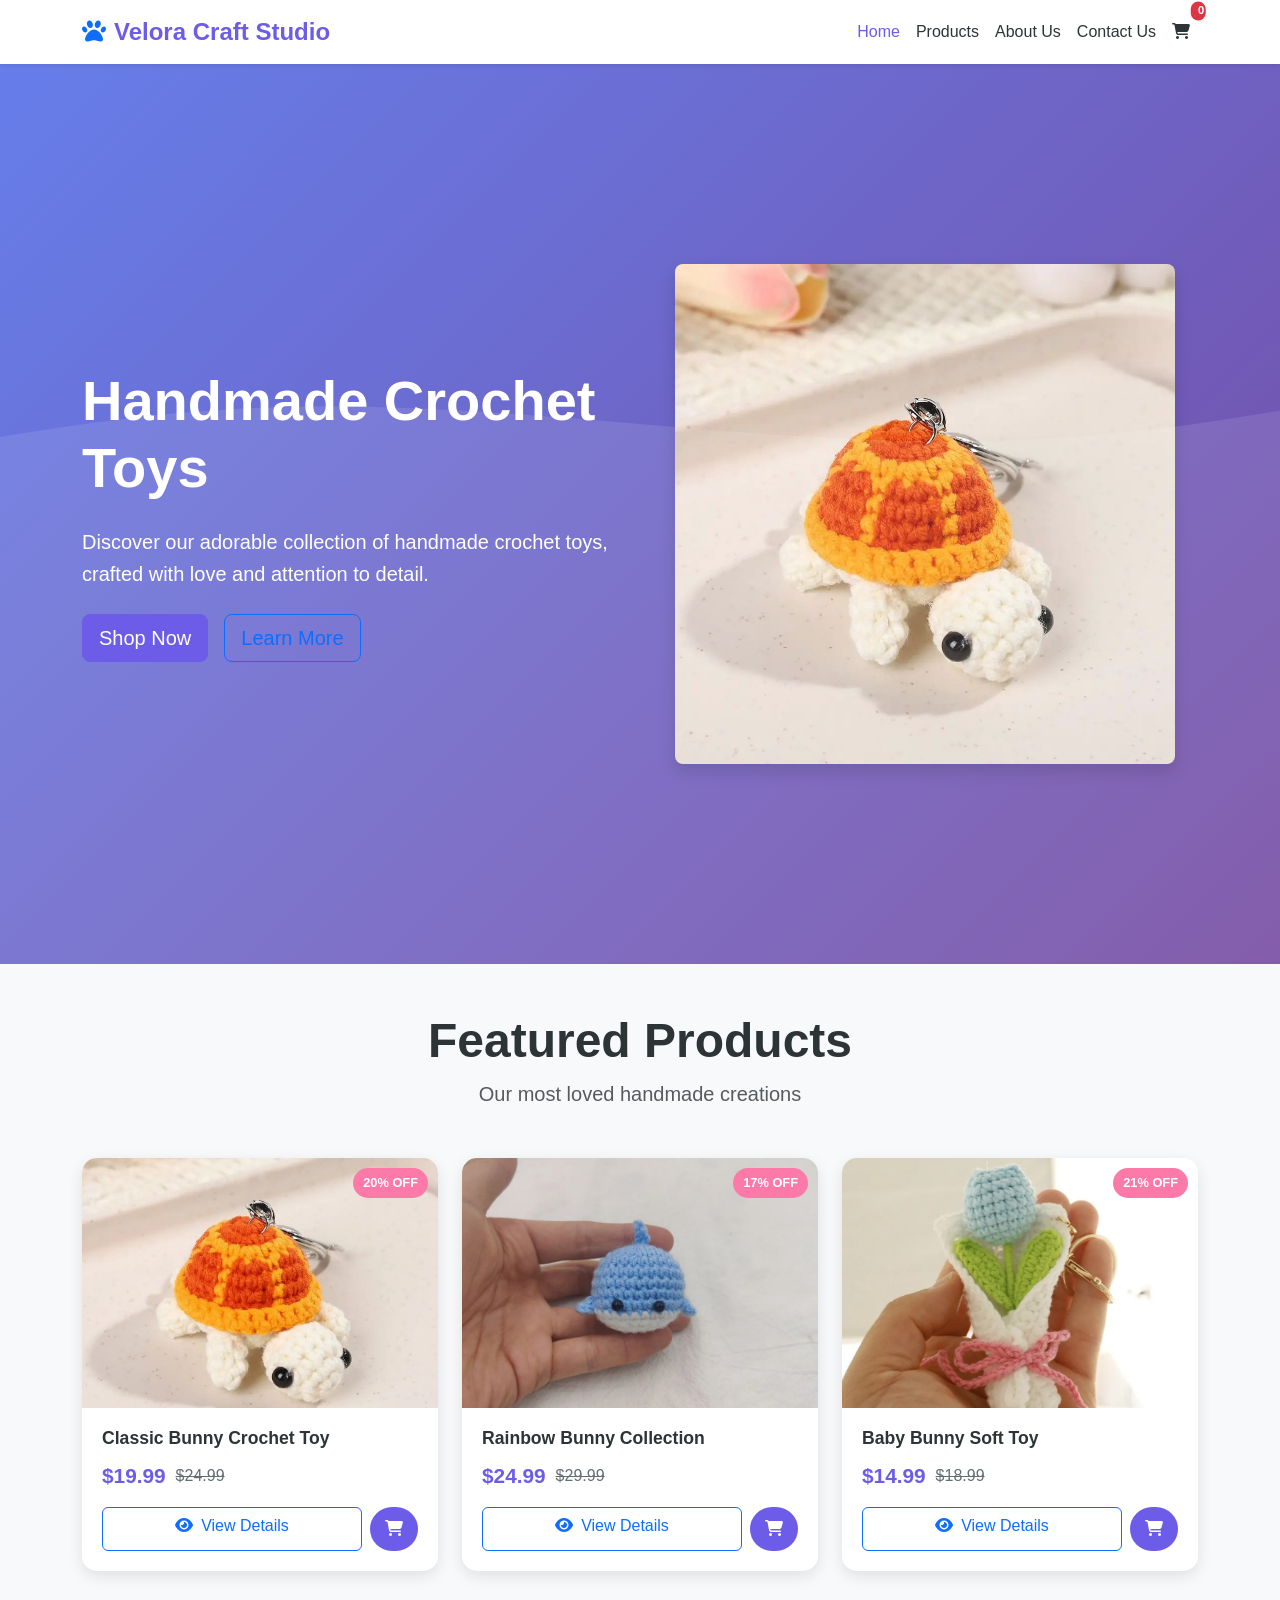
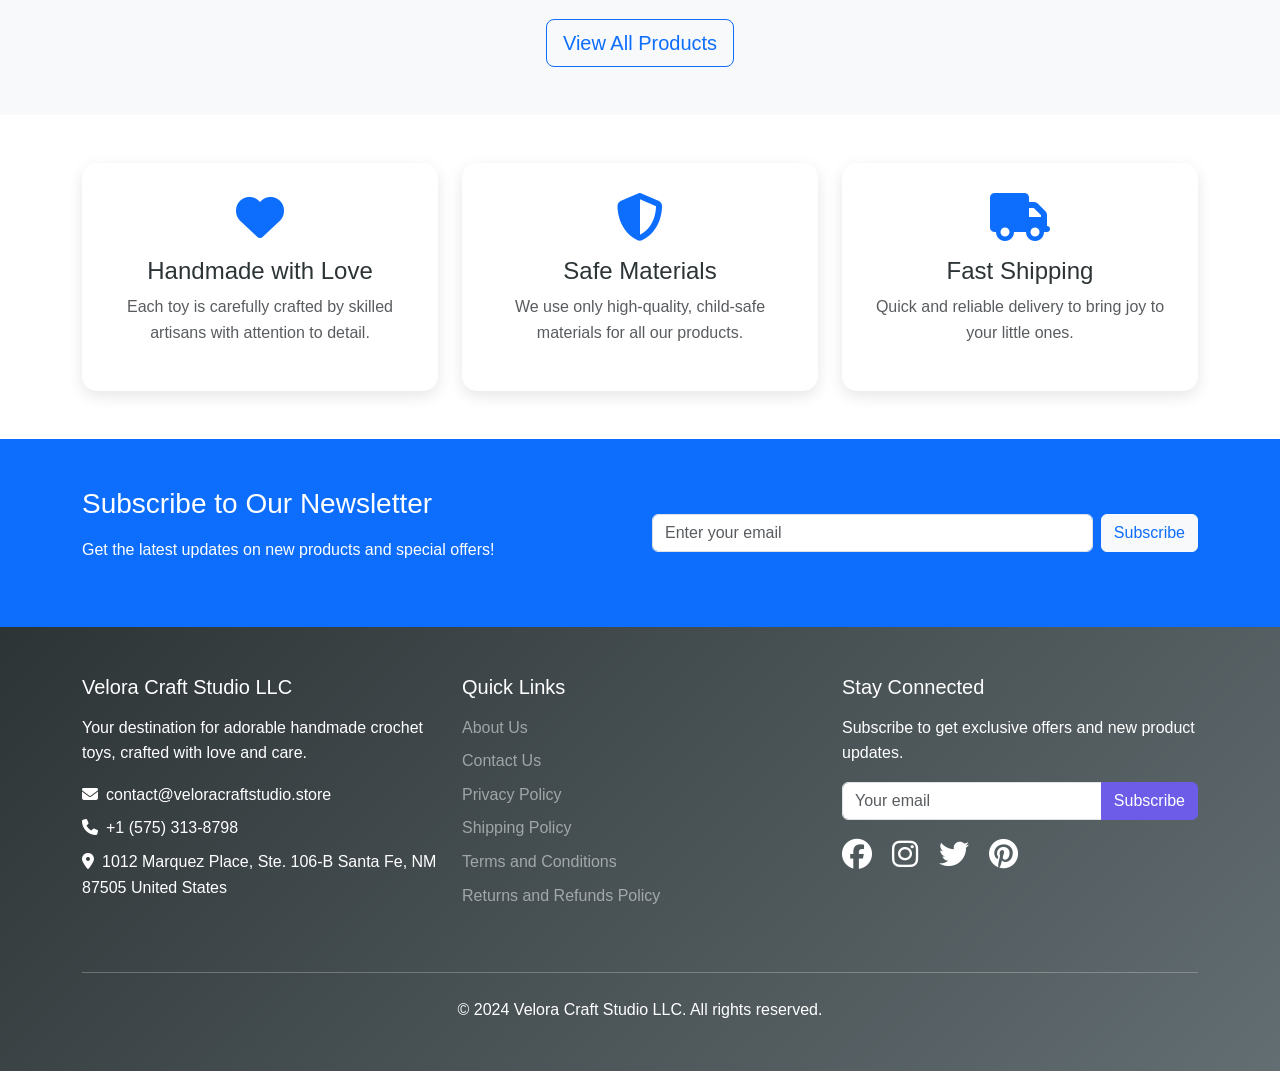
<file: index.html>
<!DOCTYPE html>
<html lang="en">
<head>
    <meta charset="UTF-8">
    <meta name="viewport" content="width=device-width, initial-scale=1.0">
    <title>Velora Craft Studio LLC - Handmade Crochet Toys</title>
    <link href="https://cdn.jsdelivr.net/npm/bootstrap@5.3.0/dist/css/bootstrap.min.css" rel="stylesheet">
    <link rel="stylesheet" href="https://cdnjs.cloudflare.com/ajax/libs/font-awesome/6.4.0/css/all.min.css">
    <link rel="stylesheet" href="styles.css">
</head>
<body>
    <!-- Navigation -->
    <nav class="navbar navbar-expand-lg navbar-light bg-white shadow-sm sticky-top">
        <div class="container">
            <a class="navbar-brand fw-bold" href="index.html">
                <i class="fas fa-paw text-primary me-2"></i>Velora Craft Studio
            </a>
            <button class="navbar-toggler" type="button" data-bs-toggle="collapse" data-bs-target="#navbarNav">
                <span class="navbar-toggler-icon"></span>
            </button>
            <div class="collapse navbar-collapse" id="navbarNav">
                <ul class="navbar-nav ms-auto">
                    <li class="nav-item">
                        <a class="nav-link active" href="index.html">Home</a>
                    </li>
                    <li class="nav-item">
                        <a class="nav-link" href="products.html">Products</a>
                    </li>
                    <li class="nav-item">
                        <a class="nav-link" href="about.html">About Us</a>
                    </li>
                    <li class="nav-item">
                        <a class="nav-link" href="contact.html">Contact Us</a>
                    </li>
                    <li class="nav-item">
                        <a class="nav-link position-relative" href="cart.html">
                            <i class="fas fa-shopping-cart"></i>
                            <span class="position-absolute top-0 start-100 translate-middle badge rounded-pill bg-danger cart-count">
                                0
                            </span>
                        </a>
                    </li>
                </ul>
            </div>
        </div>
    </nav>

    <!-- Hero Section -->
    <section class="hero-section">
        <div class="container">
            <div class="row align-items-center min-vh-100">
                <div class="col-lg-6">
                    <div class="hero-content">
                        <h1 class="display-4 fw-bold mb-4">Handmade Crochet Toys</h1>
                        <p class="lead mb-4">Discover our adorable collection of handmade crochet toys, crafted with love and attention to detail.</p>
                        <div class="d-flex gap-3">
                            <a href="products.html" class="btn btn-primary btn-lg">Shop Now</a>
                            <a href="about.html" class="btn btn-outline-primary btn-lg">Learn More</a>
                        </div>
                    </div>
                </div>
                <div class="col-lg-6">
                    <div class="hero-image text-center">
                        <img src="Products/1/variant-image-1.jpeg" alt="Handmade Crochet Bunny" class="img-fluid rounded-3 shadow">
                    </div>
                </div>
            </div>
        </div>
    </section>

    <!-- Featured Products -->
    <section class="py-5 bg-light">
        <div class="container">
            <div class="text-center mb-5">
                <h2 class="display-5 fw-bold">Featured Products</h2>
                <p class="lead text-muted">Our most loved handmade creations</p>
            </div>
            <div class="row g-4" id="featured-products">
                <!-- Products will be loaded here -->
            </div>
            <div class="text-center mt-5">
                <a href="products.html" class="btn btn-outline-primary btn-lg">View All Products</a>
            </div>
        </div>
    </section>

    <!-- Features Section -->
    <section class="py-5">
        <div class="container">
            <div class="row g-4">
                <div class="col-md-4 text-center">
                    <div class="feature-box">
                        <i class="fas fa-heart fa-3x text-primary mb-3"></i>
                        <h4>Handmade with Love</h4>
                        <p class="text-muted">Each toy is carefully crafted by skilled artisans with attention to detail.</p>
                    </div>
                </div>
                <div class="col-md-4 text-center">
                    <div class="feature-box">
                        <i class="fas fa-shield-alt fa-3x text-primary mb-3"></i>
                        <h4>Safe Materials</h4>
                        <p class="text-muted">We use only high-quality, child-safe materials for all our products.</p>
                    </div>
                </div>
                <div class="col-md-4 text-center">
                    <div class="feature-box">
                        <i class="fas fa-truck fa-3x text-primary mb-3"></i>
                        <h4>Fast Shipping</h4>
                        <p class="text-muted">Quick and reliable delivery to bring joy to your little ones.</p>
                    </div>
                </div>
            </div>
        </div>
    </section>

    <!-- Newsletter Section -->
    <section class="py-5 bg-primary text-white">
        <div class="container">
            <div class="row align-items-center">
                <div class="col-lg-6">
                    <h3 class="mb-3">Subscribe to Our Newsletter</h3>
                    <p>Get the latest updates on new products and special offers!</p>
                </div>
                <div class="col-lg-6">
                    <form class="d-flex gap-2" id="newsletter-form">
                        <input type="email" class="form-control" placeholder="Enter your email" required>
                        <button type="submit" class="btn btn-light text-primary">Subscribe</button>
                    </form>
                </div>
            </div>
        </div>
    </section>

    <!-- Footer -->
    <footer class="bg-dark text-white py-5">
        <div class="container">
            <div class="row">
                <div class="col-lg-4 mb-4">
                    <h5 class="mb-3">Velora Craft Studio LLC</h5>
                    <p class="mb-3">Your destination for adorable handmade crochet toys, crafted with love and care.</p>
                    <div class="contact-info">
                        <p class="mb-2"><i class="fas fa-envelope me-2"></i>contact@veloracraftstudio.store</p>
                        <p class="mb-2"><i class="fas fa-phone me-2"></i>+1 (575) 313-8798</p>
                        <p class="mb-2"><i class="fas fa-map-marker-alt me-2"></i>1012 Marquez Place, Ste. 106-B Santa Fe, NM 87505 United States</p>
                    </div>
                </div>
                <div class="col-lg-4 mb-4">
                    <h5 class="mb-3">Quick Links</h5>
                    <ul class="list-unstyled">
                        <li class="mb-2"><a href="about.html" class="text-white-50 text-decoration-none">About Us</a></li>
                        <li class="mb-2"><a href="contact.html" class="text-white-50 text-decoration-none">Contact Us</a></li>
                        <li class="mb-2"><a href="privacy.html" class="text-white-50 text-decoration-none">Privacy Policy</a></li>
                        <li class="mb-2"><a href="shipping.html" class="text-white-50 text-decoration-none">Shipping Policy</a></li>
                        <li class="mb-2"><a href="terms.html" class="text-white-50 text-decoration-none">Terms and Conditions</a></li>
                        <li class="mb-2"><a href="returns.html" class="text-white-50 text-decoration-none">Returns and Refunds Policy</a></li>
                    </ul>
                </div>
                <div class="col-lg-4 mb-4">
                    <h5 class="mb-3">Stay Connected</h5>
                    <p class="mb-3">Subscribe to get exclusive offers and new product updates.</p>
                    <form id="footer-newsletter-form">
                        <div class="input-group mb-3">
                            <input type="email" class="form-control" placeholder="Your email" required>
                            <button class="btn btn-primary" type="submit">Subscribe</button>
                        </div>
                    </form>
                    <div class="social-links mt-3">
                        <a href="#" class="text-white me-3"><i class="fab fa-facebook fa-lg"></i></a>
                        <a href="#" class="text-white me-3"><i class="fab fa-instagram fa-lg"></i></a>
                        <a href="#" class="text-white me-3"><i class="fab fa-twitter fa-lg"></i></a>
                        <a href="#" class="text-white"><i class="fab fa-pinterest fa-lg"></i></a>
                    </div>
                </div>
            </div>
            <hr class="bg-white-50 my-4">
            <div class="text-center">
                <p class="mb-0">&copy; 2024 Velora Craft Studio LLC. All rights reserved.</p>
            </div>
        </div>
    </footer>

    <script src="https://cdn.jsdelivr.net/npm/bootstrap@5.3.0/dist/js/bootstrap.bundle.min.js"></script>
    <script src="script.js"></script>
</body>
</html>
</file>
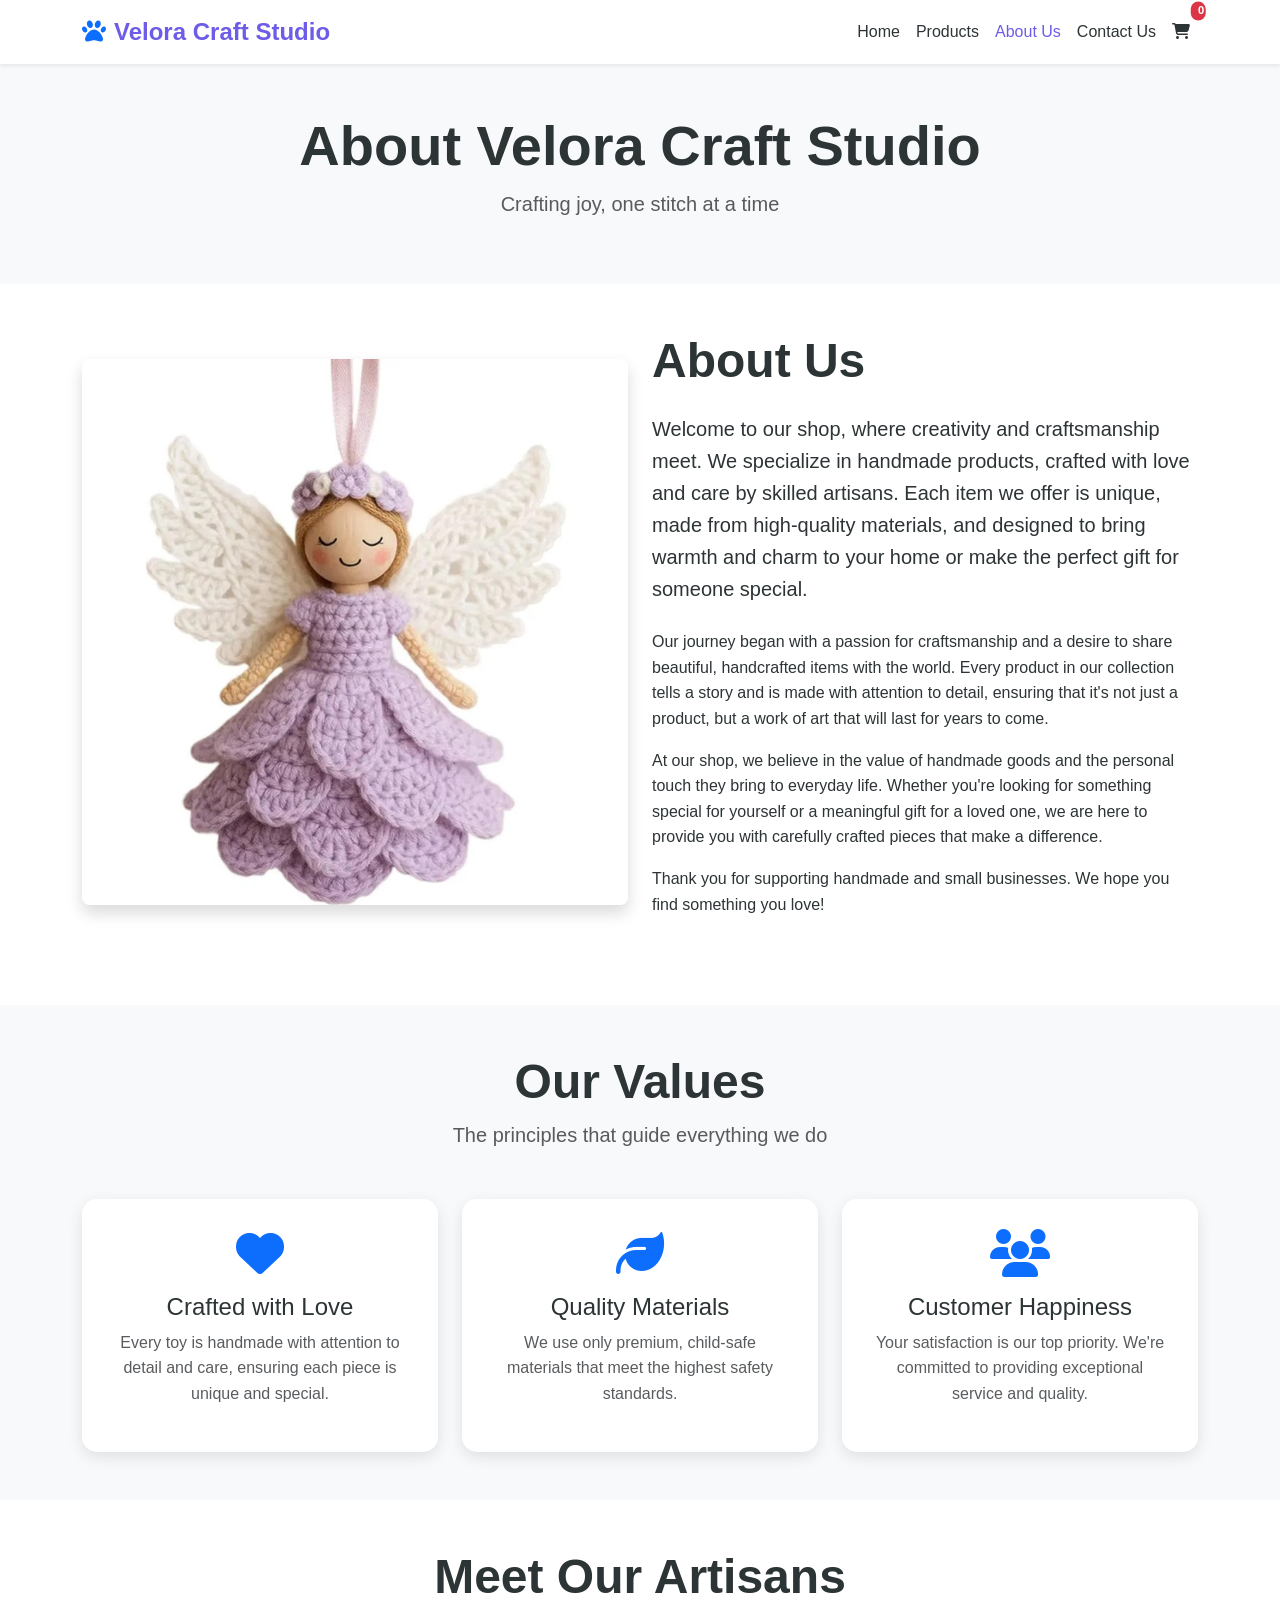
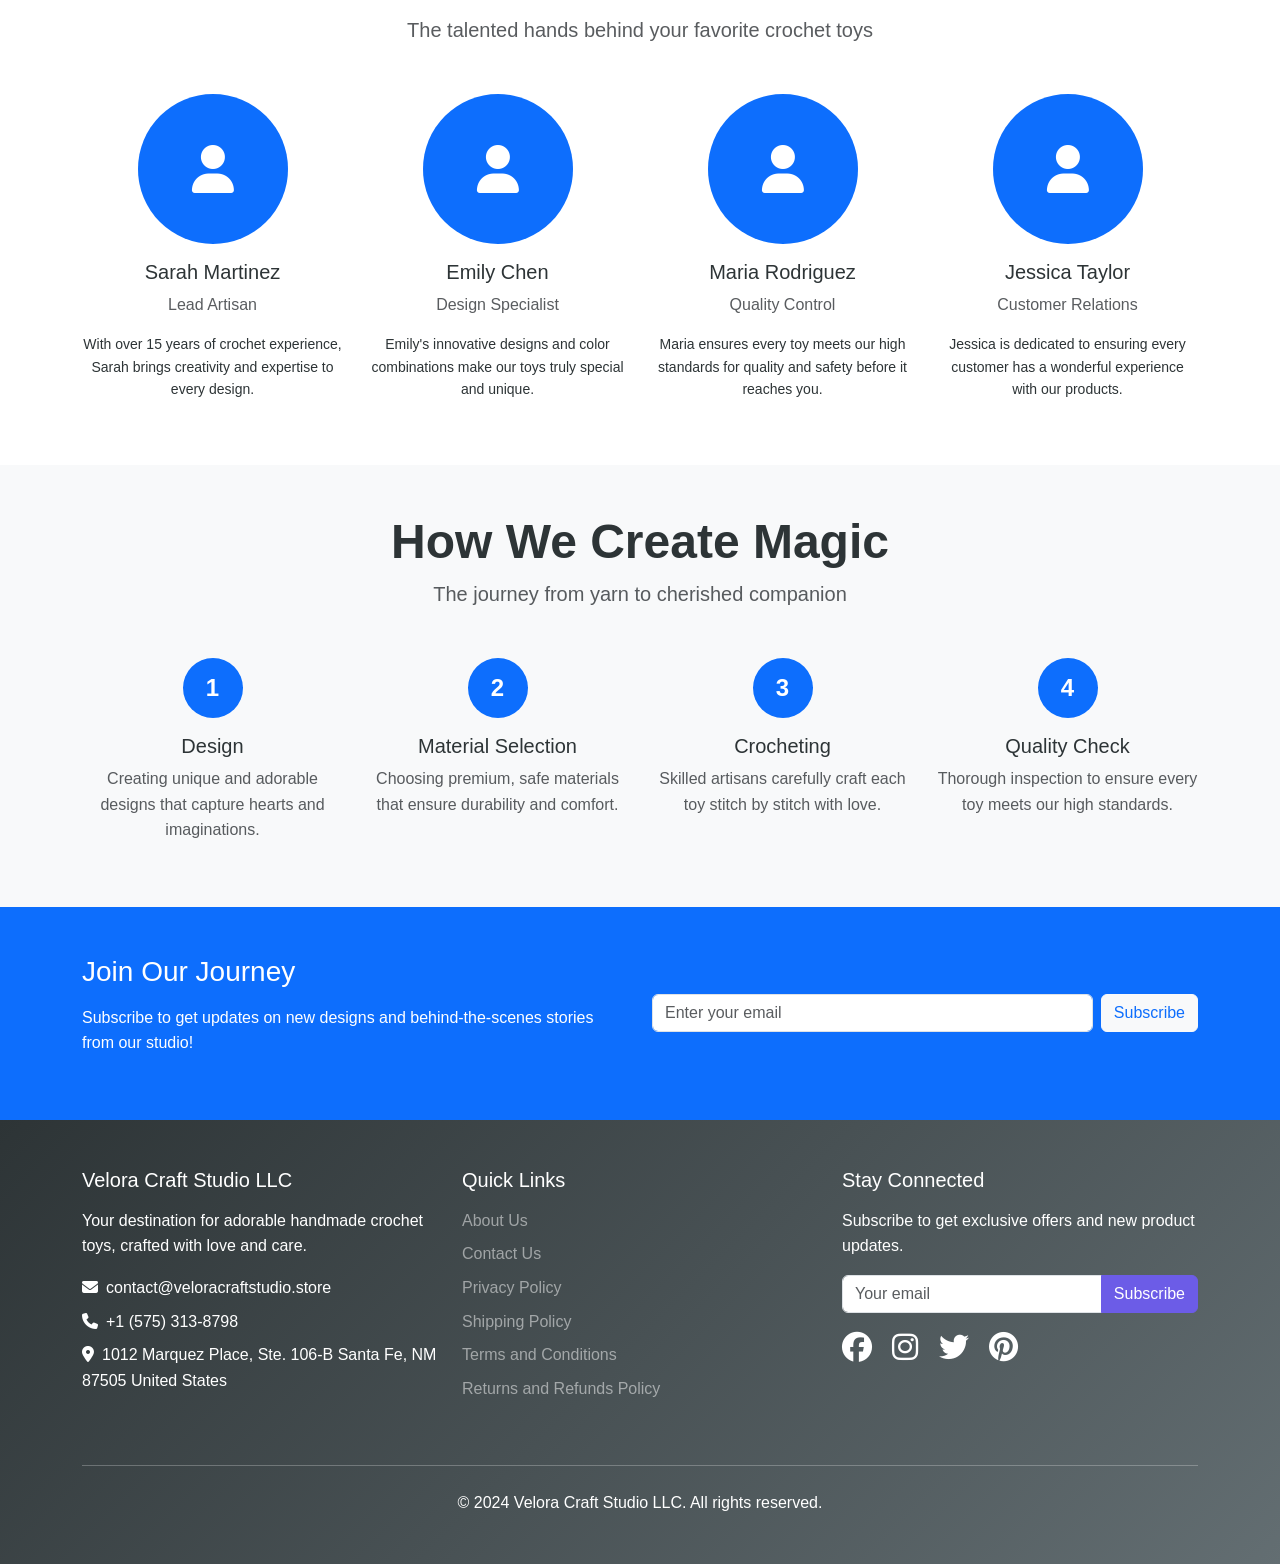
<file: about.html>
<!DOCTYPE html>
<html lang="en">
<head>
    <meta charset="UTF-8">
    <meta name="viewport" content="width=device-width, initial-scale=1.0">
    <title>About Us - Velora Craft Studio LLC</title>
    <link href="https://cdn.jsdelivr.net/npm/bootstrap@5.3.0/dist/css/bootstrap.min.css" rel="stylesheet">
    <link rel="stylesheet" href="https://cdnjs.cloudflare.com/ajax/libs/font-awesome/6.4.0/css/all.min.css">
    <link rel="stylesheet" href="styles.css">
</head>
<body>
    <!-- Navigation -->
    <nav class="navbar navbar-expand-lg navbar-light bg-white shadow-sm sticky-top">
        <div class="container">
            <a class="navbar-brand fw-bold" href="index.html">
                <i class="fas fa-paw text-primary me-2"></i>Velora Craft Studio
            </a>
            <button class="navbar-toggler" type="button" data-bs-toggle="collapse" data-bs-target="#navbarNav">
                <span class="navbar-toggler-icon"></span>
            </button>
            <div class="collapse navbar-collapse" id="navbarNav">
                <ul class="navbar-nav ms-auto">
                    <li class="nav-item">
                        <a class="nav-link" href="index.html">Home</a>
                    </li>
                    <li class="nav-item">
                        <a class="nav-link" href="products.html">Products</a>
                    </li>
                    <li class="nav-item">
                        <a class="nav-link active" href="about.html">About Us</a>
                    </li>
                    <li class="nav-item">
                        <a class="nav-link" href="contact.html">Contact Us</a>
                    </li>
                    <li class="nav-item">
                        <a class="nav-link position-relative" href="cart.html">
                            <i class="fas fa-shopping-cart"></i>
                            <span class="position-absolute top-0 start-100 translate-middle badge rounded-pill bg-danger cart-count">
                                0
                            </span>
                        </a>
                    </li>
                </ul>
            </div>
        </div>
    </nav>

    <!-- Page Header -->
    <section class="py-5 bg-light">
        <div class="container">
            <div class="text-center">
                <h1 class="display-4 fw-bold">About Velora Craft Studio</h1>
                <p class="lead text-muted">Crafting joy, one stitch at a time</p>
            </div>
        </div>
    </section>

    <!-- Our Story -->
    <section class="py-5">
        <div class="container">
            <div class="row align-items-center">
                <div class="col-lg-6 mb-4">
                    <img src="Products/4/variant-image-1.jpeg" alt="Our Craft Studio" class="img-fluid rounded-3 shadow">
                </div>
                <div class="col-lg-6 mb-4">
                    <h2 class="display-5 fw-bold mb-4">About Us</h2>
                    <p class="lead mb-4">Welcome to our shop, where creativity and craftsmanship meet. We specialize in handmade products, crafted with love and care by skilled artisans. Each item we offer is unique, made from high-quality materials, and designed to bring warmth and charm to your home or make the perfect gift for someone special.</p>
                    <p class="mb-3">Our journey began with a passion for craftsmanship and a desire to share beautiful, handcrafted items with the world. Every product in our collection tells a story and is made with attention to detail, ensuring that it's not just a product, but a work of art that will last for years to come.</p>
                    <p class="mb-3">At our shop, we believe in the value of handmade goods and the personal touch they bring to everyday life. Whether you're looking for something special for yourself or a meaningful gift for a loved one, we are here to provide you with carefully crafted pieces that make a difference.</p>
                    <p>Thank you for supporting handmade and small businesses. We hope you find something you love!</p>
                </div>
            </div>
        </div>
    </section>

    <!-- Our Values -->
    <section class="py-5 bg-light">
        <div class="container">
            <div class="text-center mb-5">
                <h2 class="display-5 fw-bold">Our Values</h2>
                <p class="lead text-muted">The principles that guide everything we do</p>
            </div>
            <div class="row g-4">
                <div class="col-md-4">
                    <div class="text-center">
                        <div class="feature-box">
                            <i class="fas fa-heart fa-3x text-primary mb-3"></i>
                            <h4>Crafted with Love</h4>
                            <p class="text-muted">Every toy is handmade with attention to detail and care, ensuring each piece is unique and special.</p>
                        </div>
                    </div>
                </div>
                <div class="col-md-4">
                    <div class="text-center">
                        <div class="feature-box">
                            <i class="fas fa-leaf fa-3x text-primary mb-3"></i>
                            <h4>Quality Materials</h4>
                            <p class="text-muted">We use only premium, child-safe materials that meet the highest safety standards.</p>
                        </div>
                    </div>
                </div>
                <div class="col-md-4">
                    <div class="text-center">
                        <div class="feature-box">
                            <i class="fas fa-users fa-3x text-primary mb-3"></i>
                            <h4>Customer Happiness</h4>
                            <p class="text-muted">Your satisfaction is our top priority. We're committed to providing exceptional service and quality.</p>
                        </div>
                    </div>
                </div>
            </div>
        </div>
    </section>

    <!-- Meet the Team -->
    <section class="py-5">
        <div class="container">
            <div class="text-center mb-5">
                <h2 class="display-5 fw-bold">Meet Our Artisans</h2>
                <p class="lead text-muted">The talented hands behind your favorite crochet toys</p>
            </div>
            <div class="row g-4">
                <div class="col-lg-3 col-md-6">
                    <div class="text-center">
                        <div class="mb-3">
                            <div class="bg-primary rounded-circle d-inline-flex align-items-center justify-content-center" style="width: 150px; height: 150px;">
                                <i class="fas fa-user fa-3x text-white"></i>
                            </div>
                        </div>
                        <h5>Sarah Martinez</h5>
                        <p class="text-muted">Lead Artisan</p>
                        <p class="small">With over 15 years of crochet experience, Sarah brings creativity and expertise to every design.</p>
                    </div>
                </div>
                <div class="col-lg-3 col-md-6">
                    <div class="text-center">
                        <div class="mb-3">
                            <div class="bg-primary rounded-circle d-inline-flex align-items-center justify-content-center" style="width: 150px; height: 150px;">
                                <i class="fas fa-user fa-3x text-white"></i>
                            </div>
                        </div>
                        <h5>Emily Chen</h5>
                        <p class="text-muted">Design Specialist</p>
                        <p class="small">Emily's innovative designs and color combinations make our toys truly special and unique.</p>
                    </div>
                </div>
                <div class="col-lg-3 col-md-6">
                    <div class="text-center">
                        <div class="mb-3">
                            <div class="bg-primary rounded-circle d-inline-flex align-items-center justify-content-center" style="width: 150px; height: 150px;">
                                <i class="fas fa-user fa-3x text-white"></i>
                            </div>
                        </div>
                        <h5>Maria Rodriguez</h5>
                        <p class="text-muted">Quality Control</p>
                        <p class="small">Maria ensures every toy meets our high standards for quality and safety before it reaches you.</p>
                    </div>
                </div>
                <div class="col-lg-3 col-md-6">
                    <div class="text-center">
                        <div class="mb-3">
                            <div class="bg-primary rounded-circle d-inline-flex align-items-center justify-content-center" style="width: 150px; height: 150px;">
                                <i class="fas fa-user fa-3x text-white"></i>
                            </div>
                        </div>
                        <h5>Jessica Taylor</h5>
                        <p class="text-muted">Customer Relations</p>
                        <p class="small">Jessica is dedicated to ensuring every customer has a wonderful experience with our products.</p>
                    </div>
                </div>
            </div>
        </div>
    </section>

    <!-- Our Process -->
    <section class="py-5 bg-light">
        <div class="container">
            <div class="text-center mb-5">
                <h2 class="display-5 fw-bold">How We Create Magic</h2>
                <p class="lead text-muted">The journey from yarn to cherished companion</p>
            </div>
            <div class="row g-4">
                <div class="col-md-3 text-center">
                    <div class="process-step">
                        <div class="step-number mb-3">
                            <span class="bg-primary text-white rounded-circle d-inline-flex align-items-center justify-content-center" style="width: 60px; height: 60px; font-size: 24px; font-weight: bold;">1</span>
                        </div>
                        <h5>Design</h5>
                        <p class="text-muted">Creating unique and adorable designs that capture hearts and imaginations.</p>
                    </div>
                </div>
                <div class="col-md-3 text-center">
                    <div class="process-step">
                        <div class="step-number mb-3">
                            <span class="bg-primary text-white rounded-circle d-inline-flex align-items-center justify-content-center" style="width: 60px; height: 60px; font-size: 24px; font-weight: bold;">2</span>
                        </div>
                        <h5>Material Selection</h5>
                        <p class="text-muted">Choosing premium, safe materials that ensure durability and comfort.</p>
                    </div>
                </div>
                <div class="col-md-3 text-center">
                    <div class="process-step">
                        <div class="step-number mb-3">
                            <span class="bg-primary text-white rounded-circle d-inline-flex align-items-center justify-content-center" style="width: 60px; height: 60px; font-size: 24px; font-weight: bold;">3</span>
                        </div>
                        <h5>Crocheting</h5>
                        <p class="text-muted">Skilled artisans carefully craft each toy stitch by stitch with love.</p>
                    </div>
                </div>
                <div class="col-md-3 text-center">
                    <div class="process-step">
                        <div class="step-number mb-3">
                            <span class="bg-primary text-white rounded-circle d-inline-flex align-items-center justify-content-center" style="width: 60px; height: 60px; font-size: 24px; font-weight: bold;">4</span>
                        </div>
                        <h5>Quality Check</h5>
                        <p class="text-muted">Thorough inspection to ensure every toy meets our high standards.</p>
                    </div>
                </div>
            </div>
        </div>
    </section>

    <!-- Newsletter Section -->
    <section class="py-5 bg-primary text-white">
        <div class="container">
            <div class="row align-items-center">
                <div class="col-lg-6">
                    <h3 class="mb-3">Join Our Journey</h3>
                    <p>Subscribe to get updates on new designs and behind-the-scenes stories from our studio!</p>
                </div>
                <div class="col-lg-6">
                    <form class="d-flex gap-2" id="newsletter-form">
                        <input type="email" class="form-control" placeholder="Enter your email" required>
                        <button type="submit" class="btn btn-light text-primary">Subscribe</button>
                    </form>
                </div>
            </div>
        </div>
    </section>

    <!-- Footer -->
    <footer class="bg-dark text-white py-5">
        <div class="container">
            <div class="row">
                <div class="col-lg-4 mb-4">
                    <h5 class="mb-3">Velora Craft Studio LLC</h5>
                    <p class="mb-3">Your destination for adorable handmade crochet toys, crafted with love and care.</p>
                    <div class="contact-info">
                        <p class="mb-2"><i class="fas fa-envelope me-2"></i>contact@veloracraftstudio.store</p>
                        <p class="mb-2"><i class="fas fa-phone me-2"></i>+1 (575) 313-8798</p>
                        <p class="mb-2"><i class="fas fa-map-marker-alt me-2"></i>1012 Marquez Place, Ste. 106-B Santa Fe, NM 87505 United States</p>
                    </div>
                </div>
                <div class="col-lg-4 mb-4">
                    <h5 class="mb-3">Quick Links</h5>
                    <ul class="list-unstyled">
                        <li class="mb-2"><a href="about.html" class="text-white-50 text-decoration-none">About Us</a></li>
                        <li class="mb-2"><a href="contact.html" class="text-white-50 text-decoration-none">Contact Us</a></li>
                        <li class="mb-2"><a href="privacy.html" class="text-white-50 text-decoration-none">Privacy Policy</a></li>
                        <li class="mb-2"><a href="shipping.html" class="text-white-50 text-decoration-none">Shipping Policy</a></li>
                        <li class="mb-2"><a href="terms.html" class="text-white-50 text-decoration-none">Terms and Conditions</a></li>
                        <li class="mb-2"><a href="returns.html" class="text-white-50 text-decoration-none">Returns and Refunds Policy</a></li>
                    </ul>
                </div>
                <div class="col-lg-4 mb-4">
                    <h5 class="mb-3">Stay Connected</h5>
                    <p class="mb-3">Subscribe to get exclusive offers and new product updates.</p>
                    <form id="footer-newsletter-form">
                        <div class="input-group mb-3">
                            <input type="email" class="form-control" placeholder="Your email" required>
                            <button class="btn btn-primary" type="submit">Subscribe</button>
                        </div>
                    </form>
                    <div class="social-links mt-3">
                        <a href="#" class="text-white me-3"><i class="fab fa-facebook fa-lg"></i></a>
                        <a href="#" class="text-white me-3"><i class="fab fa-instagram fa-lg"></i></a>
                        <a href="#" class="text-white me-3"><i class="fab fa-twitter fa-lg"></i></a>
                        <a href="#" class="text-white"><i class="fab fa-pinterest fa-lg"></i></a>
                    </div>
                </div>
            </div>
            <hr class="bg-white-50 my-4">
            <div class="text-center">
                <p class="mb-0">&copy; 2024 Velora Craft Studio LLC. All rights reserved.</p>
            </div>
        </div>
    </footer>

    <script src="https://cdn.jsdelivr.net/npm/bootstrap@5.3.0/dist/js/bootstrap.bundle.min.js"></script>
    <script src="script.js"></script>
</body>
</html>
</file>
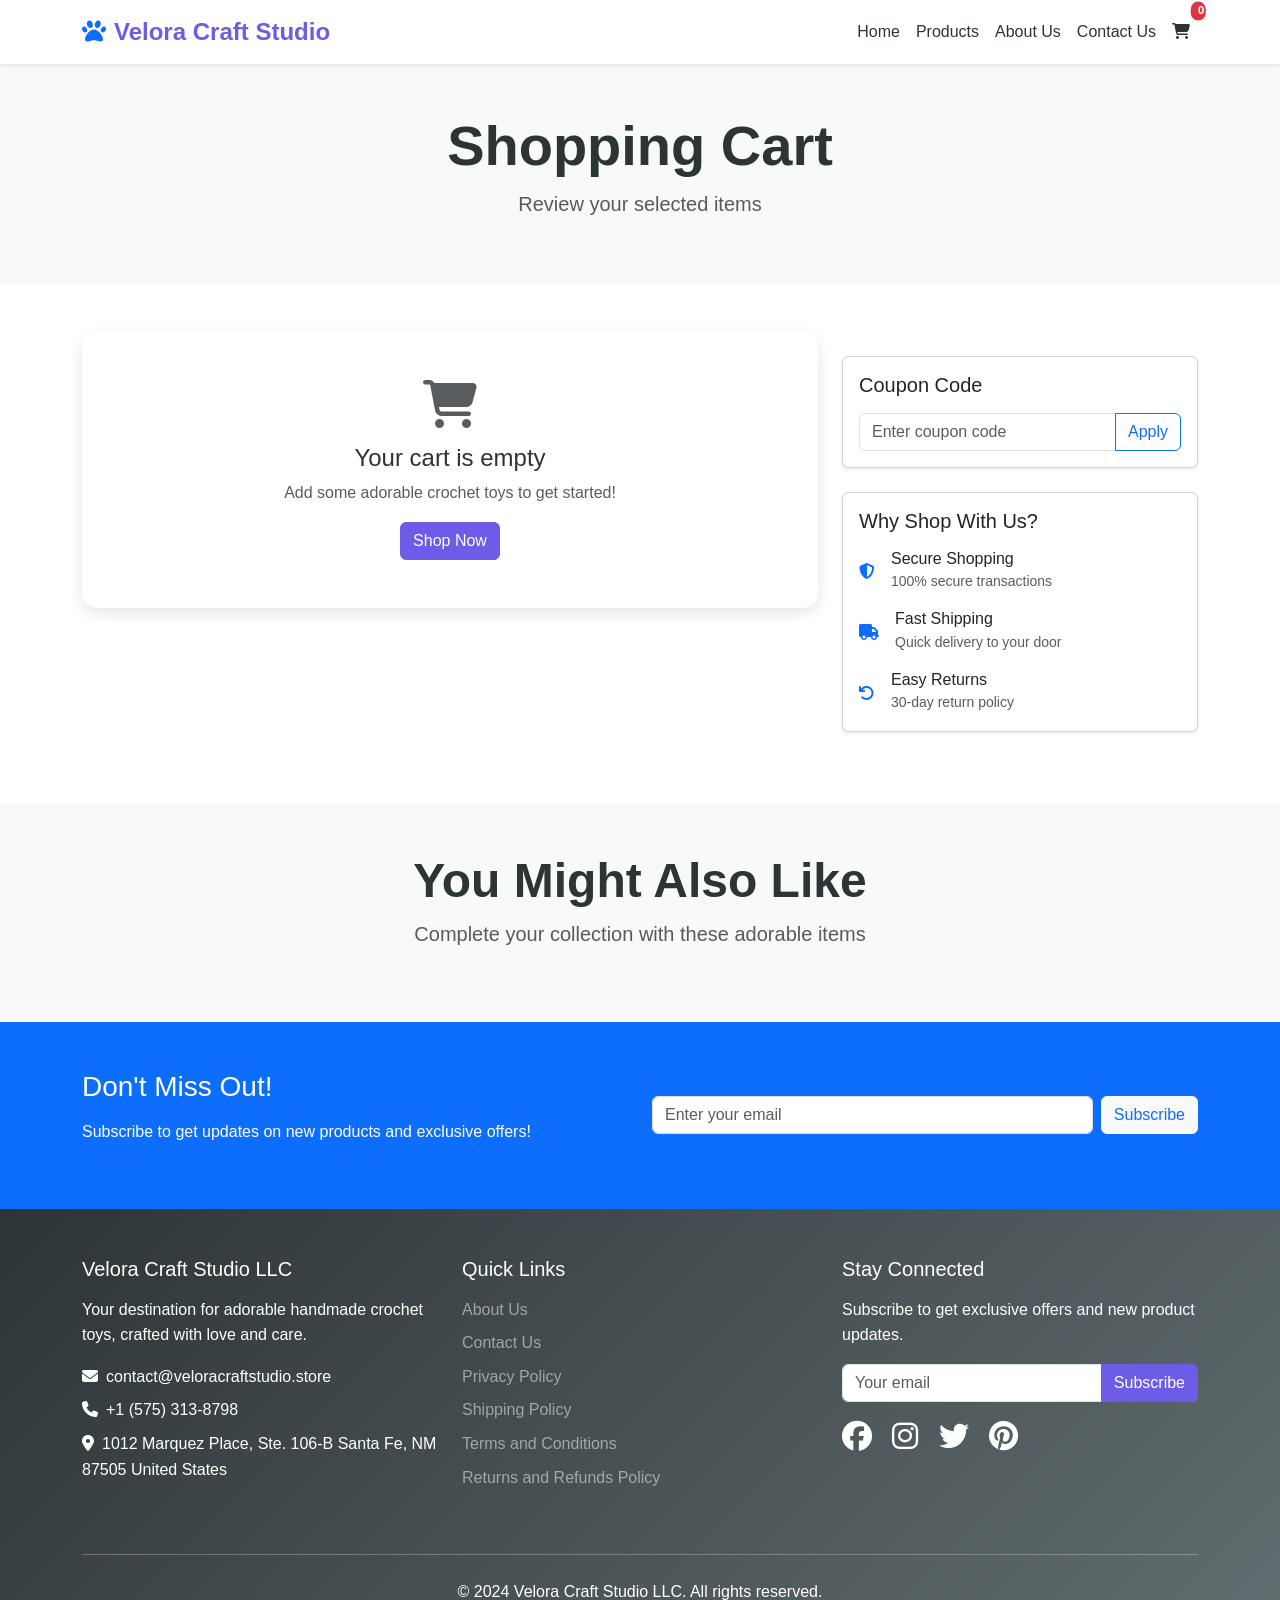
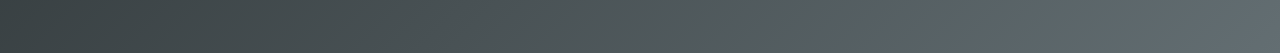
<file: cart.html>
<!DOCTYPE html>
<html lang="en">
<head>
    <meta charset="UTF-8">
    <meta name="viewport" content="width=device-width, initial-scale=1.0">
    <title>Shopping Cart - Velora Craft Studio LLC</title>
    <link href="https://cdn.jsdelivr.net/npm/bootstrap@5.3.0/dist/css/bootstrap.min.css" rel="stylesheet">
    <link rel="stylesheet" href="https://cdnjs.cloudflare.com/ajax/libs/font-awesome/6.4.0/css/all.min.css">
    <link rel="stylesheet" href="styles.css">
</head>
<body>
    <!-- Navigation -->
    <nav class="navbar navbar-expand-lg navbar-light bg-white shadow-sm sticky-top">
        <div class="container">
            <a class="navbar-brand fw-bold" href="index.html">
                <i class="fas fa-paw text-primary me-2"></i>Velora Craft Studio
            </a>
            <button class="navbar-toggler" type="button" data-bs-toggle="collapse" data-bs-target="#navbarNav">
                <span class="navbar-toggler-icon"></span>
            </button>
            <div class="collapse navbar-collapse" id="navbarNav">
                <ul class="navbar-nav ms-auto">
                    <li class="nav-item">
                        <a class="nav-link" href="index.html">Home</a>
                    </li>
                    <li class="nav-item">
                        <a class="nav-link" href="products.html">Products</a>
                    </li>
                    <li class="nav-item">
                        <a class="nav-link" href="about.html">About Us</a>
                    </li>
                    <li class="nav-item">
                        <a class="nav-link" href="contact.html">Contact Us</a>
                    </li>
                    <li class="nav-item">
                        <a class="nav-link position-relative" href="cart.html">
                            <i class="fas fa-shopping-cart"></i>
                            <span class="position-absolute top-0 start-100 translate-middle badge rounded-pill bg-danger cart-count">
                                0
                            </span>
                        </a>
                    </li>
                </ul>
            </div>
        </div>
    </nav>

    <!-- Page Header -->
    <section class="py-5 bg-light">
        <div class="container">
            <div class="text-center">
                <h1 class="display-4 fw-bold">Shopping Cart</h1>
                <p class="lead text-muted">Review your selected items</p>
            </div>
        </div>
    </section>

    <!-- Cart Content -->
    <section class="py-5">
        <div class="container">
            <div class="row">
                <!-- Cart Items -->
                <div class="col-lg-8 mb-4">
                    <div class="cart-table" id="cart-items">
                        <!-- Cart items will be loaded here by JavaScript -->
                    </div>
                </div>
                
                <!-- Cart Summary -->
                <div class="col-lg-4 mb-4">
                    <div class="cart-summary" id="cart-summary" style="display: none;">
                        <!-- Cart summary will be loaded here by JavaScript -->
                    </div>
                    
                    <!-- Coupon Code -->
                    <div class="card shadow-sm mt-4">
                        <div class="card-body">
                            <h5 class="card-title mb-3">Coupon Code</h5>
                            <form id="coupon-form">
                                <div class="input-group">
                                    <input type="text" class="form-control" placeholder="Enter coupon code">
                                    <button class="btn btn-outline-primary" type="submit">Apply</button>
                                </div>
                            </form>
                        </div>
                    </div>
                    
                    <!-- Trust Badges -->
                    <div class="card shadow-sm mt-4">
                        <div class="card-body">
                            <h5 class="card-title mb-3">Why Shop With Us?</h5>
                            <div class="d-flex align-items-center mb-3">
                                <i class="fas fa-shield-alt text-primary me-3"></i>
                                <div>
                                    <h6 class="mb-0">Secure Shopping</h6>
                                    <small class="text-muted">100% secure transactions</small>
                                </div>
                            </div>
                            <div class="d-flex align-items-center mb-3">
                                <i class="fas fa-truck text-primary me-3"></i>
                                <div>
                                    <h6 class="mb-0">Fast Shipping</h6>
                                    <small class="text-muted">Quick delivery to your door</small>
                                </div>
                            </div>
                            <div class="d-flex align-items-center">
                                <i class="fas fa-undo text-primary me-3"></i>
                                <div>
                                    <h6 class="mb-0">Easy Returns</h6>
                                    <small class="text-muted">30-day return policy</small>
                                </div>
                            </div>
                        </div>
                    </div>
                </div>
            </div>
        </div>
    </section>

    <!-- Related Products -->
    <section class="py-5 bg-light">
        <div class="container">
            <div class="text-center mb-5">
                <h2 class="display-5 fw-bold">You Might Also Like</h2>
                <p class="lead text-muted">Complete your collection with these adorable items</p>
            </div>
            <div class="row g-4" id="related-products">
                <!-- Related products will be loaded here -->
            </div>
        </div>
    </section>

    <!-- Newsletter Section -->
    <section class="py-5 bg-primary text-white">
        <div class="container">
            <div class="row align-items-center">
                <div class="col-lg-6">
                    <h3 class="mb-3">Don't Miss Out!</h3>
                    <p>Subscribe to get updates on new products and exclusive offers!</p>
                </div>
                <div class="col-lg-6">
                    <form class="d-flex gap-2" id="newsletter-form">
                        <input type="email" class="form-control" placeholder="Enter your email" required>
                        <button type="submit" class="btn btn-light text-primary">Subscribe</button>
                    </form>
                </div>
            </div>
        </div>
    </section>

    <!-- Footer -->
    <footer class="bg-dark text-white py-5">
        <div class="container">
            <div class="row">
                <div class="col-lg-4 mb-4">
                    <h5 class="mb-3">Velora Craft Studio LLC</h5>
                    <p class="mb-3">Your destination for adorable handmade crochet toys, crafted with love and care.</p>
                    <div class="contact-info">
                        <p class="mb-2"><i class="fas fa-envelope me-2"></i>contact@veloracraftstudio.store</p>
                        <p class="mb-2"><i class="fas fa-phone me-2"></i>+1 (575) 313-8798</p>
                        <p class="mb-2"><i class="fas fa-map-marker-alt me-2"></i>1012 Marquez Place, Ste. 106-B Santa Fe, NM 87505 United States</p>
                    </div>
                </div>
                <div class="col-lg-4 mb-4">
                    <h5 class="mb-3">Quick Links</h5>
                    <ul class="list-unstyled">
                        <li class="mb-2"><a href="about.html" class="text-white-50 text-decoration-none">About Us</a></li>
                        <li class="mb-2"><a href="contact.html" class="text-white-50 text-decoration-none">Contact Us</a></li>
                        <li class="mb-2"><a href="privacy.html" class="text-white-50 text-decoration-none">Privacy Policy</a></li>
                        <li class="mb-2"><a href="shipping.html" class="text-white-50 text-decoration-none">Shipping Policy</a></li>
                        <li class="mb-2"><a href="terms.html" class="text-white-50 text-decoration-none">Terms and Conditions</a></li>
                        <li class="mb-2"><a href="returns.html" class="text-white-50 text-decoration-none">Returns and Refunds Policy</a></li>
                    </ul>
                </div>
                <div class="col-lg-4 mb-4">
                    <h5 class="mb-3">Stay Connected</h5>
                    <p class="mb-3">Subscribe to get exclusive offers and new product updates.</p>
                    <form id="footer-newsletter-form">
                        <div class="input-group mb-3">
                            <input type="email" class="form-control" placeholder="Your email" required>
                            <button class="btn btn-primary" type="submit">Subscribe</button>
                        </div>
                    </form>
                    <div class="social-links mt-3">
                        <a href="#" class="text-white me-3"><i class="fab fa-facebook fa-lg"></i></a>
                        <a href="#" class="text-white me-3"><i class="fab fa-instagram fa-lg"></i></a>
                        <a href="#" class="text-white me-3"><i class="fab fa-twitter fa-lg"></i></a>
                        <a href="#" class="text-white"><i class="fab fa-pinterest fa-lg"></i></a>
                    </div>
                </div>
            </div>
            <hr class="bg-white-50 my-4">
            <div class="text-center">
                <p class="mb-0">&copy; 2024 Velora Craft Studio LLC. All rights reserved.</p>
            </div>
        </div>
    </footer>

    <script src="https://cdn.jsdelivr.net/npm/bootstrap@5.3.0/dist/js/bootstrap.bundle.min.js"></script>
    <script src="script.js"></script>
    <script>
        // Coupon form handler
        document.getElementById('coupon-form')?.addEventListener('submit', function(e) {
            e.preventDefault();
            const couponCode = this.querySelector('input[type="text"]').value;
            
            if (window.cart) {
                if (couponCode.toUpperCase() === 'SAVE10') {
                    window.cart.showToast('Coupon applied! 10% discount added.', 'success');
                } else {
                    window.cart.showToast('Invalid coupon code', 'error');
                }
            } else {
                alert('Coupon functionality not available');
            }
            
            this.reset();
        });
    </script>
</body>
</html>
</file>
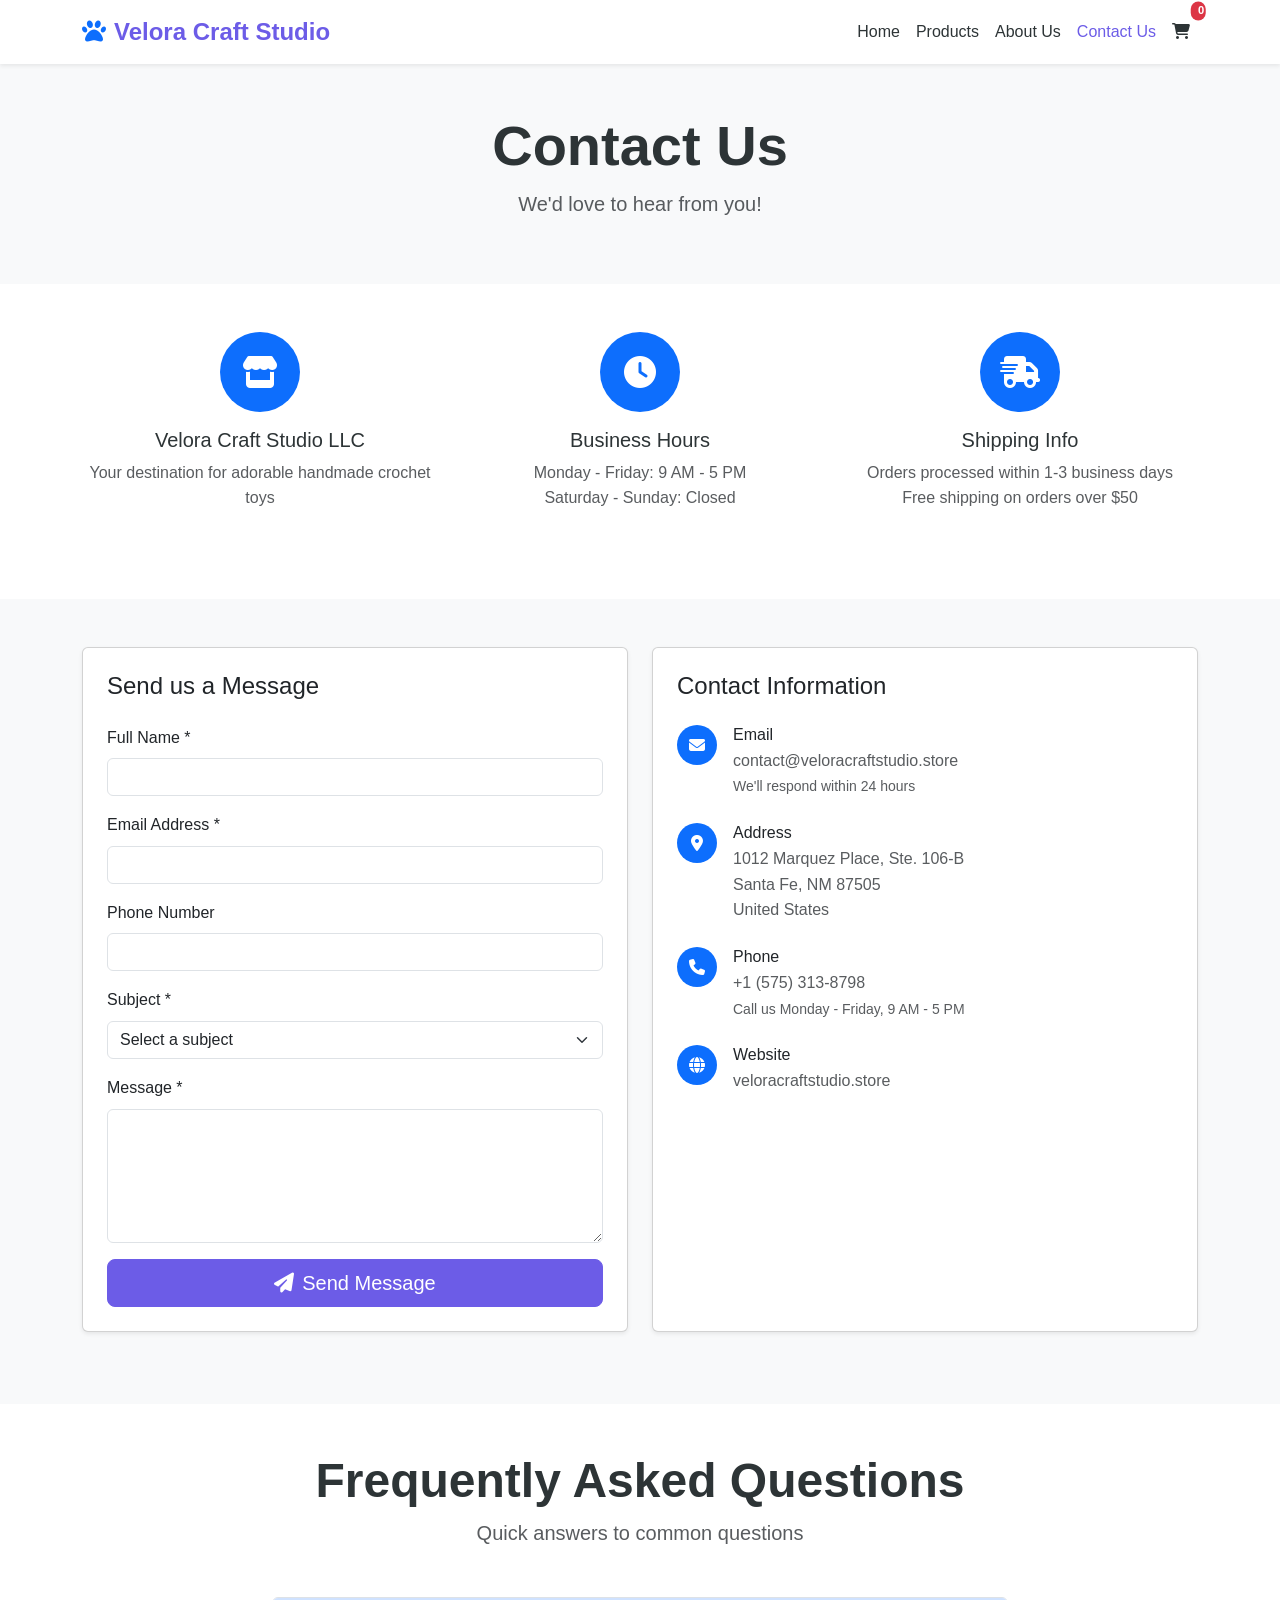
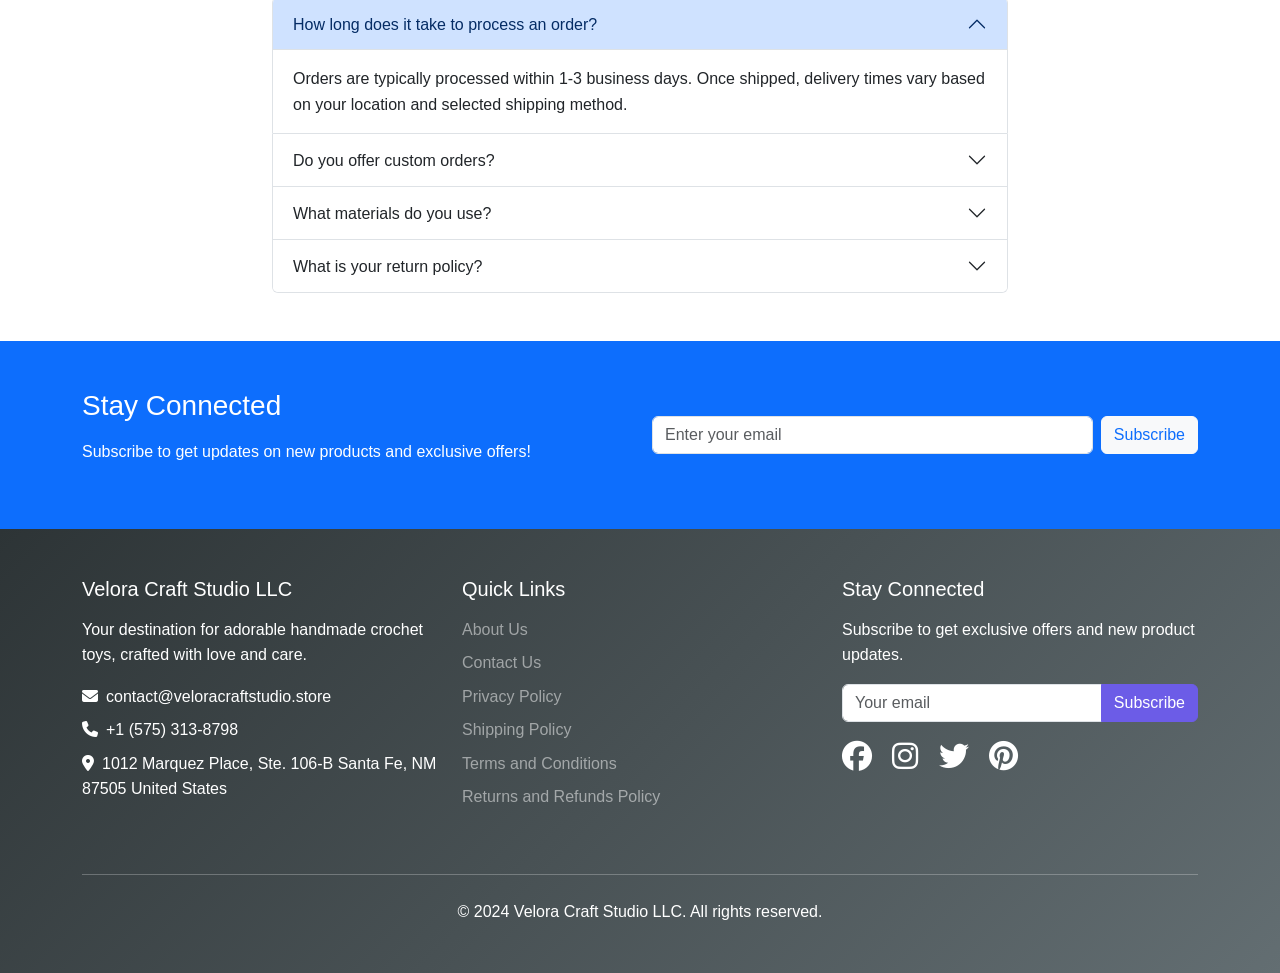
<file: contact.html>
<!DOCTYPE html>
<html lang="en">
<head>
    <meta charset="UTF-8">
    <meta name="viewport" content="width=device-width, initial-scale=1.0">
    <title>Contact Us - Velora Craft Studio LLC</title>
    <link href="https://cdn.jsdelivr.net/npm/bootstrap@5.3.0/dist/css/bootstrap.min.css" rel="stylesheet">
    <link rel="stylesheet" href="https://cdnjs.cloudflare.com/ajax/libs/font-awesome/6.4.0/css/all.min.css">
    <link rel="stylesheet" href="styles.css">
</head>
<body>
    <!-- Navigation -->
    <nav class="navbar navbar-expand-lg navbar-light bg-white shadow-sm sticky-top">
        <div class="container">
            <a class="navbar-brand fw-bold" href="index.html">
                <i class="fas fa-paw text-primary me-2"></i>Velora Craft Studio
            </a>
            <button class="navbar-toggler" type="button" data-bs-toggle="collapse" data-bs-target="#navbarNav">
                <span class="navbar-toggler-icon"></span>
            </button>
            <div class="collapse navbar-collapse" id="navbarNav">
                <ul class="navbar-nav ms-auto">
                    <li class="nav-item">
                        <a class="nav-link" href="index.html">Home</a>
                    </li>
                    <li class="nav-item">
                        <a class="nav-link" href="products.html">Products</a>
                    </li>
                    <li class="nav-item">
                        <a class="nav-link" href="about.html">About Us</a>
                    </li>
                    <li class="nav-item">
                        <a class="nav-link active" href="contact.html">Contact Us</a>
                    </li>
                    <li class="nav-item">
                        <a class="nav-link position-relative" href="cart.html">
                            <i class="fas fa-shopping-cart"></i>
                            <span class="position-absolute top-0 start-100 translate-middle badge rounded-pill bg-danger cart-count">
                                0
                            </span>
                        </a>
                    </li>
                </ul>
            </div>
        </div>
    </nav>

    <!-- Page Header -->
    <section class="py-5 bg-light">
        <div class="container">
            <div class="text-center">
                <h1 class="display-4 fw-bold">Contact Us</h1>
                <p class="lead text-muted">We'd love to hear from you!</p>
            </div>
        </div>
    </section>

    <!-- Contact Information -->
    <section class="py-5">
        <div class="container">
            <div class="row">
                <div class="col-lg-4 mb-4">
                    <div class="text-center">
                        <div class="bg-primary rounded-circle d-inline-flex align-items-center justify-content-center mb-3" style="width: 80px; height: 80px;">
                            <i class="fas fa-store fa-2x text-white"></i>
                        </div>
                        <h5>Velora Craft Studio LLC</h5>
                        <p class="text-muted">Your destination for adorable handmade crochet toys</p>
                    </div>
                </div>
                <div class="col-lg-4 mb-4">
                    <div class="text-center">
                        <div class="bg-primary rounded-circle d-inline-flex align-items-center justify-content-center mb-3" style="width: 80px; height: 80px;">
                            <i class="fas fa-clock fa-2x text-white"></i>
                        </div>
                        <h5>Business Hours</h5>
                        <p class="text-muted">Monday - Friday: 9 AM - 5 PM<br>Saturday - Sunday: Closed</p>
                    </div>
                </div>
                <div class="col-lg-4 mb-4">
                    <div class="text-center">
                        <div class="bg-primary rounded-circle d-inline-flex align-items-center justify-content-center mb-3" style="width: 80px; height: 80px;">
                            <i class="fas fa-shipping-fast fa-2x text-white"></i>
                        </div>
                        <h5>Shipping Info</h5>
                        <p class="text-muted">Orders processed within 1-3 business days<br>Free shipping on orders over $50</p>
                    </div>
                </div>
            </div>
        </div>
    </section>

    <!-- Contact Form and Info -->
    <section class="py-5 bg-light">
        <div class="container">
            <div class="row">
                <div class="col-lg-6 mb-4">
                    <div class="card shadow-sm">
                        <div class="card-body p-4">
                            <h4 class="card-title mb-4">Send us a Message</h4>
                            <form id="contact-form">
                                <div class="mb-3">
                                    <label for="name" class="form-label">Full Name *</label>
                                    <input type="text" class="form-control" id="name" required>
                                </div>
                                <div class="mb-3">
                                    <label for="email" class="form-label">Email Address *</label>
                                    <input type="email" class="form-control" id="email" required>
                                </div>
                                <div class="mb-3">
                                    <label for="phone" class="form-label">Phone Number</label>
                                    <input type="tel" class="form-control" id="phone">
                                </div>
                                <div class="mb-3">
                                    <label for="subject" class="form-label">Subject *</label>
                                    <select class="form-select" id="subject" required>
                                        <option value="">Select a subject</option>
                                        <option value="general">General Inquiry</option>
                                        <option value="order">Order Status</option>
                                        <option value="product">Product Information</option>
                                        <option value="custom">Custom Order</option>
                                        <option value="wholesale">Wholesale Inquiry</option>
                                        <option value="other">Other</option>
                                    </select>
                                </div>
                                <div class="mb-3">
                                    <label for="message" class="form-label">Message *</label>
                                    <textarea class="form-control" id="message" rows="5" required></textarea>
                                </div>
                                <button type="submit" class="btn btn-primary btn-lg w-100">
                                    <i class="fas fa-paper-plane me-2"></i>Send Message
                                </button>
                            </form>
                        </div>
                    </div>
                </div>
                
                <div class="col-lg-6 mb-4">
                    <div class="card shadow-sm h-100">
                        <div class="card-body p-4">
                            <h4 class="card-title mb-4">Contact Information</h4>
                            
                            <div class="contact-item mb-4">
                                <div class="d-flex align-items-start">
                                    <div class="bg-primary rounded-circle d-inline-flex align-items-center justify-content-center me-3" style="width: 40px; height: 40px; flex-shrink: 0;">
                                        <i class="fas fa-envelope text-white"></i>
                                    </div>
                                    <div>
                                        <h6 class="mb-1">Email</h6>
                                        <p class="mb-0 text-muted">contact@veloracraftstudio.store</p>
                                        <small class="text-muted">We'll respond within 24 hours</small>
                                    </div>
                                </div>
                            </div>
                            
                            <div class="contact-item mb-4">
                                <div class="d-flex align-items-start">
                                    <div class="bg-primary rounded-circle d-inline-flex align-items-center justify-content-center me-3" style="width: 40px; height: 40px; flex-shrink: 0;">
                                        <i class="fas fa-map-marker-alt text-white"></i>
                                    </div>
                                    <div>
                                        <h6 class="mb-1">Address</h6>
                                        <p class="mb-0 text-muted">1012 Marquez Place, Ste. 106-B<br>Santa Fe, NM 87505<br>United States</p>
                                    </div>
                                </div>
                            </div>
                            
                            <div class="contact-item mb-4">
                                <div class="d-flex align-items-start">
                                    <div class="bg-primary rounded-circle d-inline-flex align-items-center justify-content-center me-3" style="width: 40px; height: 40px; flex-shrink: 0;">
                                        <i class="fas fa-phone text-white"></i>
                                    </div>
                                    <div>
                                        <h6 class="mb-1">Phone</h6>
                                        <p class="mb-0 text-muted">+1 (575) 313-8798</p>
                                        <small class="text-muted">Call us Monday - Friday, 9 AM - 5 PM</small>
                                    </div>
                                </div>
                            </div>
                            
                            <div class="contact-item">
                                <div class="d-flex align-items-start">
                                    <div class="bg-primary rounded-circle d-inline-flex align-items-center justify-content-center me-3" style="width: 40px; height: 40px; flex-shrink: 0;">
                                        <i class="fas fa-globe text-white"></i>
                                    </div>
                                    <div>
                                        <h6 class="mb-1">Website</h6>
                                        <p class="mb-0 text-muted">veloracraftstudio.store</p>
                                    </div>
                                </div>
                            </div>
                        </div>
                    </div>
                </div>
            </div>
        </div>
    </section>

    <!-- FAQ Section -->
    <section class="py-5">
        <div class="container">
            <div class="text-center mb-5">
                <h2 class="display-5 fw-bold">Frequently Asked Questions</h2>
                <p class="lead text-muted">Quick answers to common questions</p>
            </div>
            <div class="row">
                <div class="col-lg-8 mx-auto">
                    <div class="accordion" id="faqAccordion">
                        <div class="accordion-item">
                            <h2 class="accordion-header" id="headingOne">
                                <button class="accordion-button" type="button" data-bs-toggle="collapse" data-bs-target="#collapseOne">
                                    How long does it take to process an order?
                                </button>
                            </h2>
                            <div id="collapseOne" class="accordion-collapse collapse show" data-bs-parent="#faqAccordion">
                                <div class="accordion-body">
                                    Orders are typically processed within 1-3 business days. Once shipped, delivery times vary based on your location and selected shipping method.
                                </div>
                            </div>
                        </div>
                        <div class="accordion-item">
                            <h2 class="accordion-header" id="headingTwo">
                                <button class="accordion-button collapsed" type="button" data-bs-toggle="collapse" data-bs-target="#collapseTwo">
                                    Do you offer custom orders?
                                </button>
                            </h2>
                            <div id="collapseTwo" class="accordion-collapse collapse" data-bs-parent="#faqAccordion">
                                <div class="accordion-body">
                                    Yes! We offer custom orders for special requests. Please contact us with your requirements, and we'll be happy to discuss possibilities and pricing.
                                </div>
                            </div>
                        </div>
                        <div class="accordion-item">
                            <h2 class="accordion-header" id="headingThree">
                                <button class="accordion-button collapsed" type="button" data-bs-toggle="collapse" data-bs-target="#collapseThree">
                                    What materials do you use?
                                </button>
                            </h2>
                            <div id="collapseThree" class="accordion-collapse collapse" data-bs-parent="#faqAccordion">
                                <div class="accordion-body">
                                    We use high-quality, child-safe materials including premium cotton yarn, safety eyes, and non-toxic stuffing. All materials meet safety standards for children's toys.
                                </div>
                            </div>
                        </div>
                        <div class="accordion-item">
                            <h2 class="accordion-header" id="headingFour">
                                <button class="accordion-button collapsed" type="button" data-bs-toggle="collapse" data-bs-target="#collapseFour">
                                    What is your return policy?
                                </button>
                            </h2>
                            <div id="collapseFour" class="accordion-collapse collapse" data-bs-parent="#faqAccordion">
                                <div class="accordion-body">
                                    We offer a 30-day return policy for unused items in original packaging. Please see our Returns and Refunds Policy page for detailed information.
                                </div>
                            </div>
                        </div>
                    </div>
                </div>
            </div>
        </div>
    </section>

    <!-- Newsletter Section -->
    <section class="py-5 bg-primary text-white">
        <div class="container">
            <div class="row align-items-center">
                <div class="col-lg-6">
                    <h3 class="mb-3">Stay Connected</h3>
                    <p>Subscribe to get updates on new products and exclusive offers!</p>
                </div>
                <div class="col-lg-6">
                    <form class="d-flex gap-2" id="newsletter-form">
                        <input type="email" class="form-control" placeholder="Enter your email" required>
                        <button type="submit" class="btn btn-light text-primary">Subscribe</button>
                    </form>
                </div>
            </div>
        </div>
    </section>

    <!-- Footer -->
    <footer class="bg-dark text-white py-5">
        <div class="container">
            <div class="row">
                <div class="col-lg-4 mb-4">
                    <h5 class="mb-3">Velora Craft Studio LLC</h5>
                    <p class="mb-3">Your destination for adorable handmade crochet toys, crafted with love and care.</p>
                    <div class="contact-info">
                        <p class="mb-2"><i class="fas fa-envelope me-2"></i>contact@veloracraftstudio.store</p>
                        <p class="mb-2"><i class="fas fa-phone me-2"></i>+1 (575) 313-8798</p>
                        <p class="mb-2"><i class="fas fa-map-marker-alt me-2"></i>1012 Marquez Place, Ste. 106-B Santa Fe, NM 87505 United States</p>
                    </div>
                </div>
                <div class="col-lg-4 mb-4">
                    <h5 class="mb-3">Quick Links</h5>
                    <ul class="list-unstyled">
                        <li class="mb-2"><a href="about.html" class="text-white-50 text-decoration-none">About Us</a></li>
                        <li class="mb-2"><a href="contact.html" class="text-white-50 text-decoration-none">Contact Us</a></li>
                        <li class="mb-2"><a href="privacy.html" class="text-white-50 text-decoration-none">Privacy Policy</a></li>
                        <li class="mb-2"><a href="shipping.html" class="text-white-50 text-decoration-none">Shipping Policy</a></li>
                        <li class="mb-2"><a href="terms.html" class="text-white-50 text-decoration-none">Terms and Conditions</a></li>
                        <li class="mb-2"><a href="returns.html" class="text-white-50 text-decoration-none">Returns and Refunds Policy</a></li>
                    </ul>
                </div>
                <div class="col-lg-4 mb-4">
                    <h5 class="mb-3">Stay Connected</h5>
                    <p class="mb-3">Subscribe to get exclusive offers and new product updates.</p>
                    <form id="footer-newsletter-form">
                        <div class="input-group mb-3">
                            <input type="email" class="form-control" placeholder="Your email" required>
                            <button class="btn btn-primary" type="submit">Subscribe</button>
                        </div>
                    </form>
                    <div class="social-links mt-3">
                        <a href="#" class="text-white me-3"><i class="fab fa-facebook fa-lg"></i></a>
                        <a href="#" class="text-white me-3"><i class="fab fa-instagram fa-lg"></i></a>
                        <a href="#" class="text-white me-3"><i class="fab fa-twitter fa-lg"></i></a>
                        <a href="#" class="text-white"><i class="fab fa-pinterest fa-lg"></i></a>
                    </div>
                </div>
            </div>
            <hr class="bg-white-50 my-4">
            <div class="text-center">
                <p class="mb-0">&copy; 2024 Velora Craft Studio LLC. All rights reserved.</p>
            </div>
        </div>
    </footer>

    <script src="https://cdn.jsdelivr.net/npm/bootstrap@5.3.0/dist/js/bootstrap.bundle.min.js"></script>
    <script src="script.js"></script>
    <script>
        // Contact form handler
        document.getElementById('contact-form')?.addEventListener('submit', function(e) {
            e.preventDefault();
            
            // Get form values
            const name = document.getElementById('name').value;
            const email = document.getElementById('email').value;
            const phone = document.getElementById('phone').value;
            const subject = document.getElementById('subject').value;
            const message = document.getElementById('message').value;
            
            // Show success message
            if (window.cart) {
                window.cart.showToast('Thank you for your message! We\'ll get back to you soon.', 'success');
            } else {
                alert('Thank you for your message! We\'ll get back to you soon.');
            }
            
            // Reset form
            this.reset();
        });
    </script>
</body>
</html>
</file>
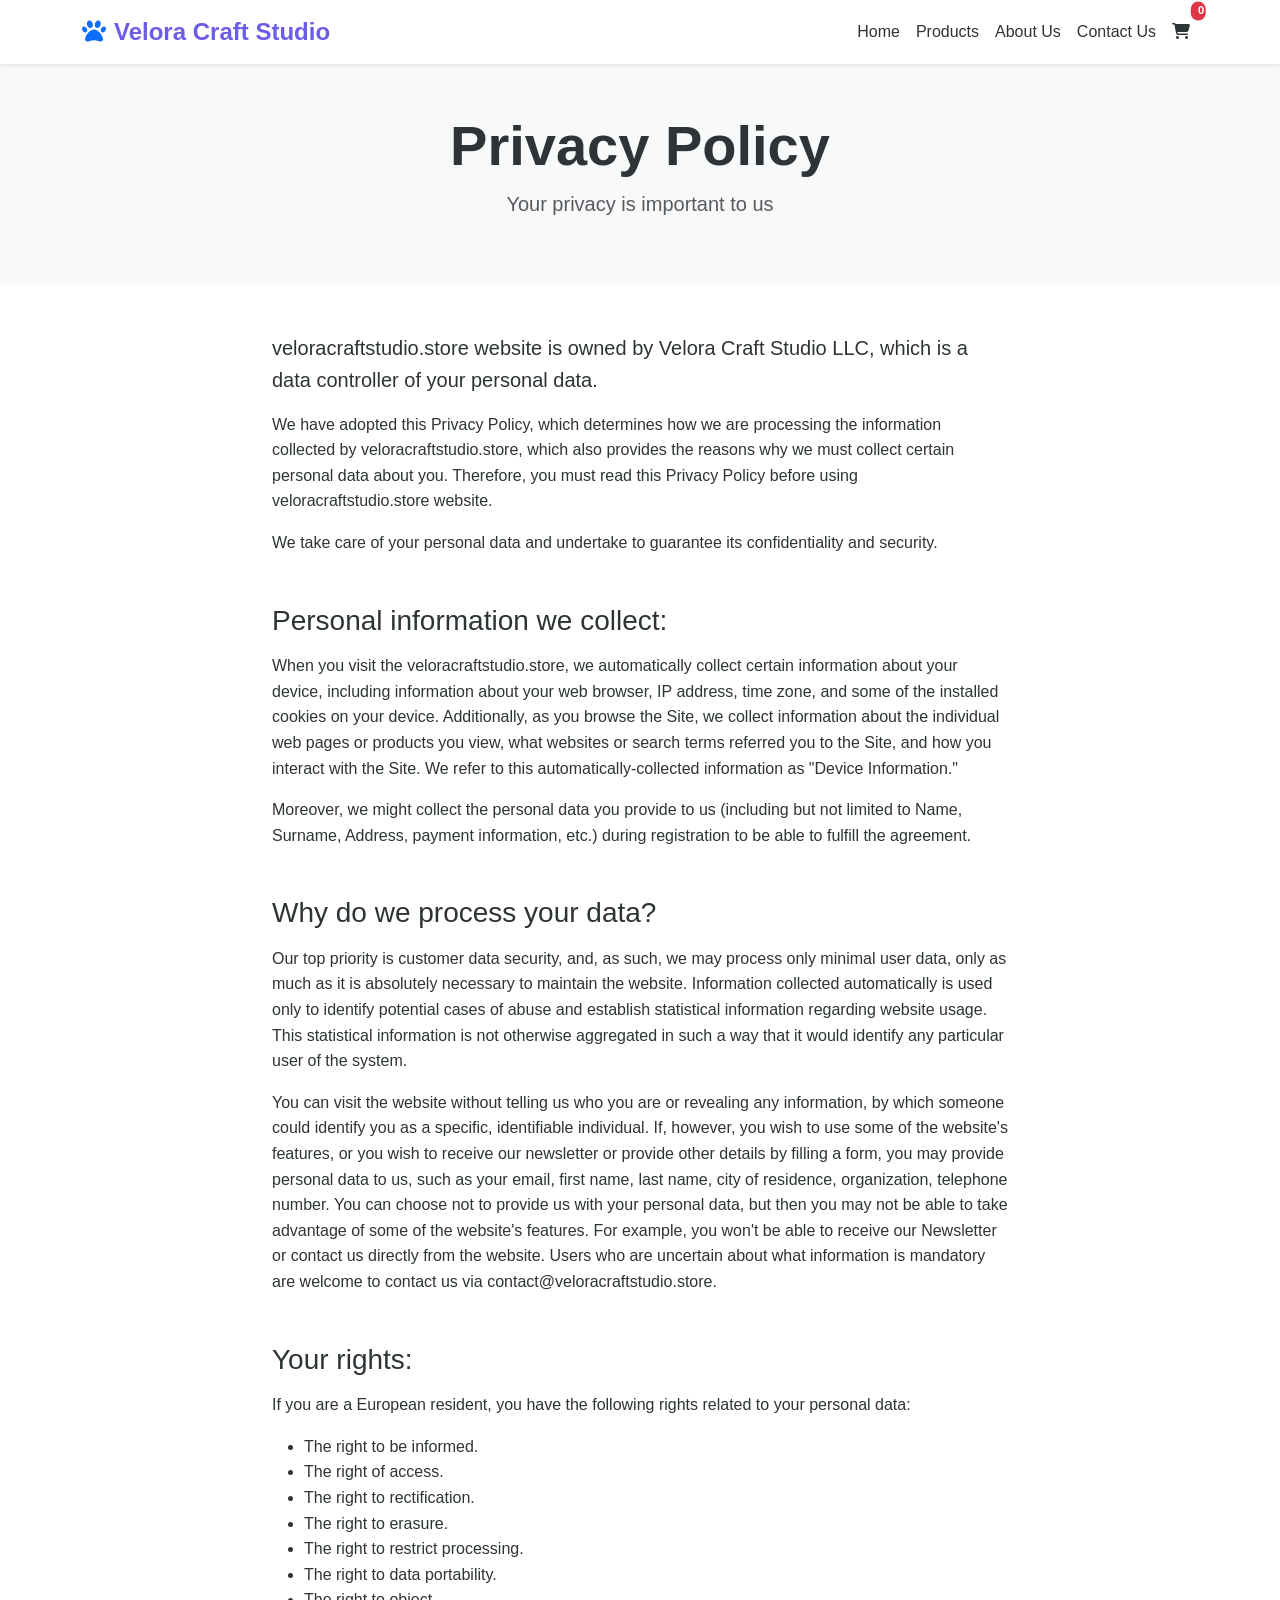
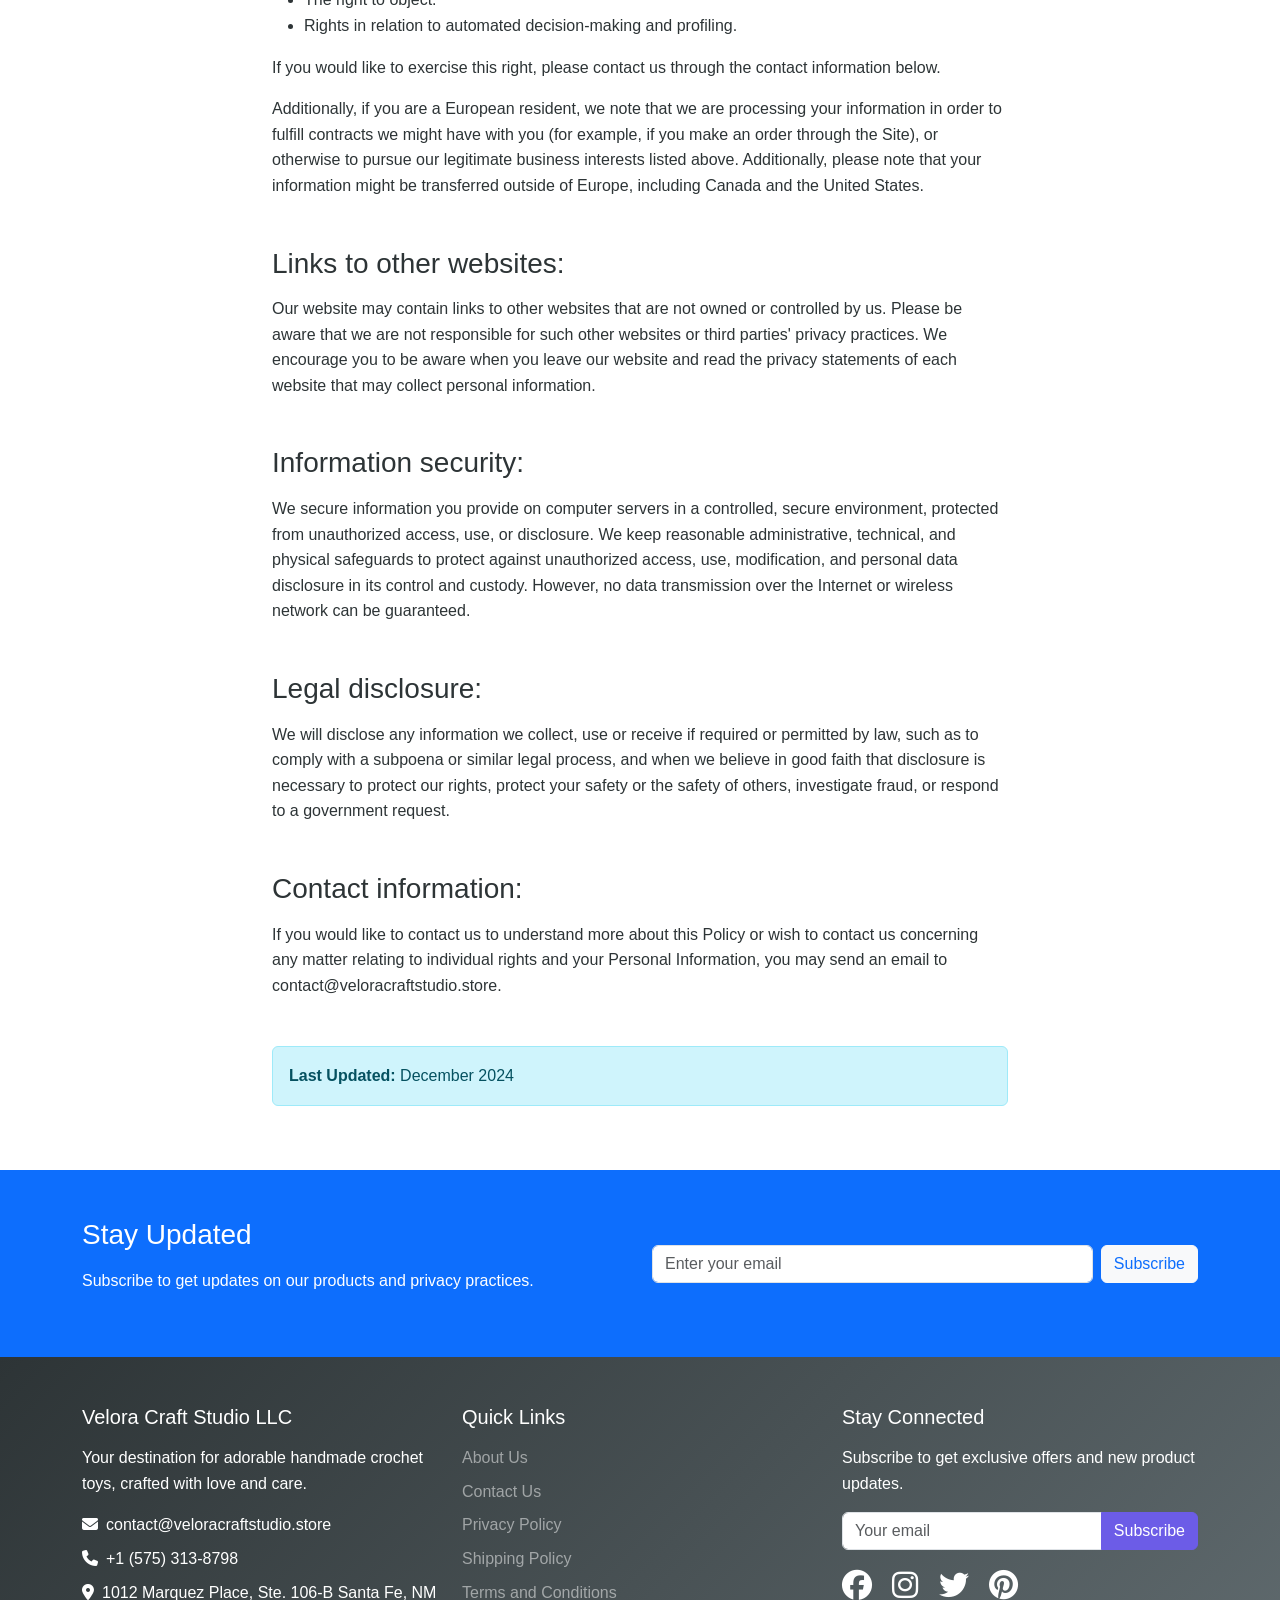
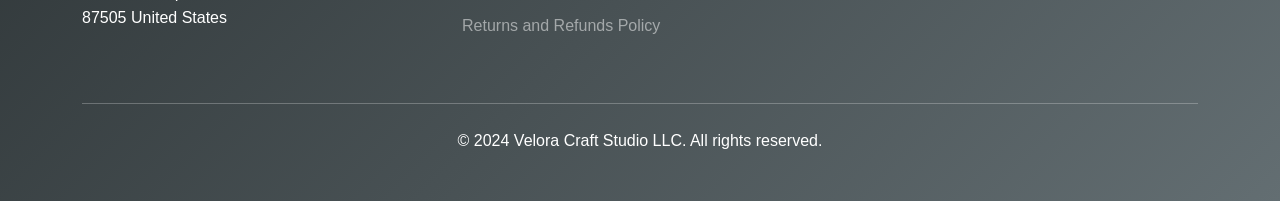
<file: privacy.html>
<!DOCTYPE html>
<html lang="en">
<head>
    <meta charset="UTF-8">
    <meta name="viewport" content="width=device-width, initial-scale=1.0">
    <title>Privacy Policy - Velora Craft Studio LLC</title>
    <link href="https://cdn.jsdelivr.net/npm/bootstrap@5.3.0/dist/css/bootstrap.min.css" rel="stylesheet">
    <link rel="stylesheet" href="https://cdnjs.cloudflare.com/ajax/libs/font-awesome/6.4.0/css/all.min.css">
    <link rel="stylesheet" href="styles.css">
</head>
<body>
    <!-- Navigation -->
    <nav class="navbar navbar-expand-lg navbar-light bg-white shadow-sm sticky-top">
        <div class="container">
            <a class="navbar-brand fw-bold" href="index.html">
                <i class="fas fa-paw text-primary me-2"></i>Velora Craft Studio
            </a>
            <button class="navbar-toggler" type="button" data-bs-toggle="collapse" data-bs-target="#navbarNav">
                <span class="navbar-toggler-icon"></span>
            </button>
            <div class="collapse navbar-collapse" id="navbarNav">
                <ul class="navbar-nav ms-auto">
                    <li class="nav-item">
                        <a class="nav-link" href="index.html">Home</a>
                    </li>
                    <li class="nav-item">
                        <a class="nav-link" href="products.html">Products</a>
                    </li>
                    <li class="nav-item">
                        <a class="nav-link" href="about.html">About Us</a>
                    </li>
                    <li class="nav-item">
                        <a class="nav-link" href="contact.html">Contact Us</a>
                    </li>
                    <li class="nav-item">
                        <a class="nav-link position-relative" href="cart.html">
                            <i class="fas fa-shopping-cart"></i>
                            <span class="position-absolute top-0 start-100 translate-middle badge rounded-pill bg-danger cart-count">
                                0
                            </span>
                        </a>
                    </li>
                </ul>
            </div>
        </div>
    </nav>

    <!-- Page Header -->
    <section class="py-5 bg-light">
        <div class="container">
            <div class="text-center">
                <h1 class="display-4 fw-bold">Privacy Policy</h1>
                <p class="lead text-muted">Your privacy is important to us</p>
            </div>
        </div>
    </section>

    <!-- Privacy Policy Content -->
    <section class="py-5">
        <div class="container">
            <div class="row">
                <div class="col-lg-8 mx-auto">
                    <div class="content-wrapper">
                        <p class="lead">veloracraftstudio.store website is owned by Velora Craft Studio LLC, which is a data controller of your personal data.</p>
                        
                        <p>We have adopted this Privacy Policy, which determines how we are processing the information collected by veloracraftstudio.store, which also provides the reasons why we must collect certain personal data about you. Therefore, you must read this Privacy Policy before using veloracraftstudio.store website.</p>
                        
                        <p>We take care of your personal data and undertake to guarantee its confidentiality and security.</p>
                        
                        <h3 class="mt-5 mb-3">Personal information we collect:</h3>
                        <p>When you visit the veloracraftstudio.store, we automatically collect certain information about your device, including information about your web browser, IP address, time zone, and some of the installed cookies on your device. Additionally, as you browse the Site, we collect information about the individual web pages or products you view, what websites or search terms referred you to the Site, and how you interact with the Site. We refer to this automatically-collected information as "Device Information."</p>
                        
                        <p>Moreover, we might collect the personal data you provide to us (including but not limited to Name, Surname, Address, payment information, etc.) during registration to be able to fulfill the agreement.</p>
                        
                        <h3 class="mt-5 mb-3">Why do we process your data?</h3>
                        <p>Our top priority is customer data security, and, as such, we may process only minimal user data, only as much as it is absolutely necessary to maintain the website. Information collected automatically is used only to identify potential cases of abuse and establish statistical information regarding website usage. This statistical information is not otherwise aggregated in such a way that it would identify any particular user of the system.</p>
                        
                        <p>You can visit the website without telling us who you are or revealing any information, by which someone could identify you as a specific, identifiable individual. If, however, you wish to use some of the website's features, or you wish to receive our newsletter or provide other details by filling a form, you may provide personal data to us, such as your email, first name, last name, city of residence, organization, telephone number. You can choose not to provide us with your personal data, but then you may not be able to take advantage of some of the website's features. For example, you won't be able to receive our Newsletter or contact us directly from the website. Users who are uncertain about what information is mandatory are welcome to contact us via contact@veloracraftstudio.store.</p>
                        
                        <h3 class="mt-5 mb-3">Your rights:</h3>
                        <p>If you are a European resident, you have the following rights related to your personal data:</p>
                        <ul>
                            <li>The right to be informed.</li>
                            <li>The right of access.</li>
                            <li>The right to rectification.</li>
                            <li>The right to erasure.</li>
                            <li>The right to restrict processing.</li>
                            <li>The right to data portability.</li>
                            <li>The right to object.</li>
                            <li>Rights in relation to automated decision-making and profiling.</li>
                        </ul>
                        <p>If you would like to exercise this right, please contact us through the contact information below.</p>
                        
                        <p>Additionally, if you are a European resident, we note that we are processing your information in order to fulfill contracts we might have with you (for example, if you make an order through the Site), or otherwise to pursue our legitimate business interests listed above. Additionally, please note that your information might be transferred outside of Europe, including Canada and the United States.</p>
                        
                        <h3 class="mt-5 mb-3">Links to other websites:</h3>
                        <p>Our website may contain links to other websites that are not owned or controlled by us. Please be aware that we are not responsible for such other websites or third parties' privacy practices. We encourage you to be aware when you leave our website and read the privacy statements of each website that may collect personal information.</p>
                        
                        <h3 class="mt-5 mb-3">Information security:</h3>
                        <p>We secure information you provide on computer servers in a controlled, secure environment, protected from unauthorized access, use, or disclosure. We keep reasonable administrative, technical, and physical safeguards to protect against unauthorized access, use, modification, and personal data disclosure in its control and custody. However, no data transmission over the Internet or wireless network can be guaranteed.</p>
                        
                        <h3 class="mt-5 mb-3">Legal disclosure:</h3>
                        <p>We will disclose any information we collect, use or receive if required or permitted by law, such as to comply with a subpoena or similar legal process, and when we believe in good faith that disclosure is necessary to protect our rights, protect your safety or the safety of others, investigate fraud, or respond to a government request.</p>
                        
                        <h3 class="mt-5 mb-3">Contact information:</h3>
                        <p>If you would like to contact us to understand more about this Policy or wish to contact us concerning any matter relating to individual rights and your Personal Information, you may send an email to contact@veloracraftstudio.store.</p>
                        
                        <div class="alert alert-info mt-5">
                            <strong>Last Updated:</strong> December 2024
                        </div>
                    </div>
                </div>
            </div>
        </div>
    </section>

    <!-- Newsletter Section -->
    <section class="py-5 bg-primary text-white">
        <div class="container">
            <div class="row align-items-center">
                <div class="col-lg-6">
                    <h3 class="mb-3">Stay Updated</h3>
                    <p>Subscribe to get updates on our products and privacy practices.</p>
                </div>
                <div class="col-lg-6">
                    <form class="d-flex gap-2" id="newsletter-form">
                        <input type="email" class="form-control" placeholder="Enter your email" required>
                        <button type="submit" class="btn btn-light text-primary">Subscribe</button>
                    </form>
                </div>
            </div>
        </div>
    </section>

    <!-- Footer -->
    <footer class="bg-dark text-white py-5">
        <div class="container">
            <div class="row">
                <div class="col-lg-4 mb-4">
                    <h5 class="mb-3">Velora Craft Studio LLC</h5>
                    <p class="mb-3">Your destination for adorable handmade crochet toys, crafted with love and care.</p>
                    <div class="contact-info">
                        <p class="mb-2"><i class="fas fa-envelope me-2"></i>contact@veloracraftstudio.store</p>
                        <p class="mb-2"><i class="fas fa-phone me-2"></i>+1 (575) 313-8798</p>
                        <p class="mb-2"><i class="fas fa-map-marker-alt me-2"></i>1012 Marquez Place, Ste. 106-B Santa Fe, NM 87505 United States</p>
                    </div>
                </div>
                <div class="col-lg-4 mb-4">
                    <h5 class="mb-3">Quick Links</h5>
                    <ul class="list-unstyled">
                        <li class="mb-2"><a href="about.html" class="text-white-50 text-decoration-none">About Us</a></li>
                        <li class="mb-2"><a href="contact.html" class="text-white-50 text-decoration-none">Contact Us</a></li>
                        <li class="mb-2"><a href="privacy.html" class="text-white-50 text-decoration-none">Privacy Policy</a></li>
                        <li class="mb-2"><a href="shipping.html" class="text-white-50 text-decoration-none">Shipping Policy</a></li>
                        <li class="mb-2"><a href="terms.html" class="text-white-50 text-decoration-none">Terms and Conditions</a></li>
                        <li class="mb-2"><a href="returns.html" class="text-white-50 text-decoration-none">Returns and Refunds Policy</a></li>
                    </ul>
                </div>
                <div class="col-lg-4 mb-4">
                    <h5 class="mb-3">Stay Connected</h5>
                    <p class="mb-3">Subscribe to get exclusive offers and new product updates.</p>
                    <form id="footer-newsletter-form">
                        <div class="input-group mb-3">
                            <input type="email" class="form-control" placeholder="Your email" required>
                            <button class="btn btn-primary" type="submit">Subscribe</button>
                        </div>
                    </form>
                    <div class="social-links mt-3">
                        <a href="#" class="text-white me-3"><i class="fab fa-facebook fa-lg"></i></a>
                        <a href="#" class="text-white me-3"><i class="fab fa-instagram fa-lg"></i></a>
                        <a href="#" class="text-white me-3"><i class="fab fa-twitter fa-lg"></i></a>
                        <a href="#" class="text-white"><i class="fab fa-pinterest fa-lg"></i></a>
                    </div>
                </div>
            </div>
            <hr class="bg-white-50 my-4">
            <div class="text-center">
                <p class="mb-0">&copy; 2024 Velora Craft Studio LLC. All rights reserved.</p>
            </div>
        </div>
    </footer>

    <script src="https://cdn.jsdelivr.net/npm/bootstrap@5.3.0/dist/js/bootstrap.bundle.min.js"></script>
    <script src="script.js"></script>
</body>
</html>
</file>
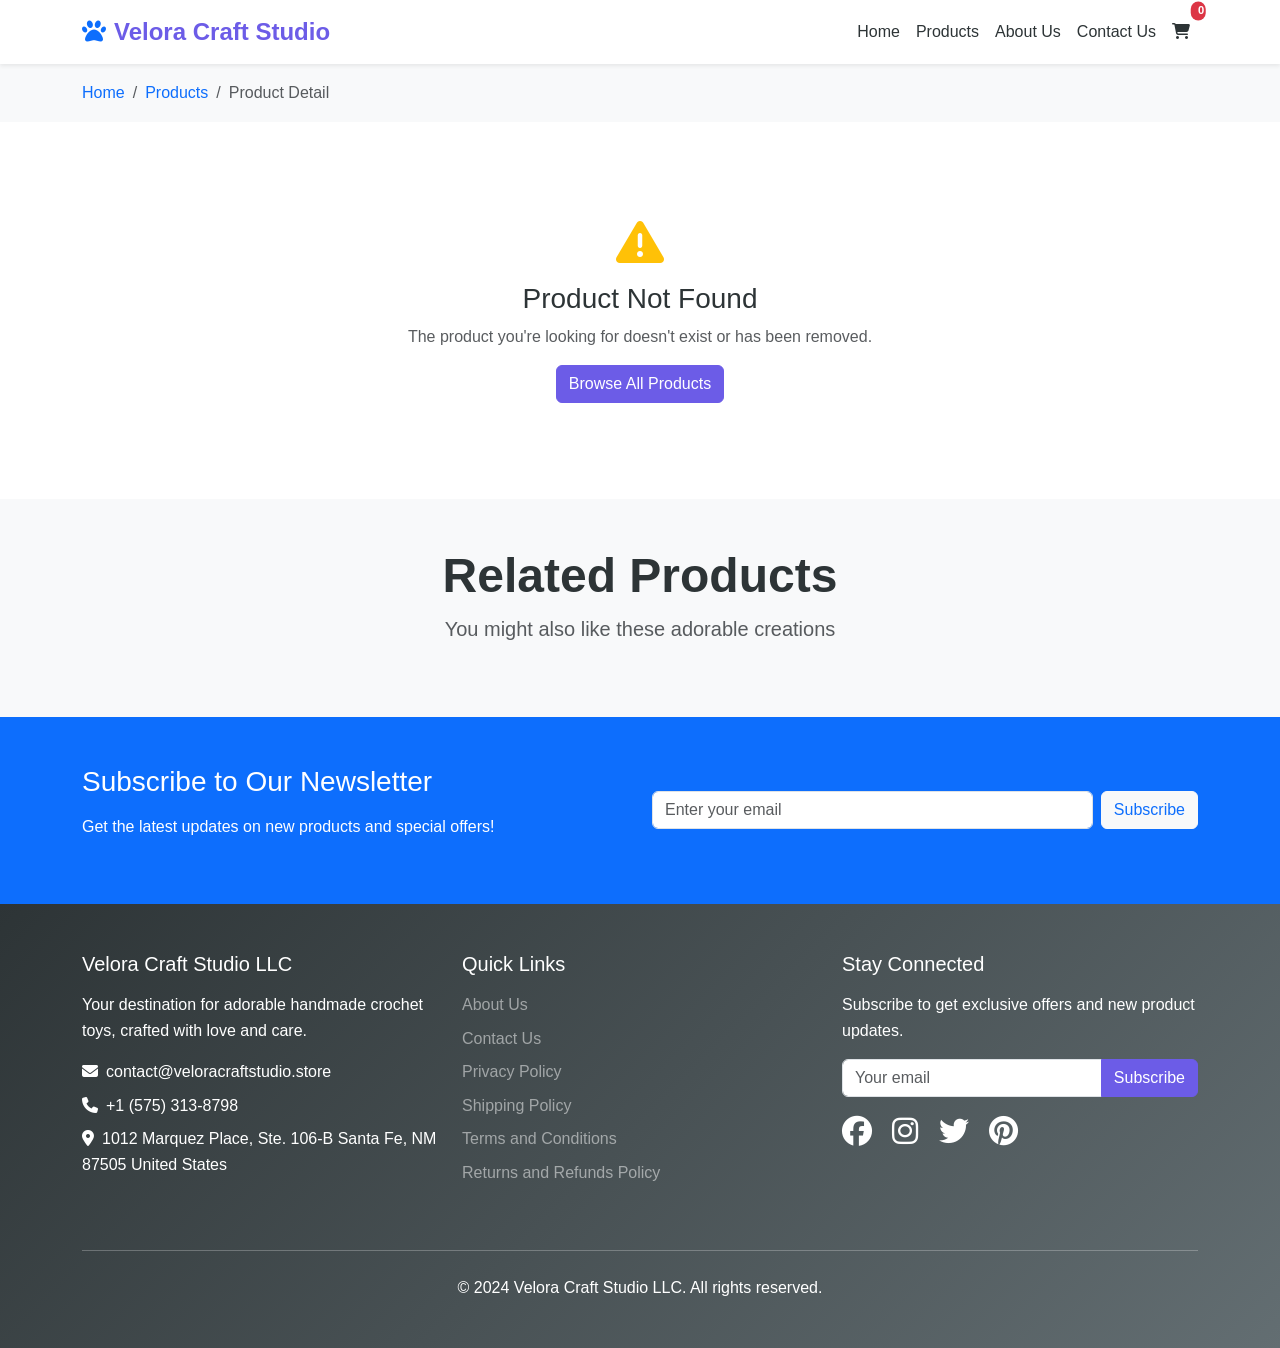
<file: product-detail.html>
<!DOCTYPE html>
<html lang="en">
<head>
    <meta charset="UTF-8">
    <meta name="viewport" content="width=device-width, initial-scale=1.0">
    <title>Product Detail - Velora Craft Studio LLC</title>
    <link href="https://cdn.jsdelivr.net/npm/bootstrap@5.3.0/dist/css/bootstrap.min.css" rel="stylesheet">
    <link rel="stylesheet" href="https://cdnjs.cloudflare.com/ajax/libs/font-awesome/6.4.0/css/all.min.css">
    <link rel="stylesheet" href="styles.css">
</head>
<body>
    <!-- Navigation -->
    <nav class="navbar navbar-expand-lg navbar-light bg-white shadow-sm sticky-top">
        <div class="container">
            <a class="navbar-brand fw-bold" href="index.html">
                <i class="fas fa-paw text-primary me-2"></i>Velora Craft Studio
            </a>
            <button class="navbar-toggler" type="button" data-bs-toggle="collapse" data-bs-target="#navbarNav">
                <span class="navbar-toggler-icon"></span>
            </button>
            <div class="collapse navbar-collapse" id="navbarNav">
                <ul class="navbar-nav ms-auto">
                    <li class="nav-item">
                        <a class="nav-link" href="index.html">Home</a>
                    </li>
                    <li class="nav-item">
                        <a class="nav-link" href="products.html">Products</a>
                    </li>
                    <li class="nav-item">
                        <a class="nav-link" href="about.html">About Us</a>
                    </li>
                    <li class="nav-item">
                        <a class="nav-link" href="contact.html">Contact Us</a>
                    </li>
                    <li class="nav-item">
                        <a class="nav-link position-relative" href="cart.html">
                            <i class="fas fa-shopping-cart"></i>
                            <span class="position-absolute top-0 start-100 translate-middle badge rounded-pill bg-danger cart-count">
                                0
                            </span>
                        </a>
                    </li>
                </ul>
            </div>
        </div>
    </nav>

    <!-- Breadcrumb -->
    <section class="py-3 bg-light">
        <div class="container">
            <nav aria-label="breadcrumb">
                <ol class="breadcrumb mb-0">
                    <li class="breadcrumb-item"><a href="index.html" class="text-decoration-none">Home</a></li>
                    <li class="breadcrumb-item"><a href="products.html" class="text-decoration-none">Products</a></li>
                    <li class="breadcrumb-item active">Product Detail</li>
                </ol>
            </nav>
        </div>
    </section>

    <!-- Product Detail -->
    <section class="py-5">
        <div class="container">
            <div id="product-detail">
                <!-- Product details will be loaded here by JavaScript -->
            </div>
        </div>
    </section>

    <!-- Related Products -->
    <section class="py-5 bg-light">
        <div class="container">
            <div class="text-center mb-5">
                <h2 class="display-5 fw-bold">Related Products</h2>
                <p class="lead text-muted">You might also like these adorable creations</p>
            </div>
            <div class="row g-4" id="related-products">
                <!-- Related products will be loaded here -->
            </div>
        </div>
    </section>

    <!-- Newsletter Section -->
    <section class="py-5 bg-primary text-white">
        <div class="container">
            <div class="row align-items-center">
                <div class="col-lg-6">
                    <h3 class="mb-3">Subscribe to Our Newsletter</h3>
                    <p>Get the latest updates on new products and special offers!</p>
                </div>
                <div class="col-lg-6">
                    <form class="d-flex gap-2" id="newsletter-form">
                        <input type="email" class="form-control" placeholder="Enter your email" required>
                        <button type="submit" class="btn btn-light text-primary">Subscribe</button>
                    </form>
                </div>
            </div>
        </div>
    </section>

    <!-- Footer -->
    <footer class="bg-dark text-white py-5">
        <div class="container">
            <div class="row">
                <div class="col-lg-4 mb-4">
                    <h5 class="mb-3">Velora Craft Studio LLC</h5>
                    <p class="mb-3">Your destination for adorable handmade crochet toys, crafted with love and care.</p>
                    <div class="contact-info">
                        <p class="mb-2"><i class="fas fa-envelope me-2"></i>contact@veloracraftstudio.store</p>
                        <p class="mb-2"><i class="fas fa-phone me-2"></i>+1 (575) 313-8798</p>
                        <p class="mb-2"><i class="fas fa-map-marker-alt me-2"></i>1012 Marquez Place, Ste. 106-B Santa Fe, NM 87505 United States</p>
                    </div>
                </div>
                <div class="col-lg-4 mb-4">
                    <h5 class="mb-3">Quick Links</h5>
                    <ul class="list-unstyled">
                        <li class="mb-2"><a href="about.html" class="text-white-50 text-decoration-none">About Us</a></li>
                        <li class="mb-2"><a href="contact.html" class="text-white-50 text-decoration-none">Contact Us</a></li>
                        <li class="mb-2"><a href="privacy.html" class="text-white-50 text-decoration-none">Privacy Policy</a></li>
                        <li class="mb-2"><a href="shipping.html" class="text-white-50 text-decoration-none">Shipping Policy</a></li>
                        <li class="mb-2"><a href="terms.html" class="text-white-50 text-decoration-none">Terms and Conditions</a></li>
                        <li class="mb-2"><a href="returns.html" class="text-white-50 text-decoration-none">Returns and Refunds Policy</a></li>
                    </ul>
                </div>
                <div class="col-lg-4 mb-4">
                    <h5 class="mb-3">Stay Connected</h5>
                    <p class="mb-3">Subscribe to get exclusive offers and new product updates.</p>
                    <form id="footer-newsletter-form">
                        <div class="input-group mb-3">
                            <input type="email" class="form-control" placeholder="Your email" required>
                            <button class="btn btn-primary" type="submit">Subscribe</button>
                        </div>
                    </form>
                    <div class="social-links mt-3">
                        <a href="#" class="text-white me-3"><i class="fab fa-facebook fa-lg"></i></a>
                        <a href="#" class="text-white me-3"><i class="fab fa-instagram fa-lg"></i></a>
                        <a href="#" class="text-white me-3"><i class="fab fa-twitter fa-lg"></i></a>
                        <a href="#" class="text-white"><i class="fab fa-pinterest fa-lg"></i></a>
                    </div>
                </div>
            </div>
            <hr class="bg-white-50 my-4">
            <div class="text-center">
                <p class="mb-0">&copy; 2024 Velora Craft Studio LLC. All rights reserved.</p>
            </div>
        </div>
    </footer>

    <script src="https://cdn.jsdelivr.net/npm/bootstrap@5.3.0/dist/js/bootstrap.bundle.min.js"></script>
    <script src="script.js"></script>
</body>
</html>
</file>
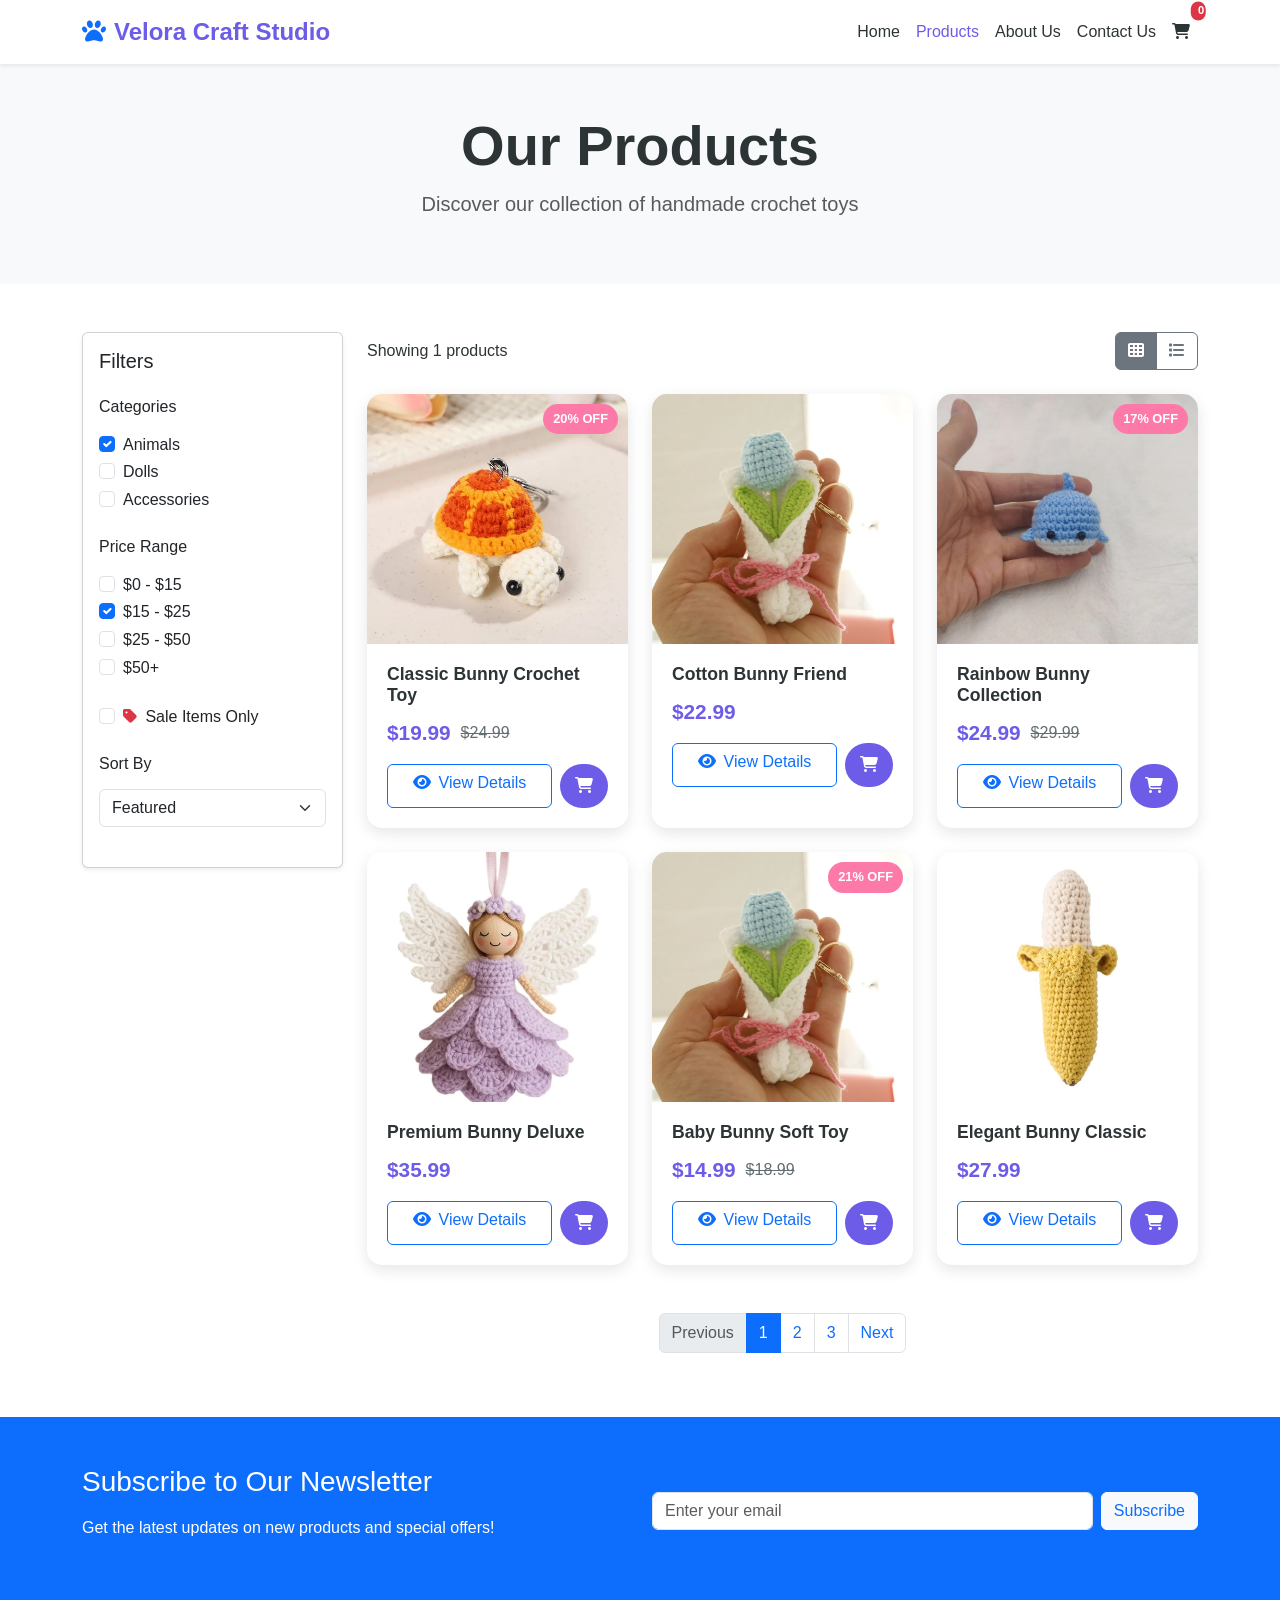
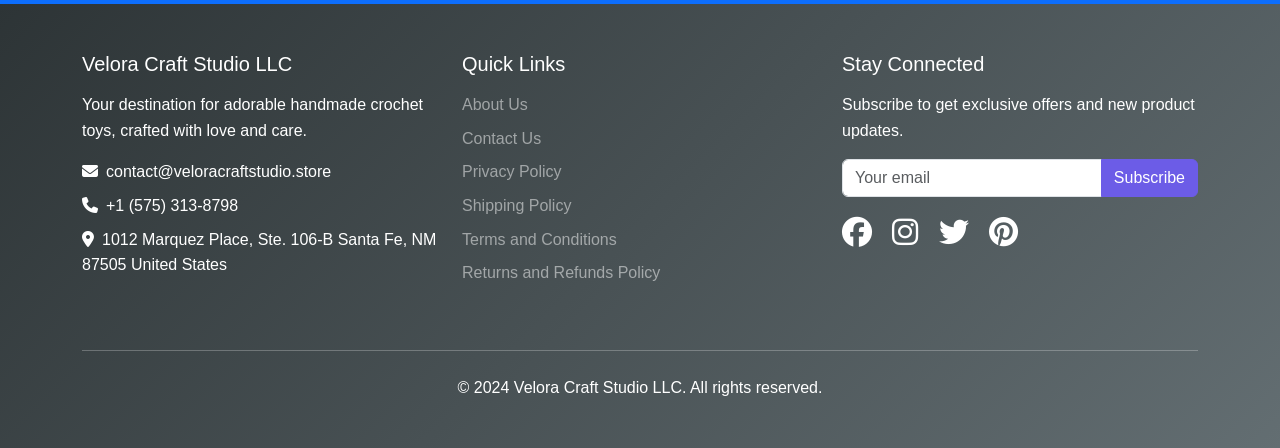
<file: products.html>
<!DOCTYPE html>
<html lang="en">
<head>
    <meta charset="UTF-8">
    <meta name="viewport" content="width=device-width, initial-scale=1.0">
    <title>Products - Velora Craft Studio LLC</title>
    <link href="https://cdn.jsdelivr.net/npm/bootstrap@5.3.0/dist/css/bootstrap.min.css" rel="stylesheet">
    <link rel="stylesheet" href="https://cdnjs.cloudflare.com/ajax/libs/font-awesome/6.4.0/css/all.min.css">
    <link rel="stylesheet" href="styles.css">
</head>
<body>
    <!-- Navigation -->
    <nav class="navbar navbar-expand-lg navbar-light bg-white shadow-sm sticky-top">
        <div class="container">
            <a class="navbar-brand fw-bold" href="index.html">
                <i class="fas fa-paw text-primary me-2"></i>Velora Craft Studio
            </a>
            <button class="navbar-toggler" type="button" data-bs-toggle="collapse" data-bs-target="#navbarNav">
                <span class="navbar-toggler-icon"></span>
            </button>
            <div class="collapse navbar-collapse" id="navbarNav">
                <ul class="navbar-nav ms-auto">
                    <li class="nav-item">
                        <a class="nav-link" href="index.html">Home</a>
                    </li>
                    <li class="nav-item">
                        <a class="nav-link active" href="products.html">Products</a>
                    </li>
                    <li class="nav-item">
                        <a class="nav-link" href="about.html">About Us</a>
                    </li>
                    <li class="nav-item">
                        <a class="nav-link" href="contact.html">Contact Us</a>
                    </li>
                    <li class="nav-item">
                        <a class="nav-link position-relative" href="cart.html">
                            <i class="fas fa-shopping-cart"></i>
                            <span class="position-absolute top-0 start-100 translate-middle badge rounded-pill bg-danger cart-count">
                                0
                            </span>
                        </a>
                    </li>
                </ul>
            </div>
        </div>
    </nav>

    <!-- Page Header -->
    <section class="py-5 bg-light">
        <div class="container">
            <div class="text-center">
                <h1 class="display-4 fw-bold">Our Products</h1>
                <p class="lead text-muted">Discover our collection of handmade crochet toys</p>
            </div>
        </div>
    </section>

    <!-- Products Section -->
    <section class="py-5">
        <div class="container">
            <div class="row">
                <!-- Filters Sidebar -->
                <div class="col-lg-3 mb-4">
                    <div class="card shadow-sm">
                        <div class="card-body">
                            <h5 class="card-title mb-4">Filters</h5>
                            
                            <!-- Categories -->
                            <div class="mb-4">
                                <h6 class="mb-3">Categories</h6>
                                <div class="form-check">
                                    <input class="form-check-input" type="checkbox" id="cat-animals" checked>
                                    <label class="form-check-label" for="cat-animals">
                                        Animals
                                    </label>
                                </div>
                                <div class="form-check">
                                    <input class="form-check-input" type="checkbox" id="cat-dolls">
                                    <label class="form-check-label" for="cat-dolls">
                                        Dolls
                                    </label>
                                </div>
                                <div class="form-check">
                                    <input class="form-check-input" type="checkbox" id="cat-accessories">
                                    <label class="form-check-label" for="cat-accessories">
                                        Accessories
                                    </label>
                                </div>
                            </div>
                            
                            <!-- Price Range -->
                            <div class="mb-4">
                                <h6 class="mb-3">Price Range</h6>
                                <div class="form-check">
                                    <input class="form-check-input" type="checkbox" id="price-0-15">
                                    <label class="form-check-label" for="price-0-15">
                                        $0 - $15
                                    </label>
                                </div>
                                <div class="form-check">
                                    <input class="form-check-input" type="checkbox" id="price-15-25" checked>
                                    <label class="form-check-label" for="price-15-25">
                                        $15 - $25
                                    </label>
                                </div>
                                <div class="form-check">
                                    <input class="form-check-input" type="checkbox" id="price-25-50">
                                    <label class="form-check-label" for="price-25-50">
                                        $25 - $50
                                    </label>
                                </div>
                                <div class="form-check">
                                    <input class="form-check-input" type="checkbox" id="price-50+">
                                    <label class="form-check-label" for="price-50+">
                                        $50+
                                    </label>
                                </div>
                            </div>
                            
                            <!-- Sale Items -->
                            <div class="mb-4">
                                <div class="form-check">
                                    <input class="form-check-input" type="checkbox" id="sale-only">
                                    <label class="form-check-label" for="sale-only">
                                        <i class="fas fa-tag text-danger me-1"></i> Sale Items Only
                                    </label>
                                </div>
                            </div>
                            
                            <!-- Sort -->
                            <div class="mb-4">
                                <h6 class="mb-3">Sort By</h6>
                                <select class="form-select" id="sort-select">
                                    <option value="featured">Featured</option>
                                    <option value="price-low">Price: Low to High</option>
                                    <option value="price-high">Price: High to Low</option>
                                    <option value="name">Name: A to Z</option>
                                </select>
                            </div>
                        </div>
                    </div>
                </div>
                
                <!-- Products Grid -->
                <div class="col-lg-9">
                    <div class="d-flex justify-content-between align-items-center mb-4">
                        <p class="mb-0">Showing <span id="product-count">1</span> products</p>
                        <div class="btn-group" role="group">
                            <button type="button" class="btn btn-outline-secondary active" id="grid-view">
                                <i class="fas fa-th"></i>
                            </button>
                            <button type="button" class="btn btn-outline-secondary" id="list-view">
                                <i class="fas fa-list"></i>
                            </button>
                        </div>
                    </div>
                    
                    <div class="row g-4" id="products-container">
                        <!-- Products will be loaded here by JavaScript -->
                    </div>
                    
                    <!-- Pagination -->
                    <nav aria-label="Product pagination" class="mt-5">
                        <ul class="pagination justify-content-center">
                            <li class="page-item disabled">
                                <a class="page-link" href="#" tabindex="-1">Previous</a>
                            </li>
                            <li class="page-item active">
                                <a class="page-link" href="#">1</a>
                            </li>
                            <li class="page-item">
                                <a class="page-link" href="#">2</a>
                            </li>
                            <li class="page-item">
                                <a class="page-link" href="#">3</a>
                            </li>
                            <li class="page-item">
                                <a class="page-link" href="#">Next</a>
                            </li>
                        </ul>
                    </nav>
                </div>
            </div>
        </div>
    </section>

    <!-- Newsletter Section -->
    <section class="py-5 bg-primary text-white">
        <div class="container">
            <div class="row align-items-center">
                <div class="col-lg-6">
                    <h3 class="mb-3">Subscribe to Our Newsletter</h3>
                    <p>Get the latest updates on new products and special offers!</p>
                </div>
                <div class="col-lg-6">
                    <form class="d-flex gap-2" id="newsletter-form">
                        <input type="email" class="form-control" placeholder="Enter your email" required>
                        <button type="submit" class="btn btn-light text-primary">Subscribe</button>
                    </form>
                </div>
            </div>
        </div>
    </section>

    <!-- Footer -->
    <footer class="bg-dark text-white py-5">
        <div class="container">
            <div class="row">
                <div class="col-lg-4 mb-4">
                    <h5 class="mb-3">Velora Craft Studio LLC</h5>
                    <p class="mb-3">Your destination for adorable handmade crochet toys, crafted with love and care.</p>
                    <div class="contact-info">
                        <p class="mb-2"><i class="fas fa-envelope me-2"></i>contact@veloracraftstudio.store</p>
                        <p class="mb-2"><i class="fas fa-phone me-2"></i>+1 (575) 313-8798</p>
                        <p class="mb-2"><i class="fas fa-map-marker-alt me-2"></i>1012 Marquez Place, Ste. 106-B Santa Fe, NM 87505 United States</p>
                    </div>
                </div>
                <div class="col-lg-4 mb-4">
                    <h5 class="mb-3">Quick Links</h5>
                    <ul class="list-unstyled">
                        <li class="mb-2"><a href="about.html" class="text-white-50 text-decoration-none">About Us</a></li>
                        <li class="mb-2"><a href="contact.html" class="text-white-50 text-decoration-none">Contact Us</a></li>
                        <li class="mb-2"><a href="privacy.html" class="text-white-50 text-decoration-none">Privacy Policy</a></li>
                        <li class="mb-2"><a href="shipping.html" class="text-white-50 text-decoration-none">Shipping Policy</a></li>
                        <li class="mb-2"><a href="terms.html" class="text-white-50 text-decoration-none">Terms and Conditions</a></li>
                        <li class="mb-2"><a href="returns.html" class="text-white-50 text-decoration-none">Returns and Refunds Policy</a></li>
                    </ul>
                </div>
                <div class="col-lg-4 mb-4">
                    <h5 class="mb-3">Stay Connected</h5>
                    <p class="mb-3">Subscribe to get exclusive offers and new product updates.</p>
                    <form id="footer-newsletter-form">
                        <div class="input-group mb-3">
                            <input type="email" class="form-control" placeholder="Your email" required>
                            <button class="btn btn-primary" type="submit">Subscribe</button>
                        </div>
                    </form>
                    <div class="social-links mt-3">
                        <a href="#" class="text-white me-3"><i class="fab fa-facebook fa-lg"></i></a>
                        <a href="#" class="text-white me-3"><i class="fab fa-instagram fa-lg"></i></a>
                        <a href="#" class="text-white me-3"><i class="fab fa-twitter fa-lg"></i></a>
                        <a href="#" class="text-white"><i class="fab fa-pinterest fa-lg"></i></a>
                    </div>
                </div>
            </div>
            <hr class="bg-white-50 my-4">
            <div class="text-center">
                <p class="mb-0">&copy; 2024 Velora Craft Studio LLC. All rights reserved.</p>
            </div>
        </div>
    </footer>

    <script src="https://cdn.jsdelivr.net/npm/bootstrap@5.3.0/dist/js/bootstrap.bundle.min.js"></script>
    <script src="script.js"></script>
</body>
</html>
</file>
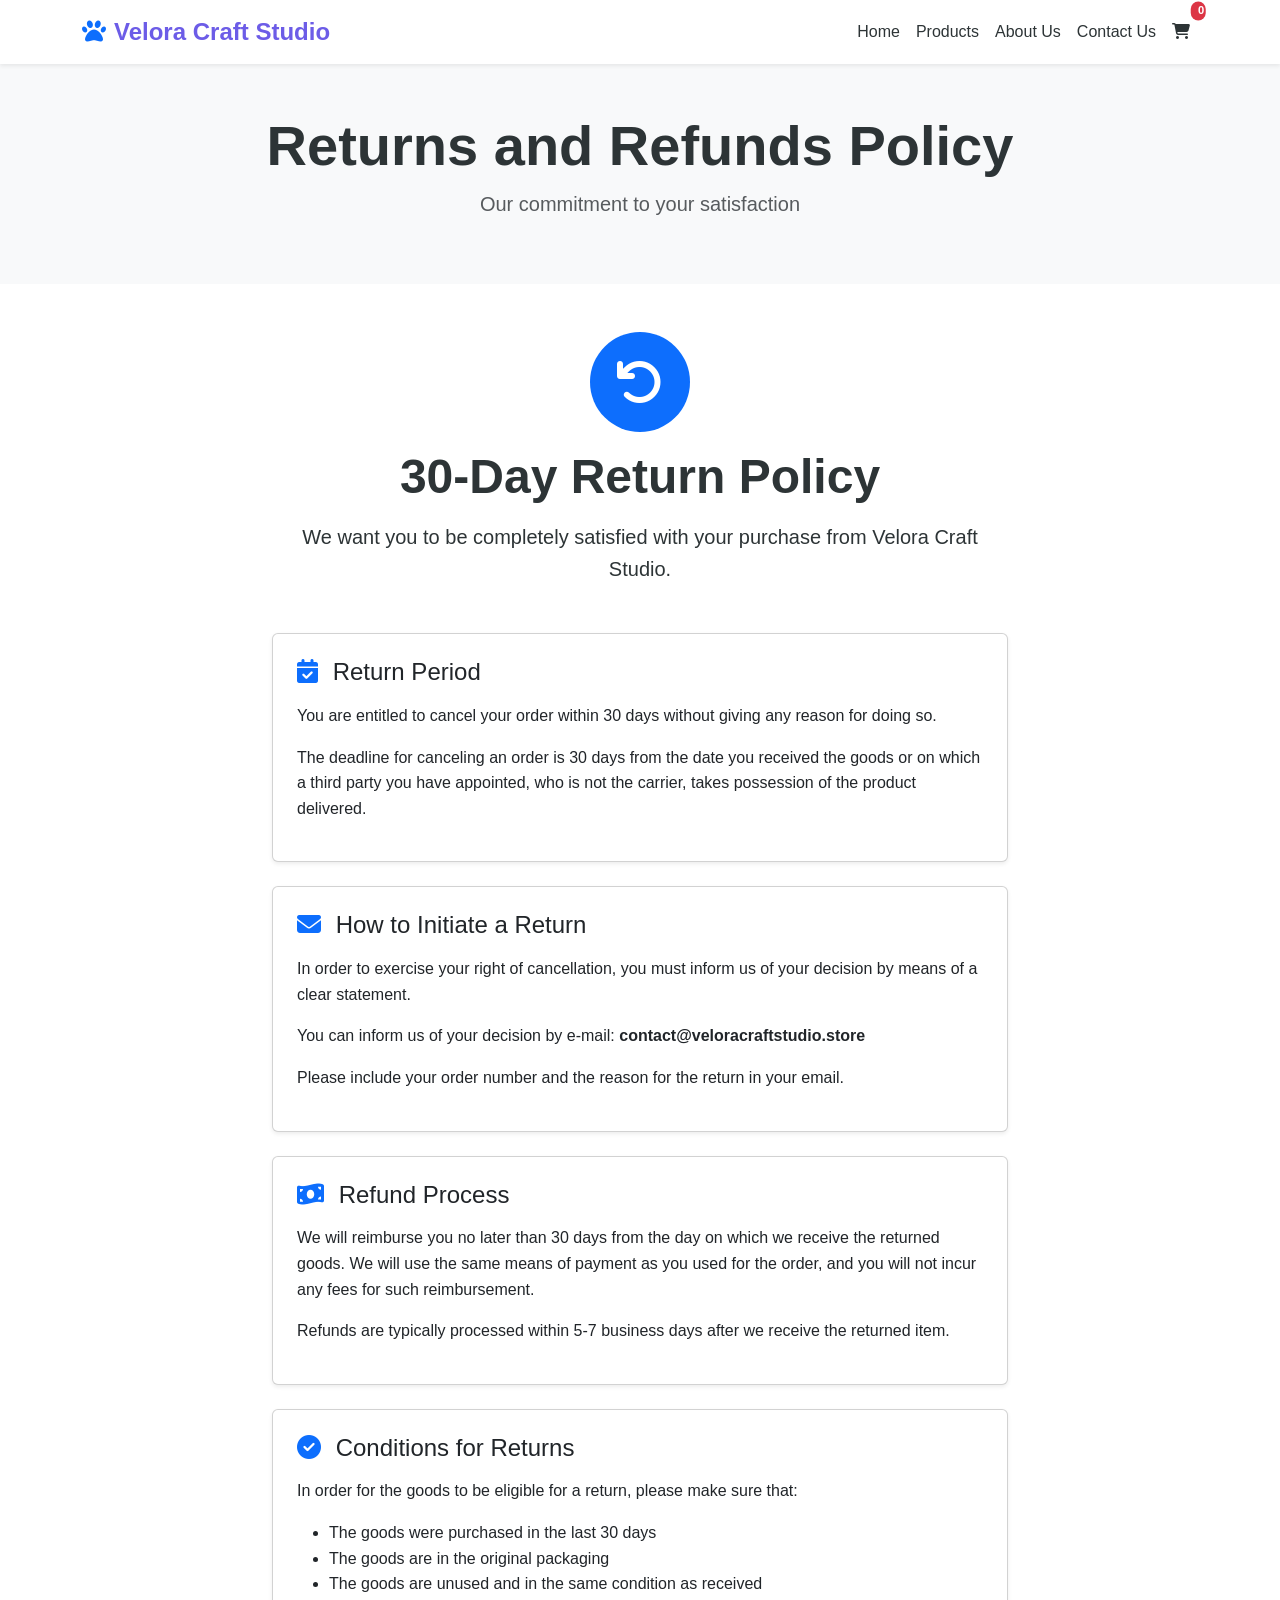
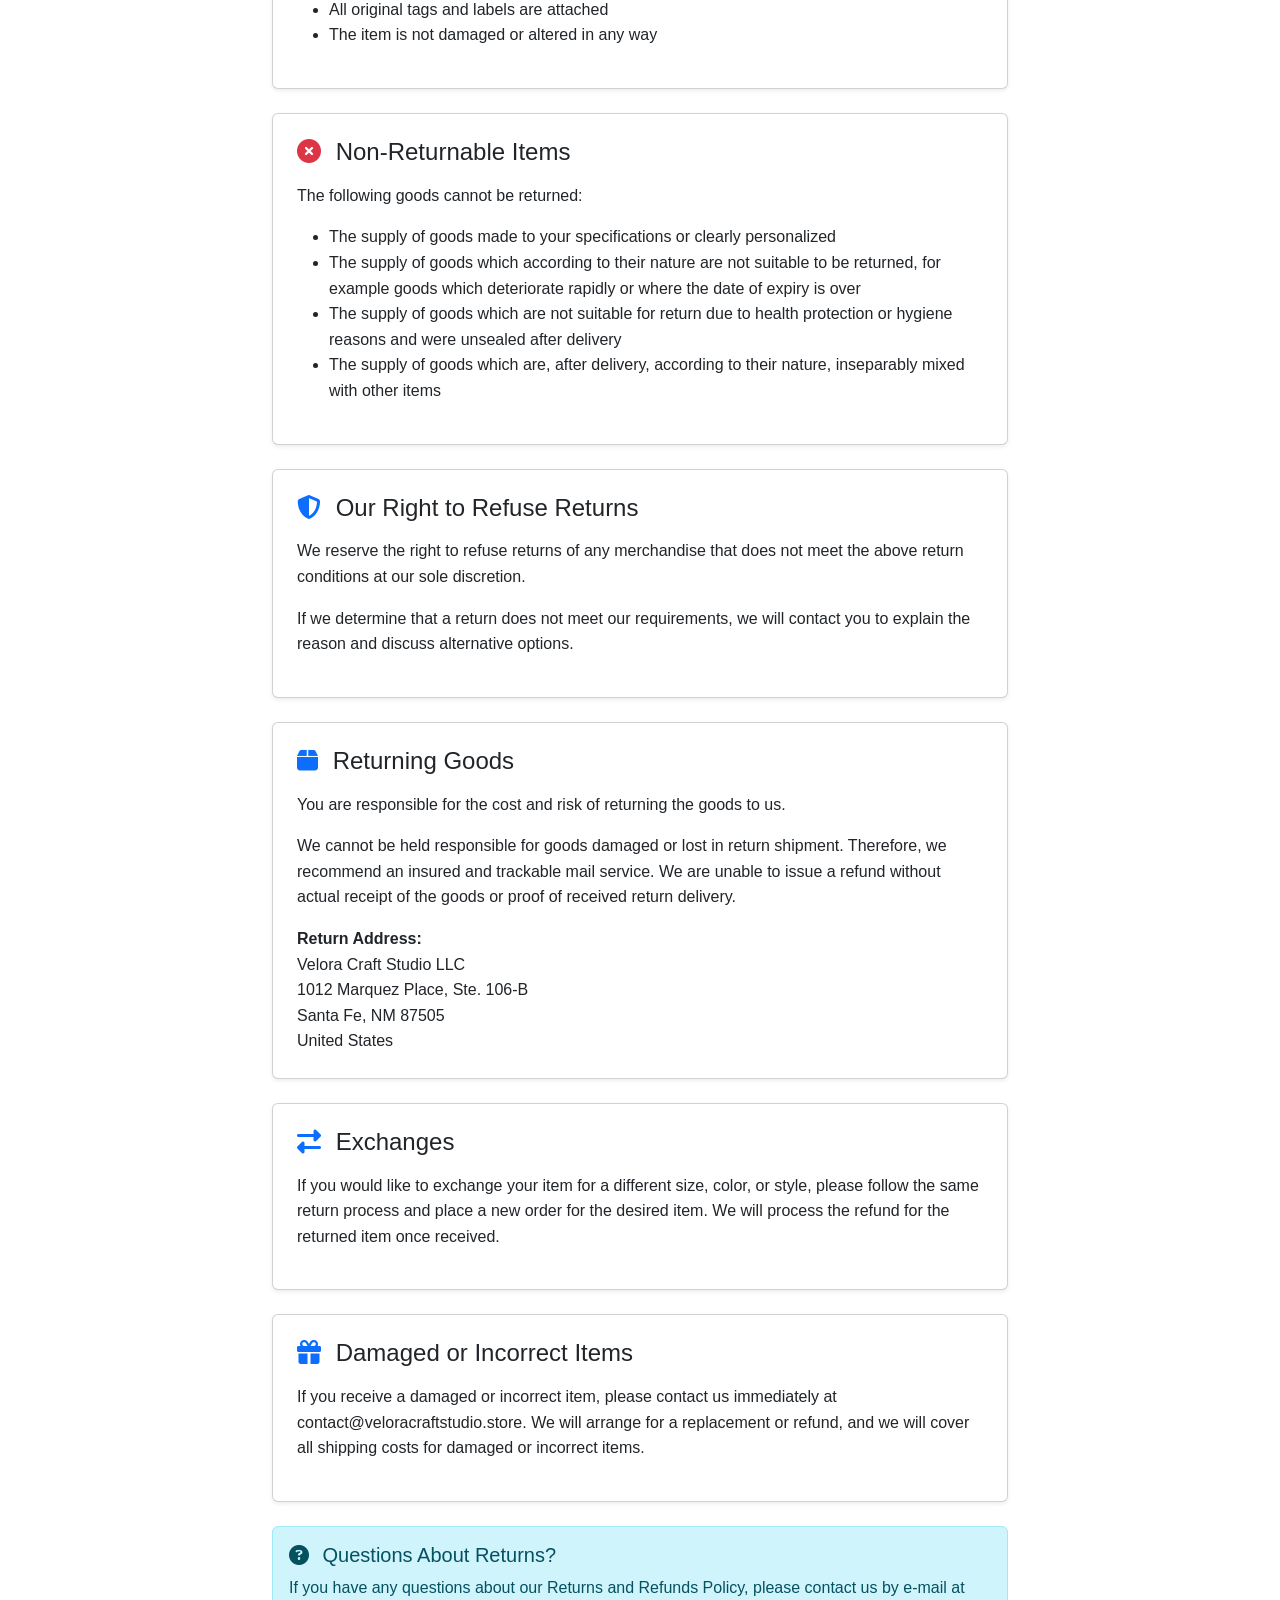
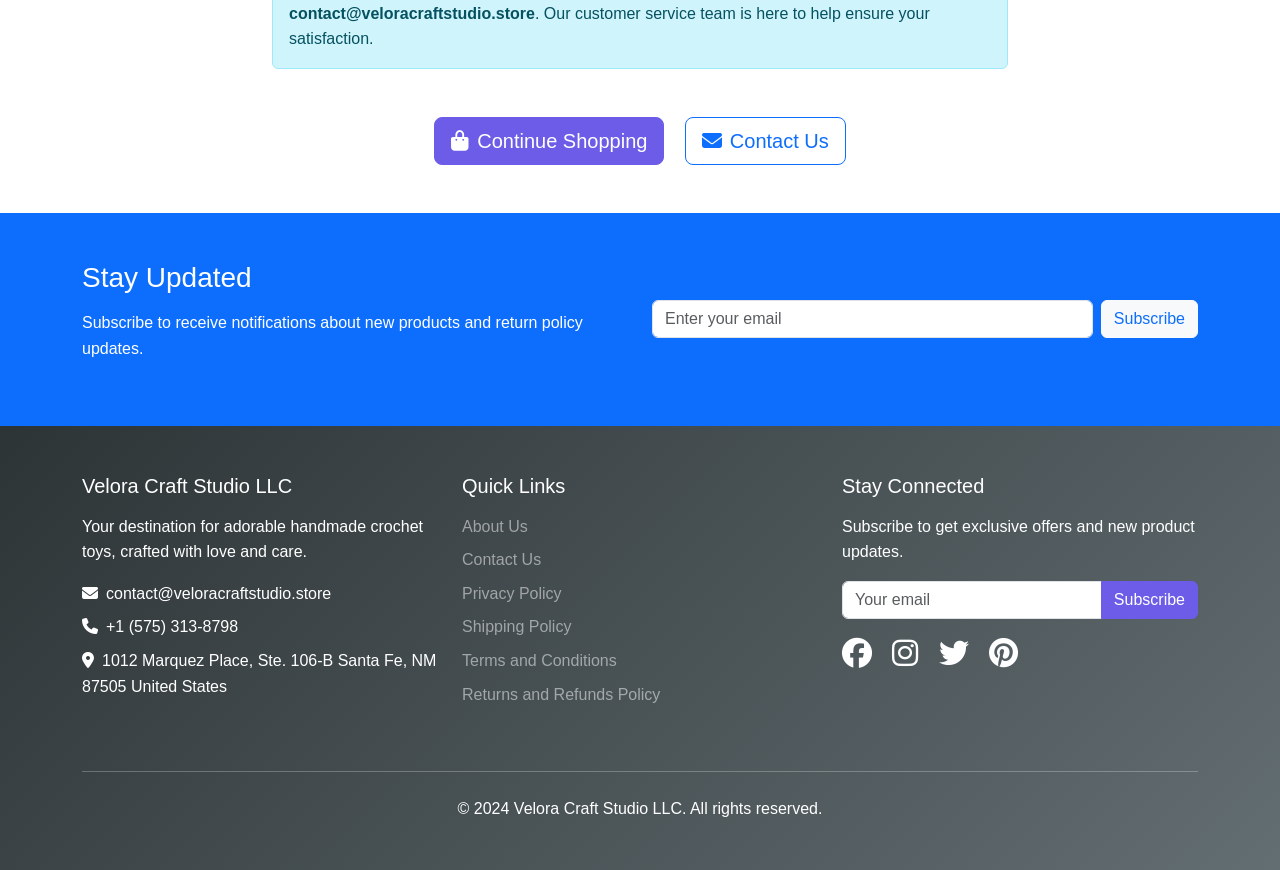
<file: returns.html>
<!DOCTYPE html>
<html lang="en">
<head>
    <meta charset="UTF-8">
    <meta name="viewport" content="width=device-width, initial-scale=1.0">
    <title>Returns and Refunds Policy - Velora Craft Studio LLC</title>
    <link href="https://cdn.jsdelivr.net/npm/bootstrap@5.3.0/dist/css/bootstrap.min.css" rel="stylesheet">
    <link rel="stylesheet" href="https://cdnjs.cloudflare.com/ajax/libs/font-awesome/6.4.0/css/all.min.css">
    <link rel="stylesheet" href="styles.css">
</head>
<body>
    <!-- Navigation -->
    <nav class="navbar navbar-expand-lg navbar-light bg-white shadow-sm sticky-top">
        <div class="container">
            <a class="navbar-brand fw-bold" href="index.html">
                <i class="fas fa-paw text-primary me-2"></i>Velora Craft Studio
            </a>
            <button class="navbar-toggler" type="button" data-bs-toggle="collapse" data-bs-target="#navbarNav">
                <span class="navbar-toggler-icon"></span>
            </button>
            <div class="collapse navbar-collapse" id="navbarNav">
                <ul class="navbar-nav ms-auto">
                    <li class="nav-item">
                        <a class="nav-link" href="index.html">Home</a>
                    </li>
                    <li class="nav-item">
                        <a class="nav-link" href="products.html">Products</a>
                    </li>
                    <li class="nav-item">
                        <a class="nav-link" href="about.html">About Us</a>
                    </li>
                    <li class="nav-item">
                        <a class="nav-link" href="contact.html">Contact Us</a>
                    </li>
                    <li class="nav-item">
                        <a class="nav-link position-relative" href="cart.html">
                            <i class="fas fa-shopping-cart"></i>
                            <span class="position-absolute top-0 start-100 translate-middle badge rounded-pill bg-danger cart-count">
                                0
                            </span>
                        </a>
                    </li>
                </ul>
            </div>
        </div>
    </nav>

    <!-- Page Header -->
    <section class="py-5 bg-light">
        <div class="container">
            <div class="text-center">
                <h1 class="display-4 fw-bold">Returns and Refunds Policy</h1>
                <p class="lead text-muted">Our commitment to your satisfaction</p>
            </div>
        </div>
    </section>

    <!-- Returns and Refunds Content -->
    <section class="py-5">
        <div class="container">
            <div class="row">
                <div class="col-lg-8 mx-auto">
                    <div class="content-wrapper">
                        <div class="text-center mb-5">
                            <div class="bg-primary rounded-circle d-inline-flex align-items-center justify-content-center mb-3" style="width: 100px; height: 100px;">
                                <i class="fas fa-undo fa-3x text-white"></i>
                            </div>
                            <h2 class="display-5 fw-bold mb-3">30-Day Return Policy</h2>
                            <p class="lead">We want you to be completely satisfied with your purchase from Velora Craft Studio.</p>
                        </div>

                        <div class="card shadow-sm mb-4">
                            <div class="card-body p-4">
                                <h3 class="h4 mb-3">
                                    <i class="fas fa-calendar-check text-primary me-2"></i>
                                    Return Period
                                </h3>
                                <p>You are entitled to cancel your order within 30 days without giving any reason for doing so.</p>
                                <p>The deadline for canceling an order is 30 days from the date you received the goods or on which a third party you have appointed, who is not the carrier, takes possession of the product delivered.</p>
                            </div>
                        </div>

                        <div class="card shadow-sm mb-4">
                            <div class="card-body p-4">
                                <h3 class="h4 mb-3">
                                    <i class="fas fa-envelope text-primary me-2"></i>
                                    How to Initiate a Return
                                </h3>
                                <p>In order to exercise your right of cancellation, you must inform us of your decision by means of a clear statement.</p>
                                <p>You can inform us of your decision by e-mail: <strong>contact@veloracraftstudio.store</strong></p>
                                <p>Please include your order number and the reason for the return in your email.</p>
                            </div>
                        </div>

                        <div class="card shadow-sm mb-4">
                            <div class="card-body p-4">
                                <h3 class="h4 mb-3">
                                    <i class="fas fa-money-bill-wave text-primary me-2"></i>
                                    Refund Process
                                </h3>
                                <p>We will reimburse you no later than 30 days from the day on which we receive the returned goods. We will use the same means of payment as you used for the order, and you will not incur any fees for such reimbursement.</p>
                                <p>Refunds are typically processed within 5-7 business days after we receive the returned item.</p>
                            </div>
                        </div>

                        <div class="card shadow-sm mb-4">
                            <div class="card-body p-4">
                                <h3 class="h4 mb-3">
                                    <i class="fas fa-check-circle text-primary me-2"></i>
                                    Conditions for Returns
                                </h3>
                                <p>In order for the goods to be eligible for a return, please make sure that:</p>
                                <ul>
                                    <li>The goods were purchased in the last 30 days</li>
                                    <li>The goods are in the original packaging</li>
                                    <li>The goods are unused and in the same condition as received</li>
                                    <li>All original tags and labels are attached</li>
                                    <li>The item is not damaged or altered in any way</li>
                                </ul>
                            </div>
                        </div>

                        <div class="card shadow-sm mb-4">
                            <div class="card-body p-4">
                                <h3 class="h4 mb-3">
                                    <i class="fas fa-times-circle text-danger me-2"></i>
                                    Non-Returnable Items
                                </h3>
                                <p>The following goods cannot be returned:</p>
                                <ul>
                                    <li>The supply of goods made to your specifications or clearly personalized</li>
                                    <li>The supply of goods which according to their nature are not suitable to be returned, for example goods which deteriorate rapidly or where the date of expiry is over</li>
                                    <li>The supply of goods which are not suitable for return due to health protection or hygiene reasons and were unsealed after delivery</li>
                                    <li>The supply of goods which are, after delivery, according to their nature, inseparably mixed with other items</li>
                                </ul>
                            </div>
                        </div>

                        <div class="card shadow-sm mb-4">
                            <div class="card-body p-4">
                                <h3 class="h4 mb-3">
                                    <i class="fas fa-shield-alt text-primary me-2"></i>
                                    Our Right to Refuse Returns
                                </h3>
                                <p>We reserve the right to refuse returns of any merchandise that does not meet the above return conditions at our sole discretion.</p>
                                <p>If we determine that a return does not meet our requirements, we will contact you to explain the reason and discuss alternative options.</p>
                            </div>
                        </div>

                        <div class="card shadow-sm mb-4">
                            <div class="card-body p-4">
                                <h3 class="h4 mb-3">
                                    <i class="fas fa-box text-primary me-2"></i>
                                    Returning Goods
                                </h3>
                                <p>You are responsible for the cost and risk of returning the goods to us.</p>
                                <p>We cannot be held responsible for goods damaged or lost in return shipment. Therefore, we recommend an insured and trackable mail service. We are unable to issue a refund without actual receipt of the goods or proof of received return delivery.</p>
                                <p class="mb-0"><strong>Return Address:</strong><br>
                                Velora Craft Studio LLC<br>
                                1012 Marquez Place, Ste. 106-B<br>
                                Santa Fe, NM 87505<br>
                                United States</p>
                            </div>
                        </div>

                        <div class="card shadow-sm mb-4">
                            <div class="card-body p-4">
                                <h3 class="h4 mb-3">
                                    <i class="fas fa-exchange-alt text-primary me-2"></i>
                                    Exchanges
                                </h3>
                                <p>If you would like to exchange your item for a different size, color, or style, please follow the same return process and place a new order for the desired item. We will process the refund for the returned item once received.</p>
                            </div>
                        </div>

                        <div class="card shadow-sm mb-4">
                            <div class="card-body p-4">
                                <h3 class="h4 mb-3">
                                    <i class="fas fa-gift text-primary me-2"></i>
                                    Damaged or Incorrect Items
                                </h3>
                                <p>If you receive a damaged or incorrect item, please contact us immediately at contact@veloracraftstudio.store. We will arrange for a replacement or refund, and we will cover all shipping costs for damaged or incorrect items.</p>
                            </div>
                        </div>

                        <div class="alert alert-info">
                            <h5 class="alert-heading">
                                <i class="fas fa-question-circle me-2"></i>
                                Questions About Returns?
                            </h5>
                            <p class="mb-0">If you have any questions about our Returns and Refunds Policy, please contact us by e-mail at <strong>contact@veloracraftstudio.store</strong>. Our customer service team is here to help ensure your satisfaction.</p>
                        </div>

                        <div class="text-center mt-5">
                            <a href="products.html" class="btn btn-primary btn-lg me-3">
                                <i class="fas fa-shopping-bag me-2"></i>Continue Shopping
                            </a>
                            <a href="contact.html" class="btn btn-outline-primary btn-lg">
                                <i class="fas fa-envelope me-2"></i>Contact Us
                            </a>
                        </div>
                    </div>
                </div>
            </div>
        </div>
    </section>

    <!-- Newsletter Section -->
    <section class="py-5 bg-primary text-white">
        <div class="container">
            <div class="row align-items-center">
                <div class="col-lg-6">
                    <h3 class="mb-3">Stay Updated</h3>
                    <p>Subscribe to receive notifications about new products and return policy updates.</p>
                </div>
                <div class="col-lg-6">
                    <form class="d-flex gap-2" id="newsletter-form">
                        <input type="email" class="form-control" placeholder="Enter your email" required>
                        <button type="submit" class="btn btn-light text-primary">Subscribe</button>
                    </form>
                </div>
            </div>
        </div>
    </section>

    <!-- Footer -->
    <footer class="bg-dark text-white py-5">
        <div class="container">
            <div class="row">
                <div class="col-lg-4 mb-4">
                    <h5 class="mb-3">Velora Craft Studio LLC</h5>
                    <p class="mb-3">Your destination for adorable handmade crochet toys, crafted with love and care.</p>
                    <div class="contact-info">
                        <p class="mb-2"><i class="fas fa-envelope me-2"></i>contact@veloracraftstudio.store</p>
                        <p class="mb-2"><i class="fas fa-phone me-2"></i>+1 (575) 313-8798</p>
                        <p class="mb-2"><i class="fas fa-map-marker-alt me-2"></i>1012 Marquez Place, Ste. 106-B Santa Fe, NM 87505 United States</p>
                    </div>
                </div>
                <div class="col-lg-4 mb-4">
                    <h5 class="mb-3">Quick Links</h5>
                    <ul class="list-unstyled">
                        <li class="mb-2"><a href="about.html" class="text-white-50 text-decoration-none">About Us</a></li>
                        <li class="mb-2"><a href="contact.html" class="text-white-50 text-decoration-none">Contact Us</a></li>
                        <li class="mb-2"><a href="privacy.html" class="text-white-50 text-decoration-none">Privacy Policy</a></li>
                        <li class="mb-2"><a href="shipping.html" class="text-white-50 text-decoration-none">Shipping Policy</a></li>
                        <li class="mb-2"><a href="terms.html" class="text-white-50 text-decoration-none">Terms and Conditions</a></li>
                        <li class="mb-2"><a href="returns.html" class="text-white-50 text-decoration-none">Returns and Refunds Policy</a></li>
                    </ul>
                </div>
                <div class="col-lg-4 mb-4">
                    <h5 class="mb-3">Stay Connected</h5>
                    <p class="mb-3">Subscribe to get exclusive offers and new product updates.</p>
                    <form id="footer-newsletter-form">
                        <div class="input-group mb-3">
                            <input type="email" class="form-control" placeholder="Your email" required>
                            <button class="btn btn-primary" type="submit">Subscribe</button>
                        </div>
                    </form>
                    <div class="social-links mt-3">
                        <a href="#" class="text-white me-3"><i class="fab fa-facebook fa-lg"></i></a>
                        <a href="#" class="text-white me-3"><i class="fab fa-instagram fa-lg"></i></a>
                        <a href="#" class="text-white me-3"><i class="fab fa-twitter fa-lg"></i></a>
                        <a href="#" class="text-white"><i class="fab fa-pinterest fa-lg"></i></a>
                    </div>
                </div>
            </div>
            <hr class="bg-white-50 my-4">
            <div class="text-center">
                <p class="mb-0">&copy; 2024 Velora Craft Studio LLC. All rights reserved.</p>
            </div>
        </div>
    </footer>

    <script src="https://cdn.jsdelivr.net/npm/bootstrap@5.3.0/dist/js/bootstrap.bundle.min.js"></script>
    <script src="script.js"></script>
</body>
</html>
</file>
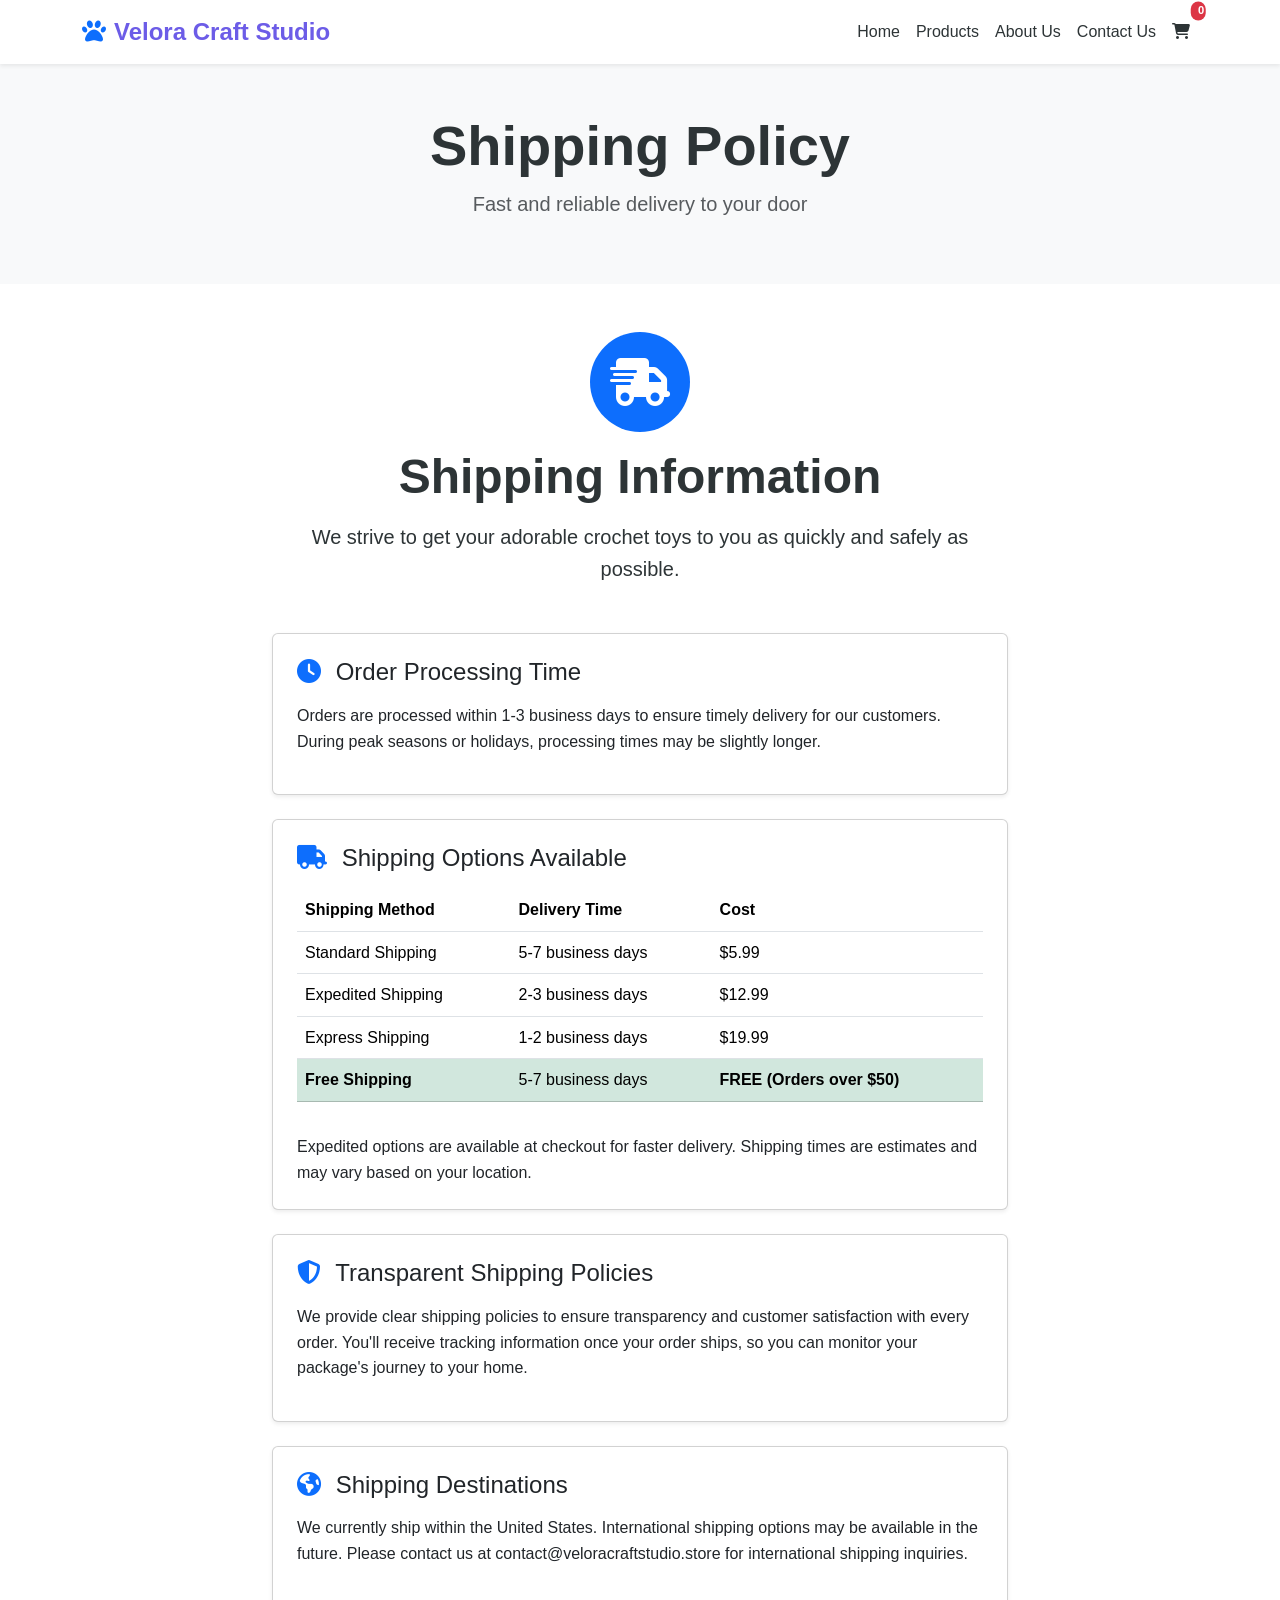
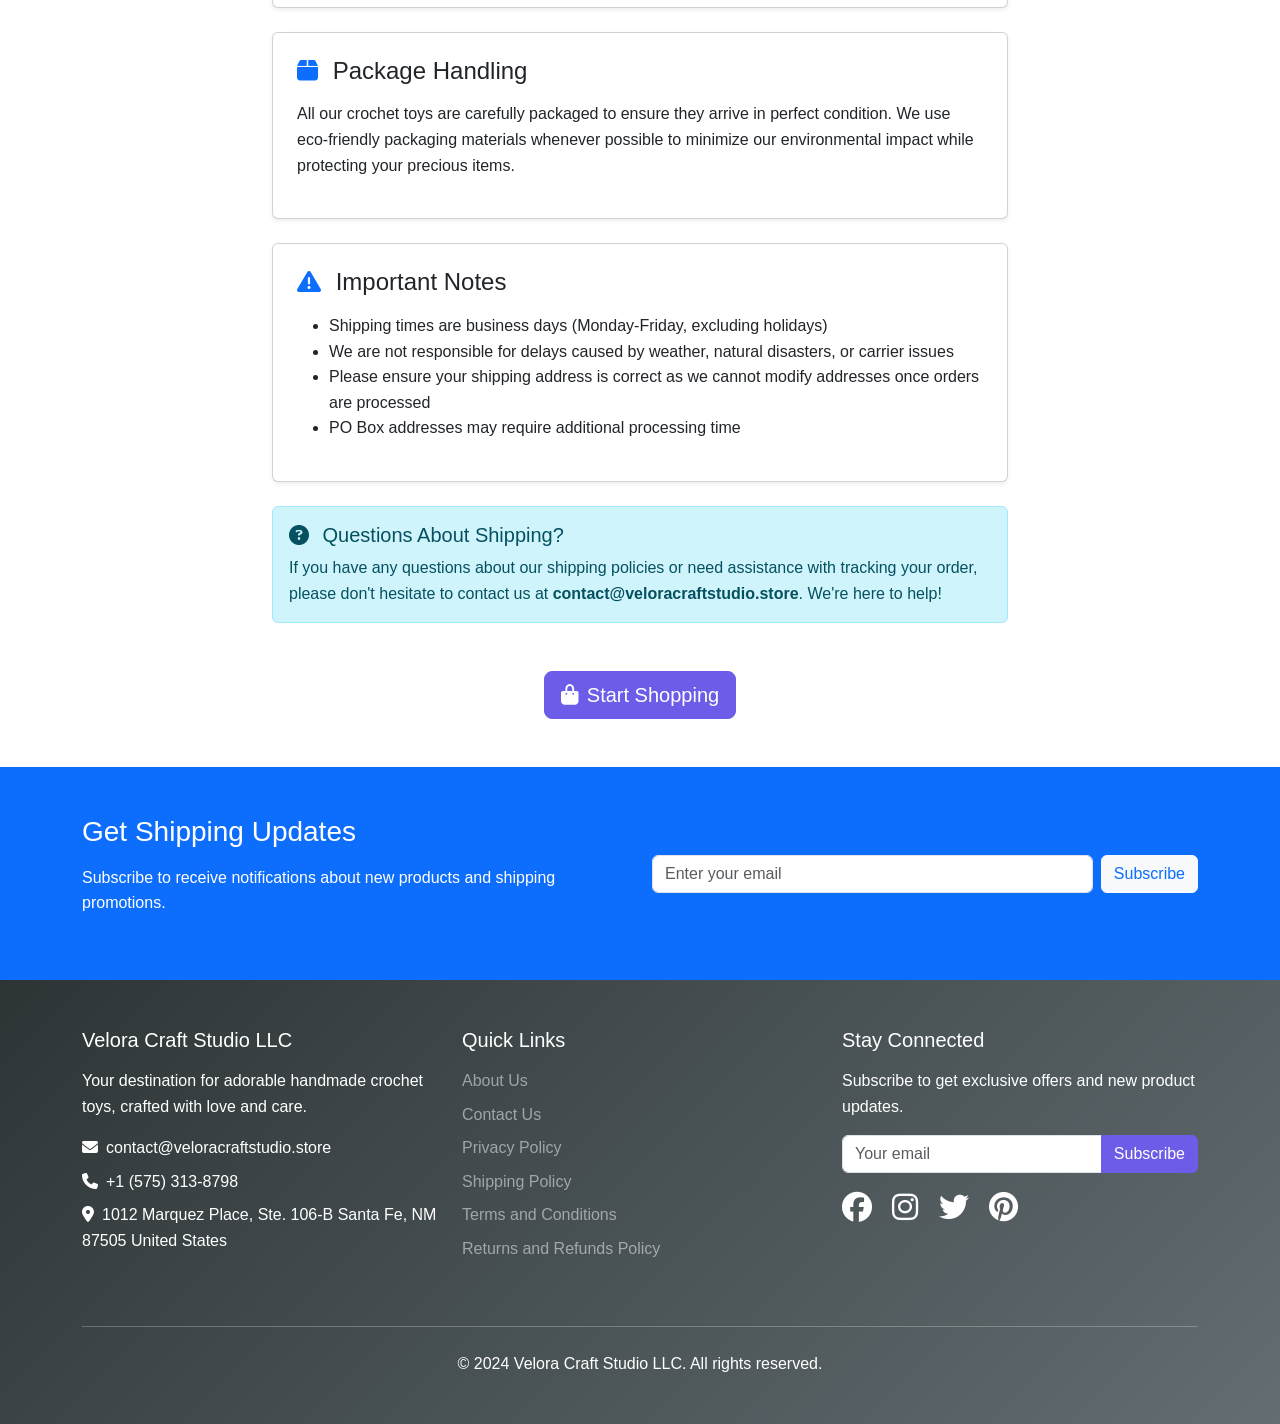
<file: shipping.html>
<!DOCTYPE html>
<html lang="en">
<head>
    <meta charset="UTF-8">
    <meta name="viewport" content="width=device-width, initial-scale=1.0">
    <title>Shipping Policy - Velora Craft Studio LLC</title>
    <link href="https://cdn.jsdelivr.net/npm/bootstrap@5.3.0/dist/css/bootstrap.min.css" rel="stylesheet">
    <link rel="stylesheet" href="https://cdnjs.cloudflare.com/ajax/libs/font-awesome/6.4.0/css/all.min.css">
    <link rel="stylesheet" href="styles.css">
</head>
<body>
    <!-- Navigation -->
    <nav class="navbar navbar-expand-lg navbar-light bg-white shadow-sm sticky-top">
        <div class="container">
            <a class="navbar-brand fw-bold" href="index.html">
                <i class="fas fa-paw text-primary me-2"></i>Velora Craft Studio
            </a>
            <button class="navbar-toggler" type="button" data-bs-toggle="collapse" data-bs-target="#navbarNav">
                <span class="navbar-toggler-icon"></span>
            </button>
            <div class="collapse navbar-collapse" id="navbarNav">
                <ul class="navbar-nav ms-auto">
                    <li class="nav-item">
                        <a class="nav-link" href="index.html">Home</a>
                    </li>
                    <li class="nav-item">
                        <a class="nav-link" href="products.html">Products</a>
                    </li>
                    <li class="nav-item">
                        <a class="nav-link" href="about.html">About Us</a>
                    </li>
                    <li class="nav-item">
                        <a class="nav-link" href="contact.html">Contact Us</a>
                    </li>
                    <li class="nav-item">
                        <a class="nav-link position-relative" href="cart.html">
                            <i class="fas fa-shopping-cart"></i>
                            <span class="position-absolute top-0 start-100 translate-middle badge rounded-pill bg-danger cart-count">
                                0
                            </span>
                        </a>
                    </li>
                </ul>
            </div>
        </div>
    </nav>

    <!-- Page Header -->
    <section class="py-5 bg-light">
        <div class="container">
            <div class="text-center">
                <h1 class="display-4 fw-bold">Shipping Policy</h1>
                <p class="lead text-muted">Fast and reliable delivery to your door</p>
            </div>
        </div>
    </section>

    <!-- Shipping Policy Content -->
    <section class="py-5">
        <div class="container">
            <div class="row">
                <div class="col-lg-8 mx-auto">
                    <div class="content-wrapper">
                        <div class="text-center mb-5">
                            <div class="bg-primary rounded-circle d-inline-flex align-items-center justify-content-center mb-3" style="width: 100px; height: 100px;">
                                <i class="fas fa-shipping-fast fa-3x text-white"></i>
                            </div>
                            <h2 class="display-5 fw-bold mb-3">Shipping Information</h2>
                            <p class="lead">We strive to get your adorable crochet toys to you as quickly and safely as possible.</p>
                        </div>

                        <div class="card shadow-sm mb-4">
                            <div class="card-body p-4">
                                <h3 class="h4 mb-3">
                                    <i class="fas fa-clock text-primary me-2"></i>
                                    Order Processing Time
                                </h3>
                                <p>Orders are processed within 1-3 business days to ensure timely delivery for our customers. During peak seasons or holidays, processing times may be slightly longer.</p>
                            </div>
                        </div>

                        <div class="card shadow-sm mb-4">
                            <div class="card-body p-4">
                                <h3 class="h4 mb-3">
                                    <i class="fas fa-truck text-primary me-2"></i>
                                    Shipping Options Available
                                </h3>
                                <div class="table-responsive">
                                    <table class="table table-hover">
                                        <thead>
                                            <tr>
                                                <th>Shipping Method</th>
                                                <th>Delivery Time</th>
                                                <th>Cost</th>
                                            </tr>
                                        </thead>
                                        <tbody>
                                            <tr>
                                                <td>Standard Shipping</td>
                                                <td>5-7 business days</td>
                                                <td>$5.99</td>
                                            </tr>
                                            <tr>
                                                <td>Expedited Shipping</td>
                                                <td>2-3 business days</td>
                                                <td>$12.99</td>
                                            </tr>
                                            <tr>
                                                <td>Express Shipping</td>
                                                <td>1-2 business days</td>
                                                <td>$19.99</td>
                                            </tr>
                                            <tr class="table-success">
                                                <td><strong>Free Shipping</strong></td>
                                                <td>5-7 business days</td>
                                                <td><strong>FREE (Orders over $50)</strong></td>
                                            </tr>
                                        </tbody>
                                    </table>
                                </div>
                                <p class="mt-3 mb-0">Expedited options are available at checkout for faster delivery. Shipping times are estimates and may vary based on your location.</p>
                            </div>
                        </div>

                        <div class="card shadow-sm mb-4">
                            <div class="card-body p-4">
                                <h3 class="h4 mb-3">
                                    <i class="fas fa-shield-alt text-primary me-2"></i>
                                    Transparent Shipping Policies
                                </h3>
                                <p>We provide clear shipping policies to ensure transparency and customer satisfaction with every order. You'll receive tracking information once your order ships, so you can monitor your package's journey to your home.</p>
                            </div>
                        </div>

                        <div class="card shadow-sm mb-4">
                            <div class="card-body p-4">
                                <h3 class="h4 mb-3">
                                    <i class="fas fa-globe-americas text-primary me-2"></i>
                                    Shipping Destinations
                                </h3>
                                <p>We currently ship within the United States. International shipping options may be available in the future. Please contact us at contact@veloracraftstudio.store for international shipping inquiries.</p>
                            </div>
                        </div>

                        <div class="card shadow-sm mb-4">
                            <div class="card-body p-4">
                                <h3 class="h4 mb-3">
                                    <i class="fas fa-box text-primary me-2"></i>
                                    Package Handling
                                </h3>
                                <p>All our crochet toys are carefully packaged to ensure they arrive in perfect condition. We use eco-friendly packaging materials whenever possible to minimize our environmental impact while protecting your precious items.</p>
                            </div>
                        </div>

                        <div class="card shadow-sm mb-4">
                            <div class="card-body p-4">
                                <h3 class="h4 mb-3">
                                    <i class="fas fa-exclamation-triangle text-primary me-2"></i>
                                    Important Notes
                                </h3>
                                <ul>
                                    <li>Shipping times are business days (Monday-Friday, excluding holidays)</li>
                                    <li>We are not responsible for delays caused by weather, natural disasters, or carrier issues</li>
                                    <li>Please ensure your shipping address is correct as we cannot modify addresses once orders are processed</li>
                                    <li>PO Box addresses may require additional processing time</li>
                                </ul>
                            </div>
                        </div>

                        <div class="alert alert-info">
                            <h5 class="alert-heading">
                                <i class="fas fa-question-circle me-2"></i>
                                Questions About Shipping?
                            </h5>
                            <p class="mb-0">If you have any questions about our shipping policies or need assistance with tracking your order, please don't hesitate to contact us at <strong>contact@veloracraftstudio.store</strong>. We're here to help!</p>
                        </div>

                        <div class="text-center mt-5">
                            <a href="products.html" class="btn btn-primary btn-lg">
                                <i class="fas fa-shopping-bag me-2"></i>Start Shopping
                            </a>
                        </div>
                    </div>
                </div>
            </div>
        </div>
    </section>

    <!-- Newsletter Section -->
    <section class="py-5 bg-primary text-white">
        <div class="container">
            <div class="row align-items-center">
                <div class="col-lg-6">
                    <h3 class="mb-3">Get Shipping Updates</h3>
                    <p>Subscribe to receive notifications about new products and shipping promotions.</p>
                </div>
                <div class="col-lg-6">
                    <form class="d-flex gap-2" id="newsletter-form">
                        <input type="email" class="form-control" placeholder="Enter your email" required>
                        <button type="submit" class="btn btn-light text-primary">Subscribe</button>
                    </form>
                </div>
            </div>
        </div>
    </section>

    <!-- Footer -->
    <footer class="bg-dark text-white py-5">
        <div class="container">
            <div class="row">
                <div class="col-lg-4 mb-4">
                    <h5 class="mb-3">Velora Craft Studio LLC</h5>
                    <p class="mb-3">Your destination for adorable handmade crochet toys, crafted with love and care.</p>
                    <div class="contact-info">
                        <p class="mb-2"><i class="fas fa-envelope me-2"></i>contact@veloracraftstudio.store</p>
                        <p class="mb-2"><i class="fas fa-phone me-2"></i>+1 (575) 313-8798</p>
                        <p class="mb-2"><i class="fas fa-map-marker-alt me-2"></i>1012 Marquez Place, Ste. 106-B Santa Fe, NM 87505 United States</p>
                    </div>
                </div>
                <div class="col-lg-4 mb-4">
                    <h5 class="mb-3">Quick Links</h5>
                    <ul class="list-unstyled">
                        <li class="mb-2"><a href="about.html" class="text-white-50 text-decoration-none">About Us</a></li>
                        <li class="mb-2"><a href="contact.html" class="text-white-50 text-decoration-none">Contact Us</a></li>
                        <li class="mb-2"><a href="privacy.html" class="text-white-50 text-decoration-none">Privacy Policy</a></li>
                        <li class="mb-2"><a href="shipping.html" class="text-white-50 text-decoration-none">Shipping Policy</a></li>
                        <li class="mb-2"><a href="terms.html" class="text-white-50 text-decoration-none">Terms and Conditions</a></li>
                        <li class="mb-2"><a href="returns.html" class="text-white-50 text-decoration-none">Returns and Refunds Policy</a></li>
                    </ul>
                </div>
                <div class="col-lg-4 mb-4">
                    <h5 class="mb-3">Stay Connected</h5>
                    <p class="mb-3">Subscribe to get exclusive offers and new product updates.</p>
                    <form id="footer-newsletter-form">
                        <div class="input-group mb-3">
                            <input type="email" class="form-control" placeholder="Your email" required>
                            <button class="btn btn-primary" type="submit">Subscribe</button>
                        </div>
                    </form>
                    <div class="social-links mt-3">
                        <a href="#" class="text-white me-3"><i class="fab fa-facebook fa-lg"></i></a>
                        <a href="#" class="text-white me-3"><i class="fab fa-instagram fa-lg"></i></a>
                        <a href="#" class="text-white me-3"><i class="fab fa-twitter fa-lg"></i></a>
                        <a href="#" class="text-white"><i class="fab fa-pinterest fa-lg"></i></a>
                    </div>
                </div>
            </div>
            <hr class="bg-white-50 my-4">
            <div class="text-center">
                <p class="mb-0">&copy; 2024 Velora Craft Studio LLC. All rights reserved.</p>
            </div>
        </div>
    </footer>

    <script src="https://cdn.jsdelivr.net/npm/bootstrap@5.3.0/dist/js/bootstrap.bundle.min.js"></script>
    <script src="script.js"></script>
</body>
</html>
</file>
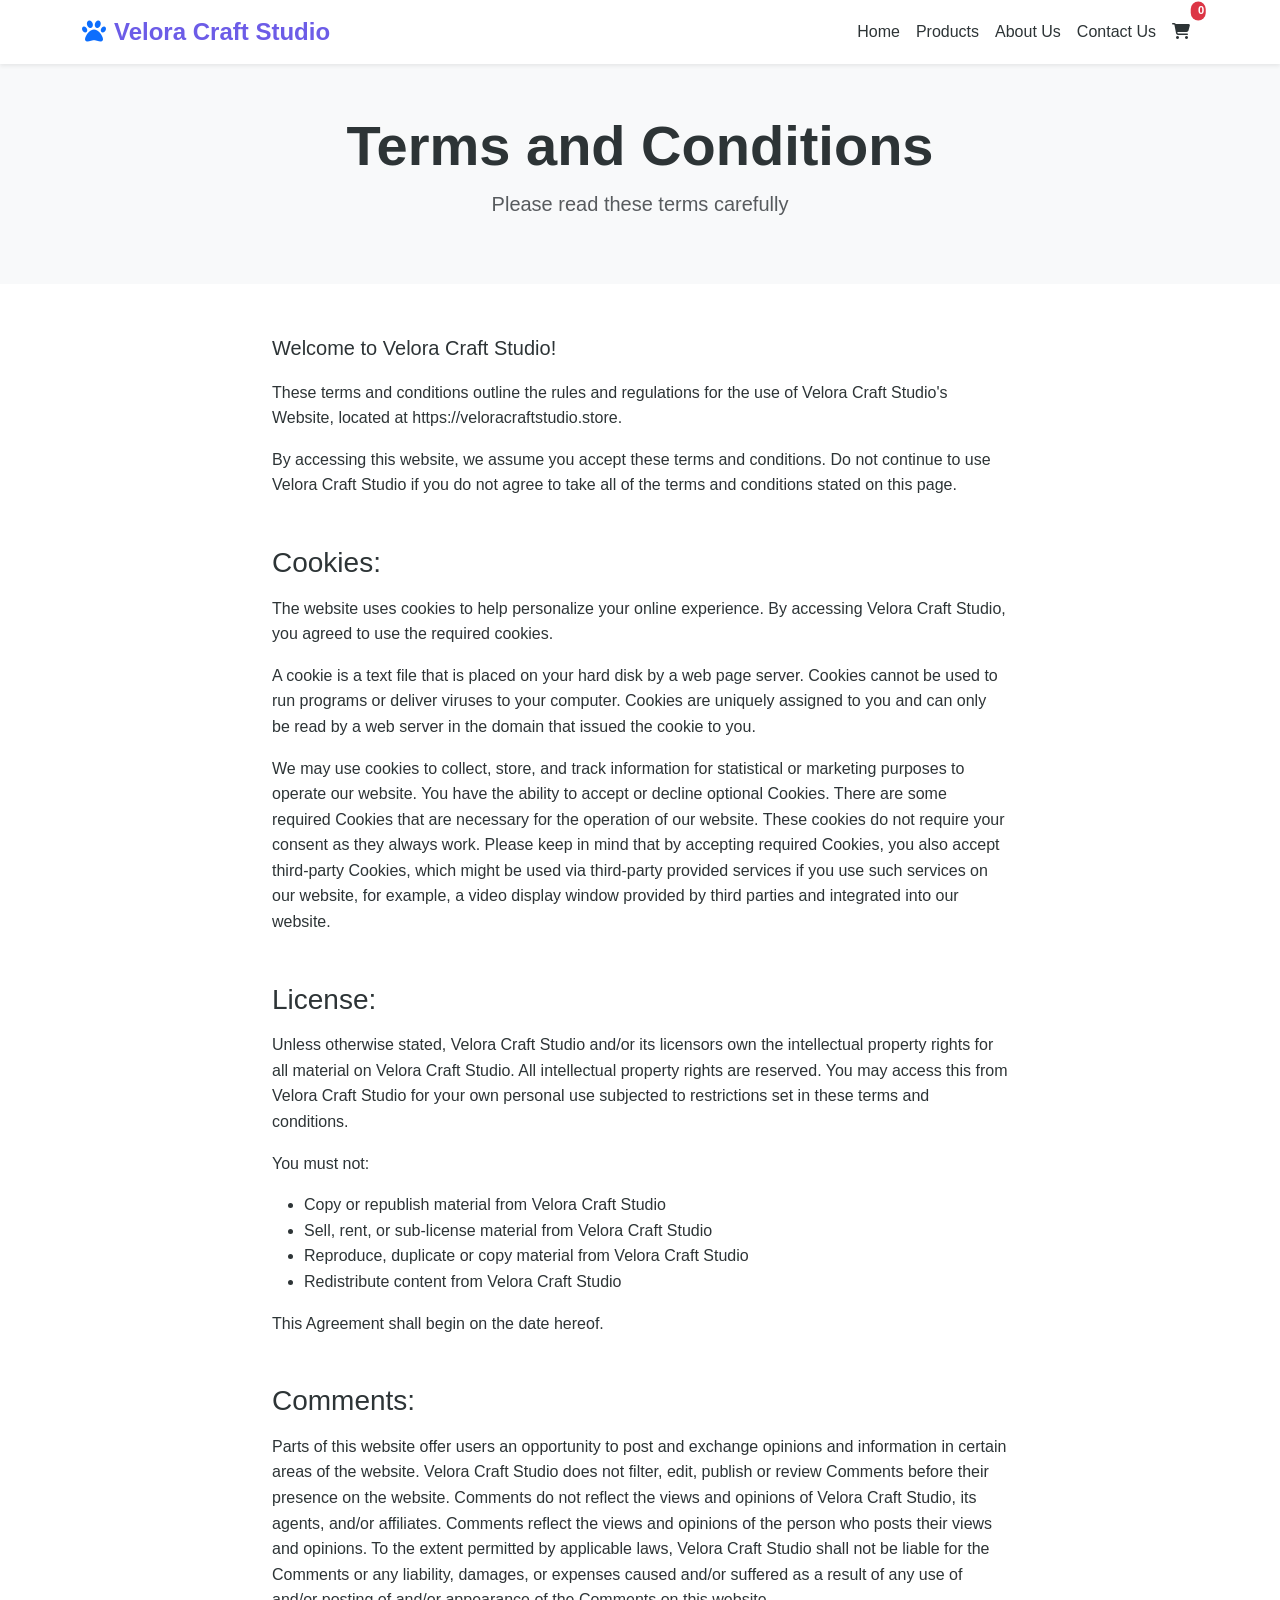
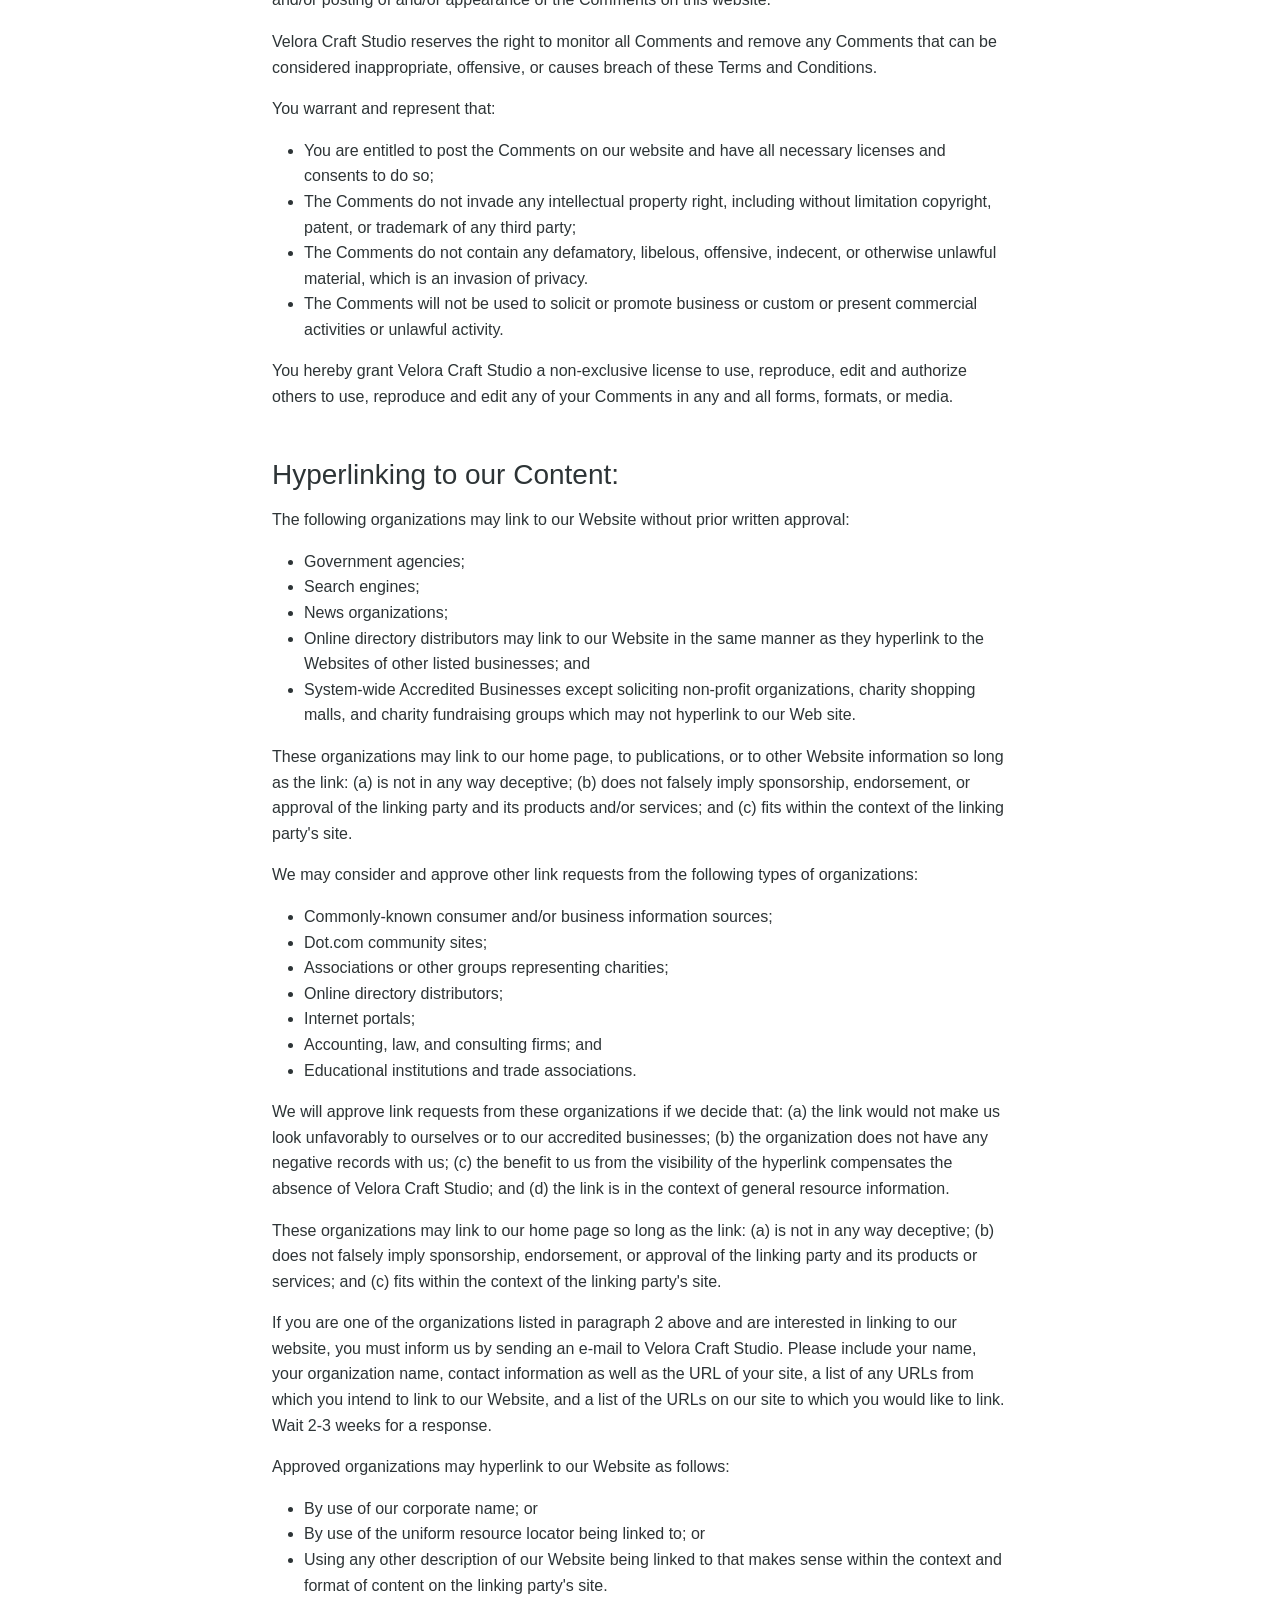
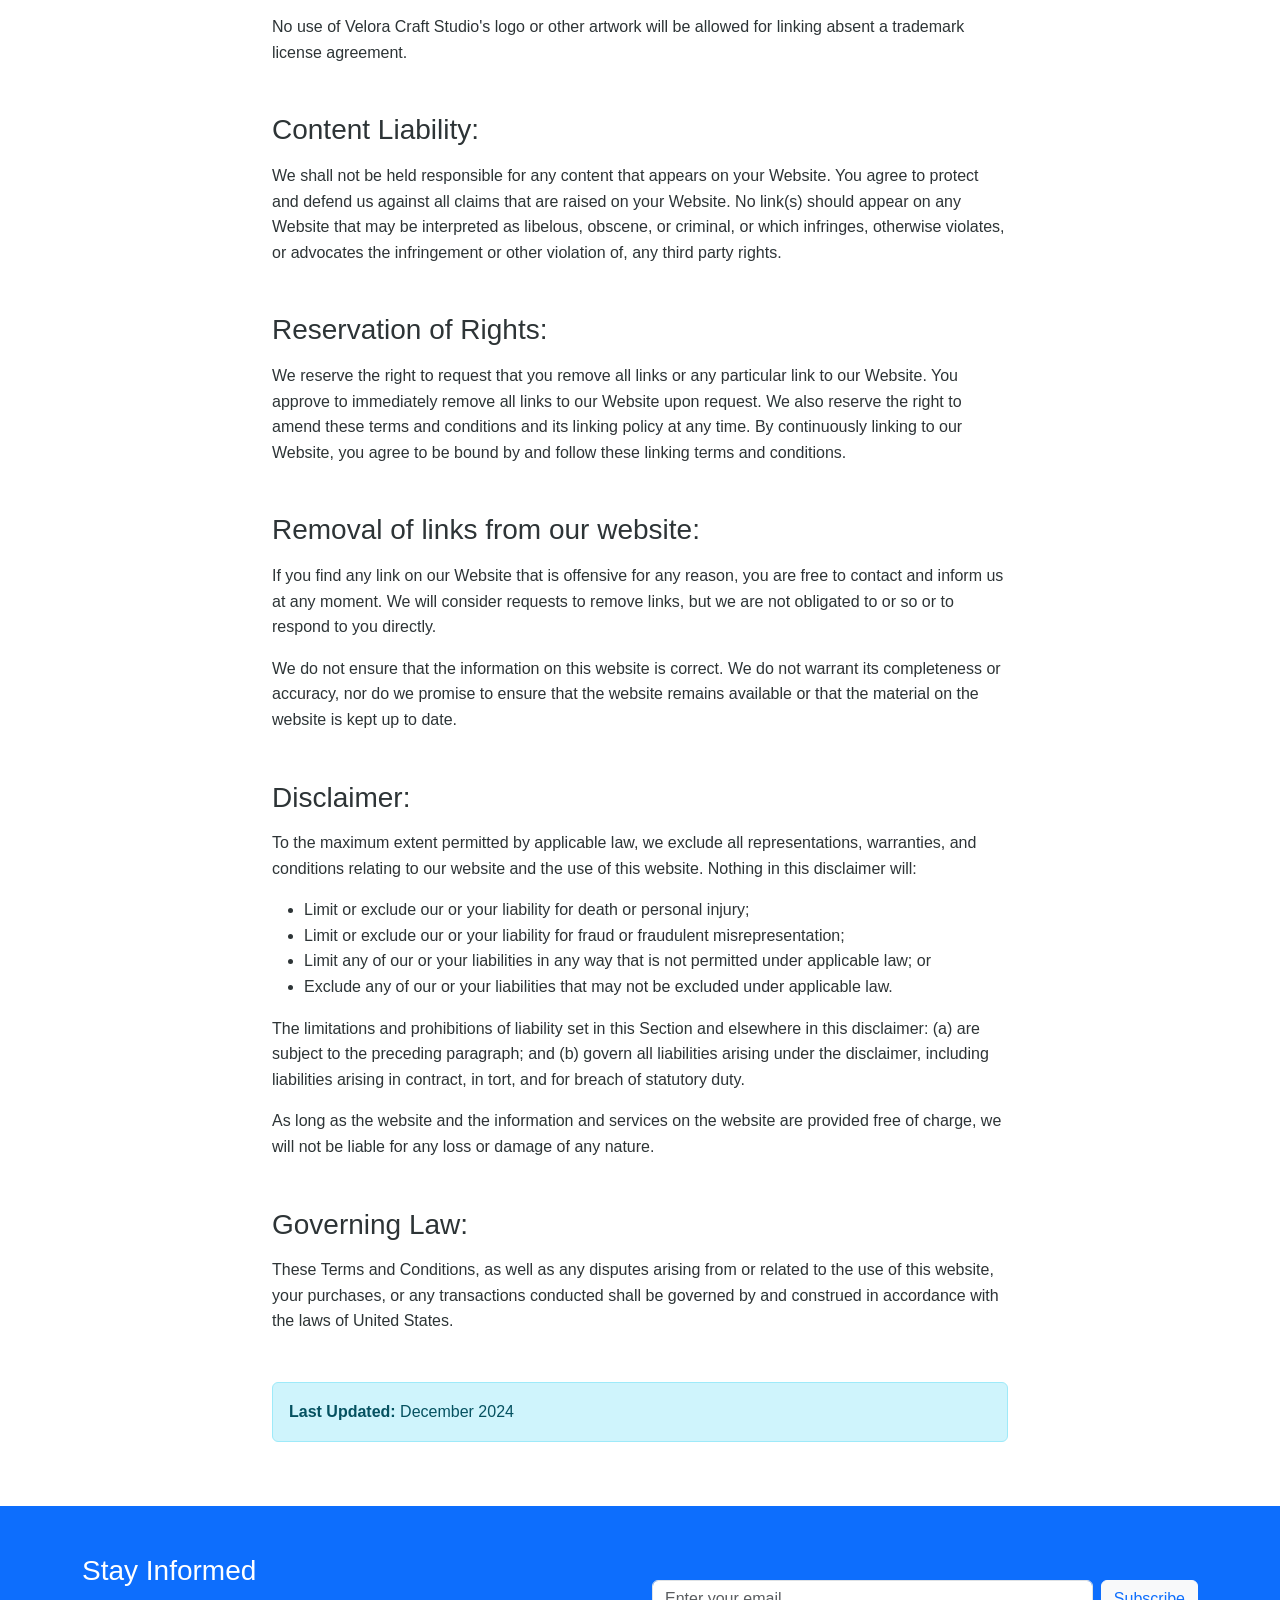
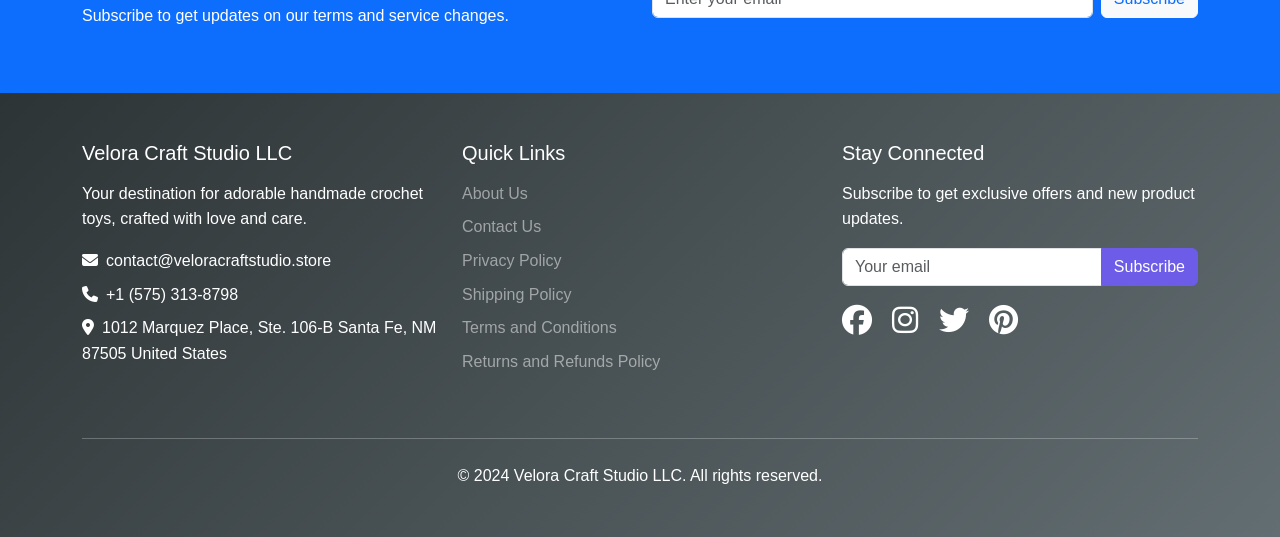
<file: terms.html>
<!DOCTYPE html>
<html lang="en">
<head>
    <meta charset="UTF-8">
    <meta name="viewport" content="width=device-width, initial-scale=1.0">
    <title>Terms and Conditions - Velora Craft Studio LLC</title>
    <link href="https://cdn.jsdelivr.net/npm/bootstrap@5.3.0/dist/css/bootstrap.min.css" rel="stylesheet">
    <link rel="stylesheet" href="https://cdnjs.cloudflare.com/ajax/libs/font-awesome/6.4.0/css/all.min.css">
    <link rel="stylesheet" href="styles.css">
</head>
<body>
    <!-- Navigation -->
    <nav class="navbar navbar-expand-lg navbar-light bg-white shadow-sm sticky-top">
        <div class="container">
            <a class="navbar-brand fw-bold" href="index.html">
                <i class="fas fa-paw text-primary me-2"></i>Velora Craft Studio
            </a>
            <button class="navbar-toggler" type="button" data-bs-toggle="collapse" data-bs-target="#navbarNav">
                <span class="navbar-toggler-icon"></span>
            </button>
            <div class="collapse navbar-collapse" id="navbarNav">
                <ul class="navbar-nav ms-auto">
                    <li class="nav-item">
                        <a class="nav-link" href="index.html">Home</a>
                    </li>
                    <li class="nav-item">
                        <a class="nav-link" href="products.html">Products</a>
                    </li>
                    <li class="nav-item">
                        <a class="nav-link" href="about.html">About Us</a>
                    </li>
                    <li class="nav-item">
                        <a class="nav-link" href="contact.html">Contact Us</a>
                    </li>
                    <li class="nav-item">
                        <a class="nav-link position-relative" href="cart.html">
                            <i class="fas fa-shopping-cart"></i>
                            <span class="position-absolute top-0 start-100 translate-middle badge rounded-pill bg-danger cart-count">
                                0
                            </span>
                        </a>
                    </li>
                </ul>
            </div>
        </div>
    </nav>

    <!-- Page Header -->
    <section class="py-5 bg-light">
        <div class="container">
            <div class="text-center">
                <h1 class="display-4 fw-bold">Terms and Conditions</h1>
                <p class="lead text-muted">Please read these terms carefully</p>
            </div>
        </div>
    </section>

    <!-- Terms and Conditions Content -->
    <section class="py-5">
        <div class="container">
            <div class="row">
                <div class="col-lg-8 mx-auto">
                    <div class="content-wrapper">
                        <p class="lead">Welcome to Velora Craft Studio!</p>
                        
                        <p>These terms and conditions outline the rules and regulations for the use of Velora Craft Studio's Website, located at https://veloracraftstudio.store.</p>
                        
                        <p>By accessing this website, we assume you accept these terms and conditions. Do not continue to use Velora Craft Studio if you do not agree to take all of the terms and conditions stated on this page.</p>
                        
                        <h3 class="mt-5 mb-3">Cookies:</h3>
                        <p>The website uses cookies to help personalize your online experience. By accessing Velora Craft Studio, you agreed to use the required cookies.</p>
                        
                        <p>A cookie is a text file that is placed on your hard disk by a web page server. Cookies cannot be used to run programs or deliver viruses to your computer. Cookies are uniquely assigned to you and can only be read by a web server in the domain that issued the cookie to you.</p>
                        
                        <p>We may use cookies to collect, store, and track information for statistical or marketing purposes to operate our website. You have the ability to accept or decline optional Cookies. There are some required Cookies that are necessary for the operation of our website. These cookies do not require your consent as they always work. Please keep in mind that by accepting required Cookies, you also accept third-party Cookies, which might be used via third-party provided services if you use such services on our website, for example, a video display window provided by third parties and integrated into our website.</p>
                        
                        <h3 class="mt-5 mb-3">License:</h3>
                        <p>Unless otherwise stated, Velora Craft Studio and/or its licensors own the intellectual property rights for all material on Velora Craft Studio. All intellectual property rights are reserved. You may access this from Velora Craft Studio for your own personal use subjected to restrictions set in these terms and conditions.</p>
                        
                        <p>You must not:</p>
                        <ul>
                            <li>Copy or republish material from Velora Craft Studio</li>
                            <li>Sell, rent, or sub-license material from Velora Craft Studio</li>
                            <li>Reproduce, duplicate or copy material from Velora Craft Studio</li>
                            <li>Redistribute content from Velora Craft Studio</li>
                        </ul>
                        
                        <p>This Agreement shall begin on the date hereof.</p>
                        
                        <h3 class="mt-5 mb-3">Comments:</h3>
                        <p>Parts of this website offer users an opportunity to post and exchange opinions and information in certain areas of the website. Velora Craft Studio does not filter, edit, publish or review Comments before their presence on the website. Comments do not reflect the views and opinions of Velora Craft Studio, its agents, and/or affiliates. Comments reflect the views and opinions of the person who posts their views and opinions. To the extent permitted by applicable laws, Velora Craft Studio shall not be liable for the Comments or any liability, damages, or expenses caused and/or suffered as a result of any use of and/or posting of and/or appearance of the Comments on this website.</p>
                        
                        <p>Velora Craft Studio reserves the right to monitor all Comments and remove any Comments that can be considered inappropriate, offensive, or causes breach of these Terms and Conditions.</p>
                        
                        <p>You warrant and represent that:</p>
                        <ul>
                            <li>You are entitled to post the Comments on our website and have all necessary licenses and consents to do so;</li>
                            <li>The Comments do not invade any intellectual property right, including without limitation copyright, patent, or trademark of any third party;</li>
                            <li>The Comments do not contain any defamatory, libelous, offensive, indecent, or otherwise unlawful material, which is an invasion of privacy.</li>
                            <li>The Comments will not be used to solicit or promote business or custom or present commercial activities or unlawful activity.</li>
                        </ul>
                        
                        <p>You hereby grant Velora Craft Studio a non-exclusive license to use, reproduce, edit and authorize others to use, reproduce and edit any of your Comments in any and all forms, formats, or media.</p>
                        
                        <h3 class="mt-5 mb-3">Hyperlinking to our Content:</h3>
                        <p>The following organizations may link to our Website without prior written approval:</p>
                        <ul>
                            <li>Government agencies;</li>
                            <li>Search engines;</li>
                            <li>News organizations;</li>
                            <li>Online directory distributors may link to our Website in the same manner as they hyperlink to the Websites of other listed businesses; and</li>
                            <li>System-wide Accredited Businesses except soliciting non-profit organizations, charity shopping malls, and charity fundraising groups which may not hyperlink to our Web site.</li>
                        </ul>
                        
                        <p>These organizations may link to our home page, to publications, or to other Website information so long as the link: (a) is not in any way deceptive; (b) does not falsely imply sponsorship, endorsement, or approval of the linking party and its products and/or services; and (c) fits within the context of the linking party's site.</p>
                        
                        <p>We may consider and approve other link requests from the following types of organizations:</p>
                        <ul>
                            <li>Commonly-known consumer and/or business information sources;</li>
                            <li>Dot.com community sites;</li>
                            <li>Associations or other groups representing charities;</li>
                            <li>Online directory distributors;</li>
                            <li>Internet portals;</li>
                            <li>Accounting, law, and consulting firms; and</li>
                            <li>Educational institutions and trade associations.</li>
                        </ul>
                        
                        <p>We will approve link requests from these organizations if we decide that: (a) the link would not make us look unfavorably to ourselves or to our accredited businesses; (b) the organization does not have any negative records with us; (c) the benefit to us from the visibility of the hyperlink compensates the absence of Velora Craft Studio; and (d) the link is in the context of general resource information.</p>
                        
                        <p>These organizations may link to our home page so long as the link: (a) is not in any way deceptive; (b) does not falsely imply sponsorship, endorsement, or approval of the linking party and its products or services; and (c) fits within the context of the linking party's site.</p>
                        
                        <p>If you are one of the organizations listed in paragraph 2 above and are interested in linking to our website, you must inform us by sending an e-mail to Velora Craft Studio. Please include your name, your organization name, contact information as well as the URL of your site, a list of any URLs from which you intend to link to our Website, and a list of the URLs on our site to which you would like to link. Wait 2-3 weeks for a response.</p>
                        
                        <p>Approved organizations may hyperlink to our Website as follows:</p>
                        <ul>
                            <li>By use of our corporate name; or</li>
                            <li>By use of the uniform resource locator being linked to; or</li>
                            <li>Using any other description of our Website being linked to that makes sense within the context and format of content on the linking party's site.</li>
                        </ul>
                        
                        <p>No use of Velora Craft Studio's logo or other artwork will be allowed for linking absent a trademark license agreement.</p>
                        
                        <h3 class="mt-5 mb-3">Content Liability:</h3>
                        <p>We shall not be held responsible for any content that appears on your Website. You agree to protect and defend us against all claims that are raised on your Website. No link(s) should appear on any Website that may be interpreted as libelous, obscene, or criminal, or which infringes, otherwise violates, or advocates the infringement or other violation of, any third party rights.</p>
                        
                        <h3 class="mt-5 mb-3">Reservation of Rights:</h3>
                        <p>We reserve the right to request that you remove all links or any particular link to our Website. You approve to immediately remove all links to our Website upon request. We also reserve the right to amend these terms and conditions and its linking policy at any time. By continuously linking to our Website, you agree to be bound by and follow these linking terms and conditions.</p>
                        
                        <h3 class="mt-5 mb-3">Removal of links from our website:</h3>
                        <p>If you find any link on our Website that is offensive for any reason, you are free to contact and inform us at any moment. We will consider requests to remove links, but we are not obligated to or so or to respond to you directly.</p>
                        
                        <p>We do not ensure that the information on this website is correct. We do not warrant its completeness or accuracy, nor do we promise to ensure that the website remains available or that the material on the website is kept up to date.</p>
                        
                        <h3 class="mt-5 mb-3">Disclaimer:</h3>
                        <p>To the maximum extent permitted by applicable law, we exclude all representations, warranties, and conditions relating to our website and the use of this website. Nothing in this disclaimer will:</p>
                        <ul>
                            <li>Limit or exclude our or your liability for death or personal injury;</li>
                            <li>Limit or exclude our or your liability for fraud or fraudulent misrepresentation;</li>
                            <li>Limit any of our or your liabilities in any way that is not permitted under applicable law; or</li>
                            <li>Exclude any of our or your liabilities that may not be excluded under applicable law.</li>
                        </ul>
                        
                        <p>The limitations and prohibitions of liability set in this Section and elsewhere in this disclaimer: (a) are subject to the preceding paragraph; and (b) govern all liabilities arising under the disclaimer, including liabilities arising in contract, in tort, and for breach of statutory duty.</p>
                        
                        <p>As long as the website and the information and services on the website are provided free of charge, we will not be liable for any loss or damage of any nature.</p>
                        
                        <h3 class="mt-5 mb-3">Governing Law:</h3>
                        <p>These Terms and Conditions, as well as any disputes arising from or related to the use of this website, your purchases, or any transactions conducted shall be governed by and construed in accordance with the laws of United States.</p>
                        
                        <div class="alert alert-info mt-5">
                            <strong>Last Updated:</strong> December 2024
                        </div>
                    </div>
                </div>
            </div>
        </div>
    </section>

    <!-- Newsletter Section -->
    <section class="py-5 bg-primary text-white">
        <div class="container">
            <div class="row align-items-center">
                <div class="col-lg-6">
                    <h3 class="mb-3">Stay Informed</h3>
                    <p>Subscribe to get updates on our terms and service changes.</p>
                </div>
                <div class="col-lg-6">
                    <form class="d-flex gap-2" id="newsletter-form">
                        <input type="email" class="form-control" placeholder="Enter your email" required>
                        <button type="submit" class="btn btn-light text-primary">Subscribe</button>
                    </form>
                </div>
            </div>
        </div>
    </section>

    <!-- Footer -->
    <footer class="bg-dark text-white py-5">
        <div class="container">
            <div class="row">
                <div class="col-lg-4 mb-4">
                    <h5 class="mb-3">Velora Craft Studio LLC</h5>
                    <p class="mb-3">Your destination for adorable handmade crochet toys, crafted with love and care.</p>
                    <div class="contact-info">
                        <p class="mb-2"><i class="fas fa-envelope me-2"></i>contact@veloracraftstudio.store</p>
                        <p class="mb-2"><i class="fas fa-phone me-2"></i>+1 (575) 313-8798</p>
                        <p class="mb-2"><i class="fas fa-map-marker-alt me-2"></i>1012 Marquez Place, Ste. 106-B Santa Fe, NM 87505 United States</p>
                    </div>
                </div>
                <div class="col-lg-4 mb-4">
                    <h5 class="mb-3">Quick Links</h5>
                    <ul class="list-unstyled">
                        <li class="mb-2"><a href="about.html" class="text-white-50 text-decoration-none">About Us</a></li>
                        <li class="mb-2"><a href="contact.html" class="text-white-50 text-decoration-none">Contact Us</a></li>
                        <li class="mb-2"><a href="privacy.html" class="text-white-50 text-decoration-none">Privacy Policy</a></li>
                        <li class="mb-2"><a href="shipping.html" class="text-white-50 text-decoration-none">Shipping Policy</a></li>
                        <li class="mb-2"><a href="terms.html" class="text-white-50 text-decoration-none">Terms and Conditions</a></li>
                        <li class="mb-2"><a href="returns.html" class="text-white-50 text-decoration-none">Returns and Refunds Policy</a></li>
                    </ul>
                </div>
                <div class="col-lg-4 mb-4">
                    <h5 class="mb-3">Stay Connected</h5>
                    <p class="mb-3">Subscribe to get exclusive offers and new product updates.</p>
                    <form id="footer-newsletter-form">
                        <div class="input-group mb-3">
                            <input type="email" class="form-control" placeholder="Your email" required>
                            <button class="btn btn-primary" type="submit">Subscribe</button>
                        </div>
                    </form>
                    <div class="social-links mt-3">
                        <a href="#" class="text-white me-3"><i class="fab fa-facebook fa-lg"></i></a>
                        <a href="#" class="text-white me-3"><i class="fab fa-instagram fa-lg"></i></a>
                        <a href="#" class="text-white me-3"><i class="fab fa-twitter fa-lg"></i></a>
                        <a href="#" class="text-white"><i class="fab fa-pinterest fa-lg"></i></a>
                    </div>
                </div>
            </div>
            <hr class="bg-white-50 my-4">
            <div class="text-center">
                <p class="mb-0">&copy; 2024 Velora Craft Studio LLC. All rights reserved.</p>
            </div>
        </div>
    </footer>

    <script src="https://cdn.jsdelivr.net/npm/bootstrap@5.3.0/dist/js/bootstrap.bundle.min.js"></script>
    <script src="script.js"></script>
</body>
</html>
</file>
<file: styles.css>
/* Custom Styles for Velora Craft Studio */

:root {
    --primary-color: #6c5ce7;
    --secondary-color: #fd79a8;
    --accent-color: #fdcb6e;
    --text-dark: #2d3436;
    --text-light: #636e72;
    --bg-light: #f8f9fa;
    --border-color: #dee2e6;
}

/* General Styles */
body {
    font-family: 'Segoe UI', Tahoma, Geneva, Verdana, sans-serif;
    color: var(--text-dark);
    line-height: 1.6;
}

/* Navigation */
.navbar-brand {
    color: var(--primary-color) !important;
    font-size: 1.5rem;
}

.nav-link {
    color: var(--text-dark) !important;
    font-weight: 500;
    transition: color 0.3s ease;
}

.nav-link:hover,
.nav-link.active {
    color: var(--primary-color) !important;
}

.cart-count {
    font-size: 0.7rem;
    top: -5px;
    right: -10px;
}

/* Hero Section */
.hero-section {
    background: linear-gradient(135deg, #667eea 0%, #764ba2 100%);
    color: white;
    position: relative;
    overflow: hidden;
}

.hero-section::before {
    content: '';
    position: absolute;
    top: 0;
    left: 0;
    right: 0;
    bottom: 0;
    background: url('data:image/svg+xml,<svg xmlns="http://www.w3.org/2000/svg" viewBox="0 0 1440 320"><path fill="%23ffffff" fill-opacity="0.1" d="M0,96L48,112C96,128,192,160,288,160C384,160,480,128,576,122.7C672,117,768,139,864,133.3C960,128,1056,96,1152,90.7C1248,85,1344,107,1392,117.3L1440,128L1440,320L1392,320C1344,320,1248,320,1152,320C1056,320,960,320,864,320C768,320,672,320,576,320C480,320,384,320,288,320C192,320,96,320,48,320L0,320Z"></path></svg>') no-repeat bottom;
    background-size: cover;
}

.hero-content {
    position: relative;
    z-index: 1;
}

.hero-image img {
    max-height: 500px;
    object-fit: contain;
    animation: float 3s ease-in-out infinite;
}

@keyframes float {
    0%, 100% { transform: translateY(0px); }
    50% { transform: translateY(-20px); }
}

/* Product Cards */
.product-card {
    background: white;
    border-radius: 15px;
    overflow: hidden;
    box-shadow: 0 5px 15px rgba(0,0,0,0.1);
    transition: transform 0.3s ease, box-shadow 0.3s ease;
    height: 100%;
}

.product-card:hover {
    transform: translateY(-5px);
    box-shadow: 0 10px 25px rgba(0,0,0,0.15);
}

.product-image {
    position: relative;
    overflow: hidden;
    height: 250px;
}

.product-image img {
    width: 100%;
    height: 100%;
    object-fit: cover;
    transition: transform 0.3s ease;
}

.product-card:hover .product-image img {
    transform: scale(1.05);
}

.product-badge {
    position: absolute;
    top: 10px;
    right: 10px;
    background: var(--secondary-color);
    color: white;
    padding: 5px 10px;
    border-radius: 20px;
    font-size: 0.8rem;
    font-weight: bold;
}

.product-info {
    padding: 20px;
}

.product-title {
    font-size: 1.1rem;
    font-weight: 600;
    margin-bottom: 10px;
    color: var(--text-dark);
}

.product-price {
    display: flex;
    align-items: center;
    gap: 10px;
    margin-bottom: 15px;
}

.price-current {
    font-size: 1.3rem;
    font-weight: bold;
    color: var(--primary-color);
}

.price-original {
    font-size: 1rem;
    color: var(--text-light);
    text-decoration: line-through;
}

.btn-add-cart {
    background: var(--primary-color);
    color: white;
    border: none;
    padding: 10px 15px;
    border-radius: 25px;
    font-weight: 500;
    transition: background 0.3s ease;
}

.btn-add-cart:hover {
    background: #5f4dd8;
    color: white;
}

/* Feature Boxes */
.feature-box {
    padding: 30px;
    background: white;
    border-radius: 15px;
    box-shadow: 0 5px 15px rgba(0,0,0,0.1);
    transition: transform 0.3s ease;
    height: 100%;
}

.feature-box:hover {
    transform: translateY(-5px);
}

/* Product Gallery */
.product-gallery {
    display: flex;
    flex-direction: column;
    gap: 20px;
    margin-bottom: 30px;
}

.main-image {
    border-radius: 15px;
    overflow: hidden;
    box-shadow: 0 10px 25px rgba(0,0,0,0.1);
}

.main-image img {
    width: 100%;
    height: 500px;
    object-fit: cover;
}

.thumbnail-list {
    display: flex;
    gap: 10px;
    overflow-x: auto;
    padding: 5px 0;
}

.thumbnail {
    min-width: 100px;
    border-radius: 10px;
    overflow: hidden;
    cursor: pointer;
    border: 3px solid transparent;
    transition: border-color 0.3s ease;
}

.thumbnail.active,
.thumbnail:hover {
    border-color: var(--primary-color);
}

.thumbnail img {
    width: 100px;
    height: 100px;
    object-fit: cover;
}

/* Product Variants */
.variant-options {
    display: flex;
    gap: 10px;
    margin-bottom: 20px;
}

.variant-option {
    padding: 8px 16px;
    border: 2px solid var(--border-color);
    border-radius: 20px;
    background: white;
    cursor: pointer;
    transition: all 0.3s ease;
}

.variant-option.selected {
    border-color: var(--primary-color);
    background: var(--primary-color);
    color: white;
}

/* Shopping Cart */
.cart-table {
    background: white;
    border-radius: 15px;
    overflow: hidden;
    box-shadow: 0 5px 15px rgba(0,0,0,0.1);
}

.cart-item {
    padding: 20px;
    border-bottom: 1px solid var(--border-color);
    display: flex;
    align-items: center;
    gap: 20px;
}

.cart-item-image {
    width: 100px;
    height: 100px;
    border-radius: 10px;
    overflow: hidden;
}

.cart-item-image img {
    width: 100%;
    height: 100%;
    object-fit: cover;
}

.cart-item-details {
    flex: 1;
}

.cart-item-title {
    font-weight: 600;
    margin-bottom: 5px;
}

.cart-item-price {
    color: var(--primary-color);
    font-weight: bold;
}

.quantity-controls {
    display: flex;
    align-items: center;
    gap: 10px;
}

.quantity-btn {
    width: 30px;
    height: 30px;
    border: 1px solid var(--border-color);
    background: white;
    border-radius: 50%;
    cursor: pointer;
    display: flex;
    align-items: center;
    justify-content: center;
    transition: background 0.3s ease;
}

.quantity-btn:hover {
    background: var(--bg-light);
}

.cart-summary {
    background: white;
    border-radius: 15px;
    padding: 30px;
    box-shadow: 0 5px 15px rgba(0,0,0,0.1);
}

.summary-row {
    display: flex;
    justify-content: space-between;
    margin-bottom: 15px;
}

.summary-row.total {
    font-size: 1.2rem;
    font-weight: bold;
    color: var(--primary-color);
    border-top: 2px solid var(--border-color);
    padding-top: 15px;
}

/* Forms */
.form-control:focus {
    border-color: var(--primary-color);
    box-shadow: 0 0 0 0.2rem rgba(108, 92, 231, 0.25);
}

.btn-primary {
    background: var(--primary-color);
    border-color: var(--primary-color);
}

.btn-primary:hover {
    background: #5f4dd8;
    border-color: #5f4dd8;
}

/* Footer */
footer {
    background: linear-gradient(135deg, #2d3436 0%, #636e72 100%);
}

footer a {
    transition: color 0.3s ease;
}

footer a:hover {
    color: var(--accent-color) !important;
}

.social-links a {
    font-size: 1.5rem;
    transition: transform 0.3s ease;
}

.social-links a:hover {
    transform: translateY(-3px);
}

/* Responsive Design */
@media (max-width: 768px) {
    .hero-section {
        text-align: center;
    }
    
    .hero-section .row {
        flex-direction: column-reverse;
    }
    
    .main-image img {
        height: 300px;
    }
    
    .thumbnail img {
        width: 80px;
        height: 80px;
    }
    
    .cart-item {
        flex-direction: column;
        text-align: center;
    }
    
    .cart-item-image {
        width: 150px;
        height: 150px;
    }
}

/* Loading Animation */
.loading {
    display: inline-block;
    width: 20px;
    height: 20px;
    border: 3px solid rgba(255,255,255,.3);
    border-radius: 50%;
    border-top-color: white;
    animation: spin 1s ease-in-out infinite;
}

@keyframes spin {
    to { transform: rotate(360deg); }
}

/* Toast Notifications */
.toast-container {
    position: fixed;
    top: 20px;
    right: 20px;
    z-index: 9999;
}

.custom-toast {
    background: white;
    border-radius: 10px;
    box-shadow: 0 5px 15px rgba(0,0,0,0.2);
    padding: 15px 20px;
    margin-bottom: 10px;
    display: flex;
    align-items: center;
    gap: 10px;
    min-width: 300px;
    animation: slideIn 0.3s ease;
}

@keyframes slideIn {
    from {
        transform: translateX(100%);
        opacity: 0;
    }
    to {
        transform: translateX(0);
        opacity: 1;
    }
}

.toast-success {
    border-left: 4px solid #28a745;
}

.toast-error {
    border-left: 4px solid #dc3545;
}

.toast-info {
    border-left: 4px solid #17a2b8;
}
</file>
